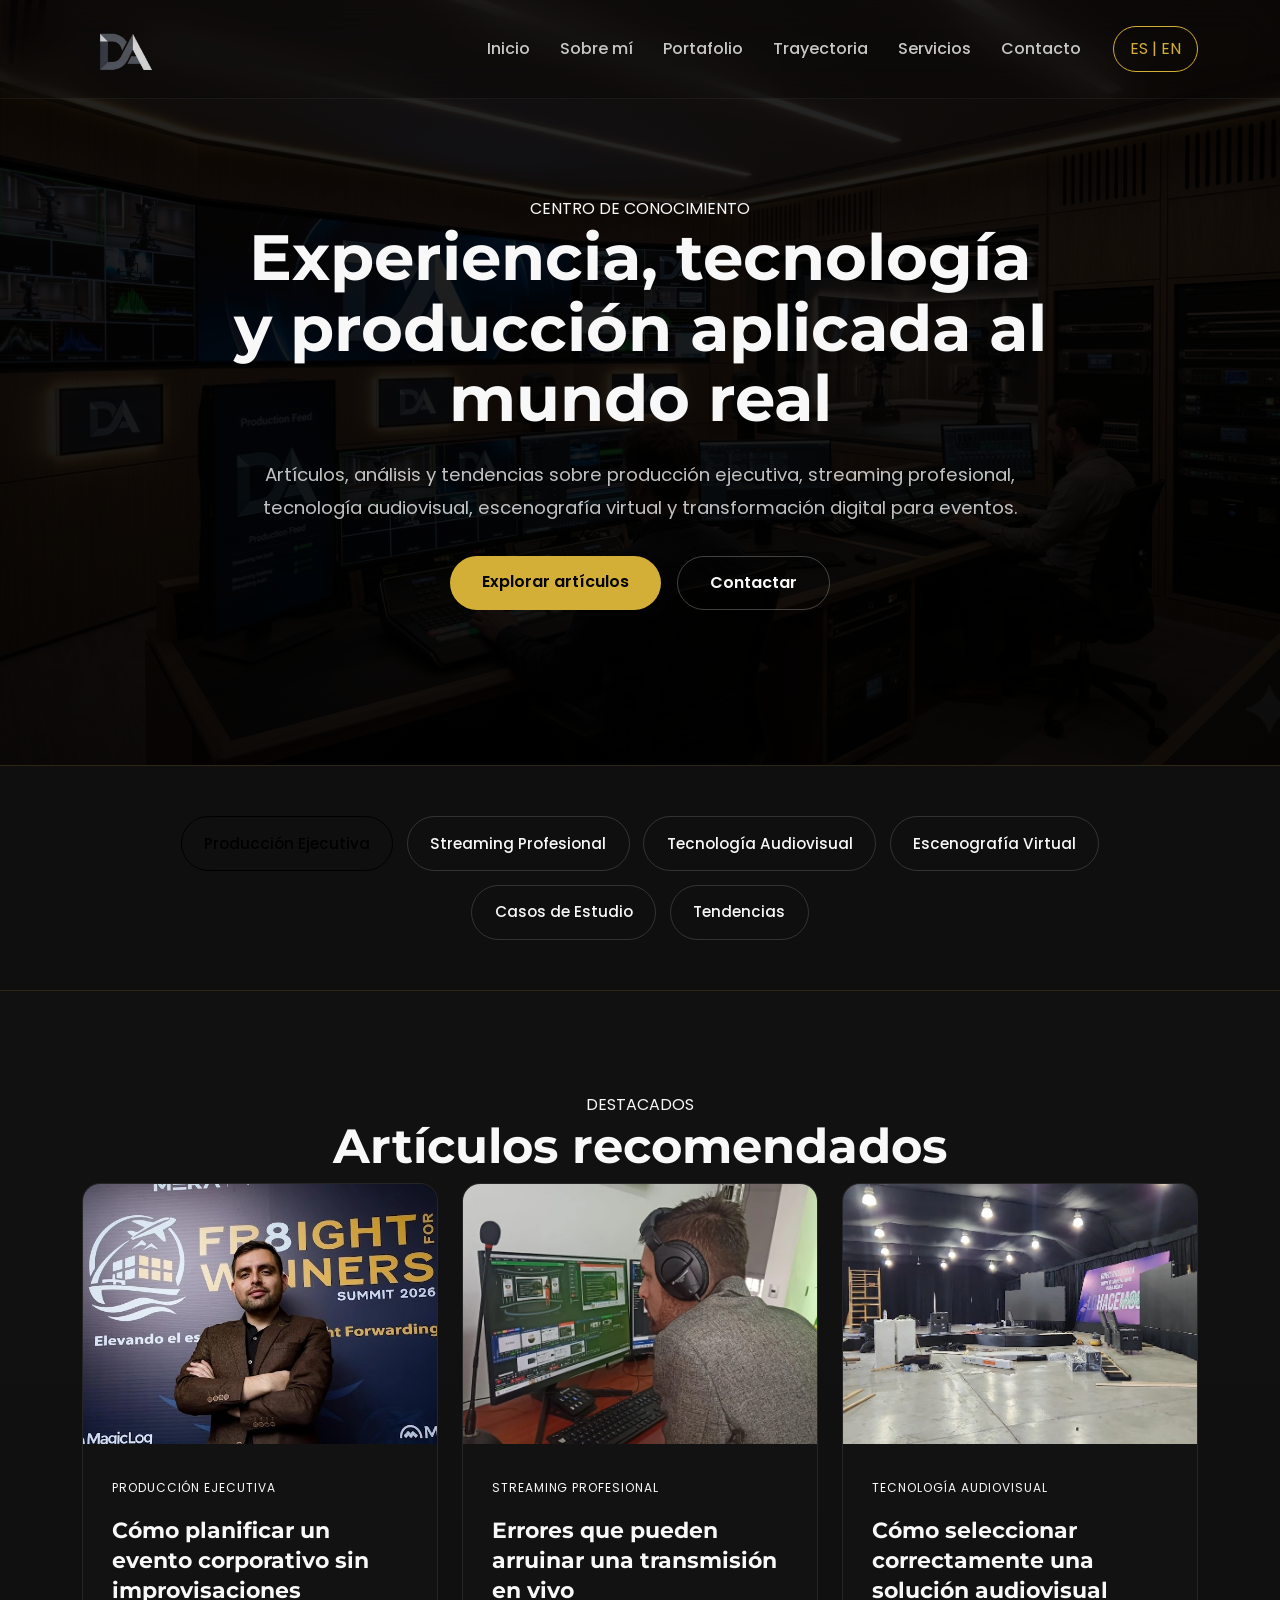
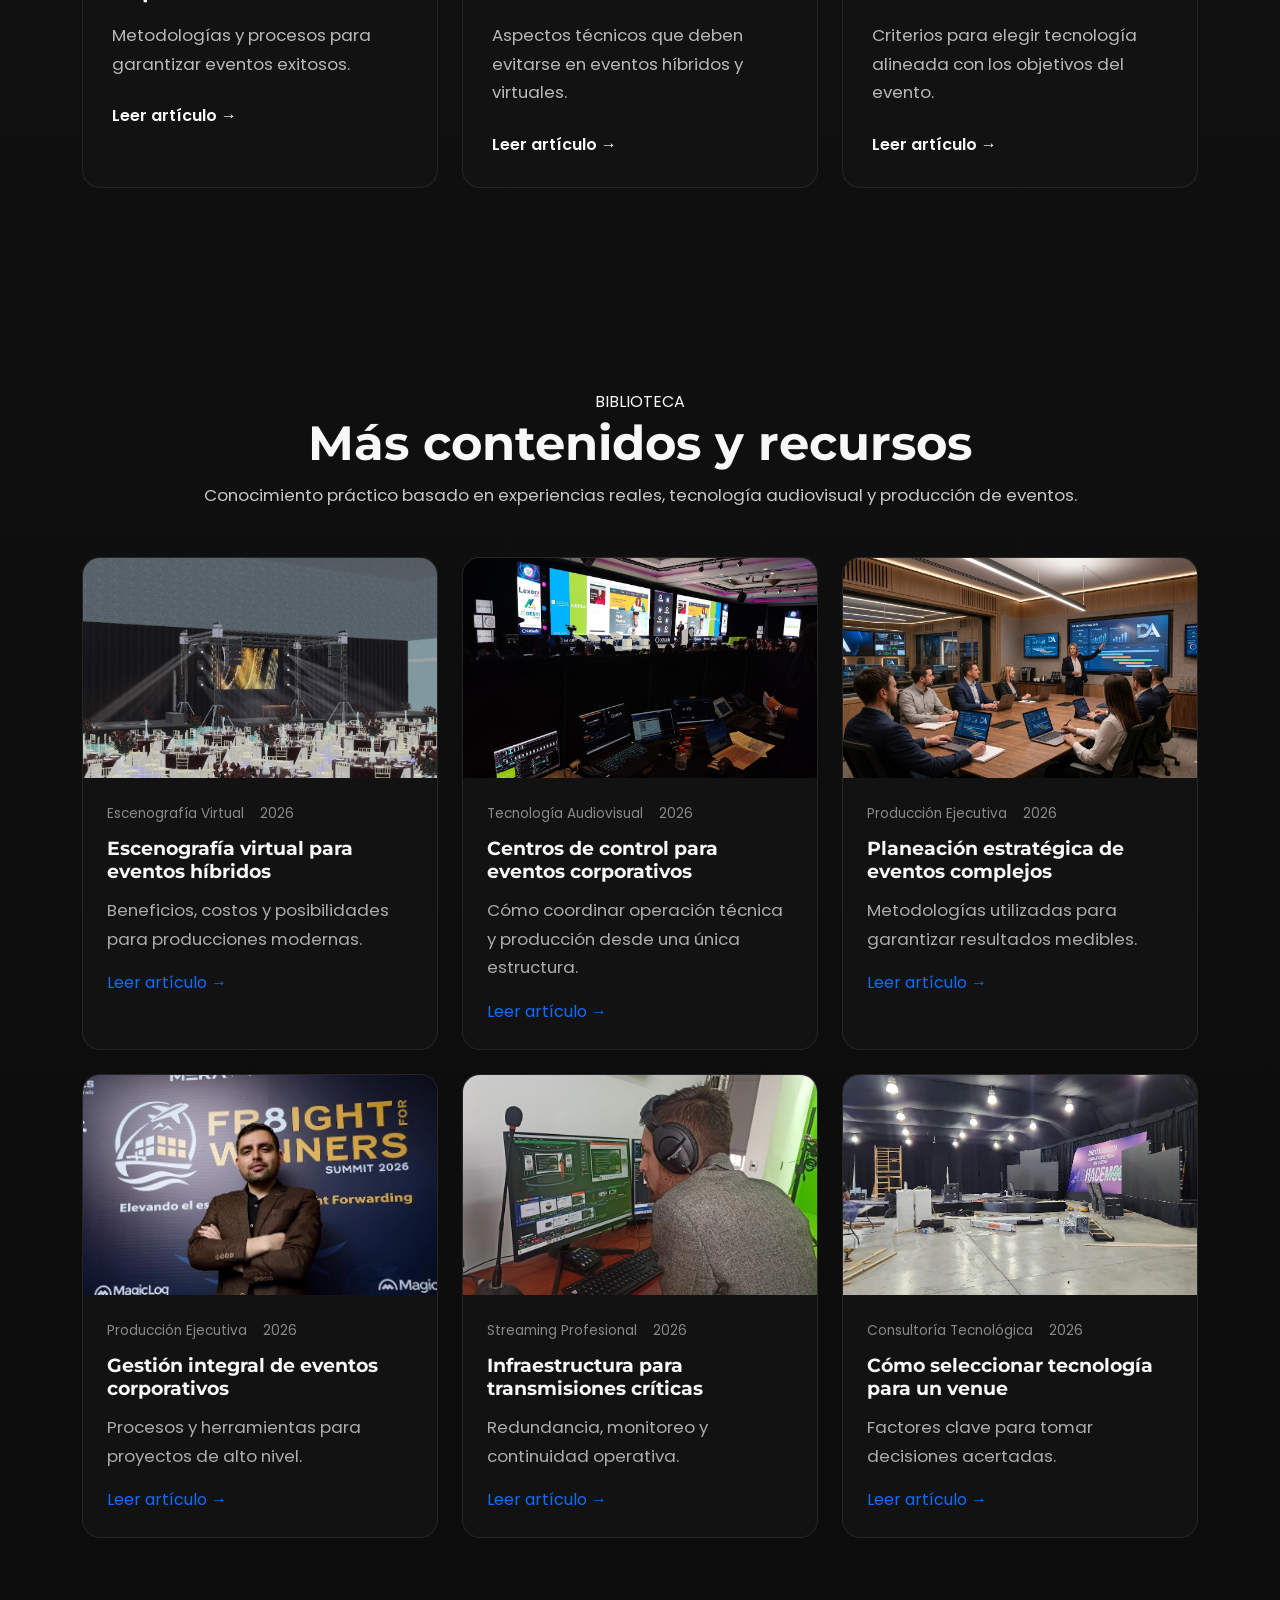
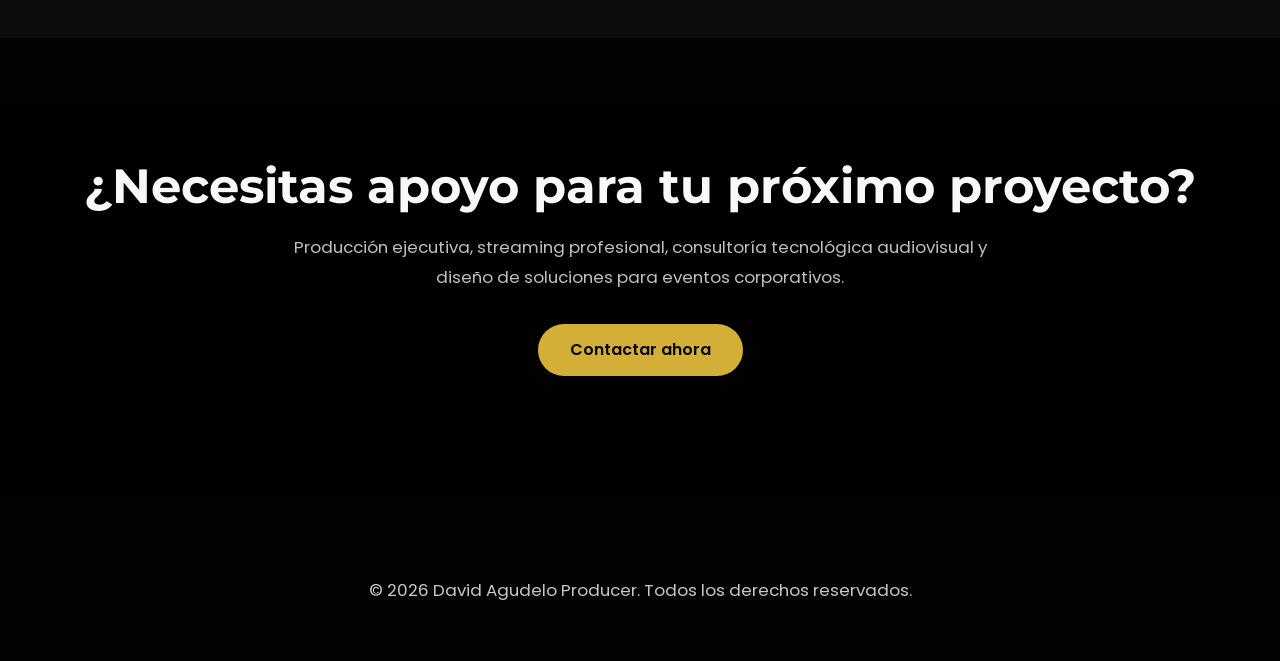
<file: pages/blog.html>
<!DOCTYPE html>
<html lang="es">

<head>

    <meta charset="UTF-8">
    <meta name="viewport" content="width=device-width, initial-scale=1.0">

    <title>Blog | David Agudelo Producer</title>

    <meta name="description"
        content="Artículos, experiencias y tendencias sobre producción ejecutiva, tecnología audiovisual, streaming profesional, escenografía virtual y broadcast.">

    <meta name="keywords"
        content="Producción Ejecutiva, Streaming Profesional, Tecnología Audiovisual, Broadcast, Escenografía Virtual, Eventos Corporativos">

    <meta name="author"
        content="David Agudelo Producer">

        <link rel="icon"
        href="../assets/logo/favicon-32.png">

    <!-- Bootstrap -->
    <link href="https://cdn.jsdelivr.net/npm/bootstrap@5.3.3/dist/css/bootstrap.min.css" rel="stylesheet">

    <!-- Bootstrap Icons -->
    <link href="https://cdn.jsdelivr.net/npm/bootstrap-icons@1.11.3/font/bootstrap-icons.css" rel="stylesheet">

    <!-- AOS -->
    <link href="https://unpkg.com/aos@2.3.4/dist/aos.css" rel="stylesheet">

    <!-- Main CSS -->
    <link rel="stylesheet" href="../css/style.css">

    <!-- OPEN GRAPH -->

<meta property="og:type"
      content="website">

<meta property="og:site_name"
      content="David Agudelo Producer">

<meta property="og:title"
      content="David Agudelo Producer">

<meta property="og:description"
      content="Productor Ejecutivo, Consultor Tecnológico Audiovisual, Especialista en Streaming Profesional y Producción Audiovisual.">

<meta property="og:image"
      content="https://davidagudeloproducer.com/assets/images/og-cover.webp">

<meta property="og:url"
      content="https://davidagudeloproducer.com">

<!-- TWITTER/X -->

<meta name="twitter:card"
      content="summary_large_image">

<meta name="twitter:title"
      content="David Agudelo Producer">

<meta name="twitter:description"
      content="Producción Ejecutiva, Streaming Profesional y Consultoría Tecnológica Audiovisual.">

<meta name="twitter:image"
      content="https://davidagudeloproducer.com/assets/images/og-cover.webp">

      <link rel="canonical"
      href="https://davidagudeloproducer.com/pages/blog.html">

</head>

<body>

<!-- NAVBAR -->

<nav class="navbar navbar-expand-lg navbar-dark fixed-top custom-navbar">

    <div class="container">

        <a class="navbar-brand"
           href="../index.html">

            <img src="../assets/logos/logo.png"
                 alt="David Agudelo Producer">

        </a>

        <button class="navbar-toggler"
                type="button"
                data-bs-toggle="collapse"
                data-bs-target="#navbarContent">

            <span class="navbar-toggler-icon"></span>

        </button>

        <div class="collapse navbar-collapse justify-content-end"
             id="navbarContent">

            <ul class="navbar-nav align-items-lg-center">

                <li class="nav-item">
                    <a class="nav-link"
                       href="../index.html">Inicio</a>
                </li>

                <li class="nav-item">
                    <a class="nav-link"
                       href="about.html">Sobre mí</a>
                </li>

                <li class="nav-item">
                    <a class="nav-link"
                       href="portfolio.html">Portafolio</a>
                </li>

                <li class="nav-item">
                    <a class="nav-link"
                       href="career.html">Trayectoria</a>
                </li>

                <li class="nav-item">
                    <a class="nav-link"
                       href="services.html">Servicios</a>
                </li>

                <li class="nav-item">
                    <a class="nav-link"
                       href="contact.html">Contacto</a>
                </li>

                <li class="nav-item ms-lg-4">

                    <button class="language-btn">
                        ES | EN
                    </button>

                </li>

            </ul>

        </div>

    </div>

</nav>


    <!-- HERO -->

    <section class="blog-hero">

        <div class="container">

            <div class="row justify-content-center">

                <div class="col-lg-9 text-center">

                    <span class="section-tag"
                        data-aos="fade-up">

                        CENTRO DE CONOCIMIENTO

                    </span>

                    <h1 data-aos="fade-up"
                        data-aos-delay="100">

                        Experiencia, tecnología y producción aplicada al mundo real

                    </h1>

                    <p data-aos="fade-up"
                        data-aos-delay="200">

                        Artículos, análisis y tendencias sobre producción ejecutiva,
                        streaming profesional, tecnología audiovisual,
                        escenografía virtual y transformación digital para eventos.

                    </p>

                    <div class="hero-buttons"
                        data-aos="fade-up"
                        data-aos-delay="300">

                        <a href="#featured-posts"
                            class="btn btn-gold">

                            Explorar artículos

                        </a>

                        <a href="contact.html"
                            class="btn btn-outline-light">

                            Contactar

                        </a>

                    </div>

                </div>

            </div>

        </div>

    </section>

    <!-- CATEGORÍAS -->

    <section class="blog-categories">

        <div class="container">

            <div class="category-wrapper">

                <button class="blog-category active">
                    Producción Ejecutiva
                </button>

                <button class="blog-category">
                    Streaming Profesional
                </button>

                <button class="blog-category">
                    Tecnología Audiovisual
                </button>

                <button class="blog-category">
                    Escenografía Virtual
                </button>

                <button class="blog-category">
                    Casos de Estudio
                </button>

                <button class="blog-category">
                    Tendencias
                </button>

            </div>

        </div>

    </section>

    <!-- DESTACADOS -->

    <section id="featured-posts"
        class="featured-posts">

        <div class="container">

            <div class="section-header text-center">

                <span class="section-tag">
                    DESTACADOS
                </span>

                <h2>
                    Artículos recomendados
                </h2>

            </div>

            <div class="row g-4">

                <div class="col-lg-4">

                    <article class="blog-card"
                        data-aos="fade-up">

                        <img src="../assets/images/blog/post01.webp"
                            alt="Producción Ejecutiva">

                        <div class="blog-card-content">

                            <span class="blog-category-tag">
                                Producción Ejecutiva
                            </span>

                            <h3>
                                Cómo planificar un evento corporativo sin improvisaciones
                            </h3>

                            <p>
                                Metodologías y procesos para garantizar
                                eventos exitosos.
                            </p>

                            <a href="posts/articulo-01.html">
                                Leer artículo →
                            </a>

                        </div>

                    </article>

                </div>

                <div class="col-lg-4">

                    <article class="blog-card"
                        data-aos="fade-up"
                        data-aos-delay="100">

                        <img src="../assets/images/blog/post02.webp"
                            alt="Streaming Profesional">

                        <div class="blog-card-content">

                            <span class="blog-category-tag">
                                Streaming Profesional
                            </span>

                            <h3>
                                Errores que pueden arruinar una transmisión en vivo
                            </h3>

                            <p>
                                Aspectos técnicos que deben evitarse
                                en eventos híbridos y virtuales.
                            </p>

                            <a href="posts/articulo-02.html">
                                Leer artículo →
                            </a>

                        </div>

                    </article>

                </div>

                <div class="col-lg-4">

                    <article class="blog-card"
                        data-aos="fade-up"
                        data-aos-delay="200">

                        <img src="../assets/images/blog/post03.webp"
                            alt="Tecnología Audiovisual">

                        <div class="blog-card-content">

                            <span class="blog-category-tag">
                                Tecnología Audiovisual
                            </span>

                            <h3>
                                Cómo seleccionar correctamente una solución audiovisual
                            </h3>

                            <p>
                                Criterios para elegir tecnología alineada
                                con los objetivos del evento.
                            </p>

                            <a href="posts/articulo-03.html">
                                Leer artículo →
                            </a>

                        </div>

                    </article>

                </div>

            </div>

        </div>

    </section>
    <!-- BIBLIOTECA DE ARTÍCULOS -->

<section class="blog-grid">

    <div class="container">

        <div class="section-header text-center mb-5">

            <span class="section-tag">
                BIBLIOTECA
            </span>

            <h2>
                Más contenidos y recursos
            </h2>

            <p>
                Conocimiento práctico basado en experiencias reales,
                tecnología audiovisual y producción de eventos.
            </p>

        </div>

        <div class="row g-4">

            <!-- ARTÍCULO 04 -->

            <div class="col-lg-4 col-md-6">

                <article class="blog-grid-item">

                    <img src="../assets/images/blog/post04.webp"
                        alt="Escenografía Virtual">

                    <div class="blog-grid-content">

                        <div class="blog-grid-meta">

                            <span>
                                Escenografía Virtual
                            </span>

                            <span>
                                2026
                            </span>

                        </div>

                        <h4>
                            Escenografía virtual para eventos híbridos
                        </h4>

                        <p>
                            Beneficios, costos y posibilidades para
                            producciones modernas.
                        </p>

                        <a href="#">
                            Leer artículo →
                        </a>

                    </div>

                </article>

            </div>

            <!-- ARTÍCULO 05 -->

            <div class="col-lg-4 col-md-6">

                <article class="blog-grid-item">

                    <img src="../assets/images/blog/post05.webp"
                        alt="Control Técnico">

                    <div class="blog-grid-content">

                        <div class="blog-grid-meta">

                            <span>
                                Tecnología Audiovisual
                            </span>

                            <span>
                                2026
                            </span>

                        </div>

                        <h4>
                            Centros de control para eventos corporativos
                        </h4>

                        <p>
                            Cómo coordinar operación técnica y producción
                            desde una única estructura.
                        </p>

                        <a href="#">
                            Leer artículo →
                        </a>

                    </div>

                </article>

            </div>

            <!-- ARTÍCULO 06 -->

            <div class="col-lg-4 col-md-6">

                <article class="blog-grid-item">

                    <img src="../assets/images/blog/post06.webp"
                        alt="Planeación Ejecutiva">

                    <div class="blog-grid-content">

                        <div class="blog-grid-meta">

                            <span>
                                Producción Ejecutiva
                            </span>

                            <span>
                                2026
                            </span>

                        </div>

                        <h4>
                            Planeación estratégica de eventos complejos
                        </h4>

                        <p>
                            Metodologías utilizadas para garantizar
                            resultados medibles.
                        </p>

                        <a href="#">
                            Leer artículo →
                        </a>

                    </div>

                </article>

            </div>

            <!-- ARTÍCULO 07 -->

            <div class="col-lg-4 col-md-6">

                <article class="blog-grid-item">

                    <img src="../assets/images/blog/post01.webp"
                        alt="Producción Ejecutiva">

                    <div class="blog-grid-content">

                        <div class="blog-grid-meta">

                            <span>
                                Producción Ejecutiva
                            </span>

                            <span>
                                2026
                            </span>

                        </div>

                        <h4>
                            Gestión integral de eventos corporativos
                        </h4>

                        <p>
                            Procesos y herramientas para proyectos de alto nivel.
                        </p>

                        <a href="#">
                            Leer artículo →
                        </a>

                    </div>

                </article>

            </div>

            <!-- ARTÍCULO 08 -->

            <div class="col-lg-4 col-md-6">

                <article class="blog-grid-item">

                    <img src="../assets/images/blog/post02.webp"
                        alt="Streaming">

                    <div class="blog-grid-content">

                        <div class="blog-grid-meta">

                            <span>
                                Streaming Profesional
                            </span>

                            <span>
                                2026
                            </span>

                        </div>

                        <h4>
                            Infraestructura para transmisiones críticas
                        </h4>

                        <p>
                            Redundancia, monitoreo y continuidad operativa.
                        </p>

                        <a href="#">
                            Leer artículo →
                        </a>

                    </div>

                </article>

            </div>

            <!-- ARTÍCULO 09 -->

            <div class="col-lg-4 col-md-6">

                <article class="blog-grid-item">

                    <img src="../assets/images/blog/post03.webp"
                        alt="Consultoría">

                    <div class="blog-grid-content">

                        <div class="blog-grid-meta">

                            <span>
                                Consultoría Tecnológica
                            </span>

                            <span>
                                2026
                            </span>

                        </div>

                        <h4>
                            Cómo seleccionar tecnología para un venue
                        </h4>

                        <p>
                            Factores clave para tomar decisiones acertadas.
                        </p>

                        <a href="#">
                            Leer artículo →
                        </a>

                    </div>

                </article>

            </div>

        </div>

    </div>

</section>

    <!-- CTA -->

    <section class="blog-cta">

        <div class="container text-center">

            <h2>
                ¿Necesitas apoyo para tu próximo proyecto?
            </h2>

            <p>
                Producción ejecutiva, streaming profesional,
                consultoría tecnológica audiovisual y diseño
                de soluciones para eventos corporativos.
            </p>

            <a href="contact.html"
                class="btn btn-gold">

                Contactar ahora

            </a>

        </div>

    </section>

    <!-- FOOTER -->

    <footer class="footer">

        <div class="container">

            <div class="row">

                <div class="col-lg-12 text-center">

                    <p>

                        © 2026 David Agudelo Producer.
                        Todos los derechos reservados.

                    </p>

                </div>

            </div>

        </div>

    </footer>

    <!-- Bootstrap -->

    <script src="https://cdn.jsdelivr.net/npm/bootstrap@5.3.3/dist/js/bootstrap.bundle.min.js"></script>

    <!-- AOS -->

    <script src="https://unpkg.com/aos@2.3.4/dist/aos.js"></script>

    <script>
        AOS.init({
            once: true,
            duration: 800
        });
    </script>

    <!-- JS -->

    <script src="../js/main.js"></script>
    <script src="../js/blog.js"></script>

</body>

</html>
</file>
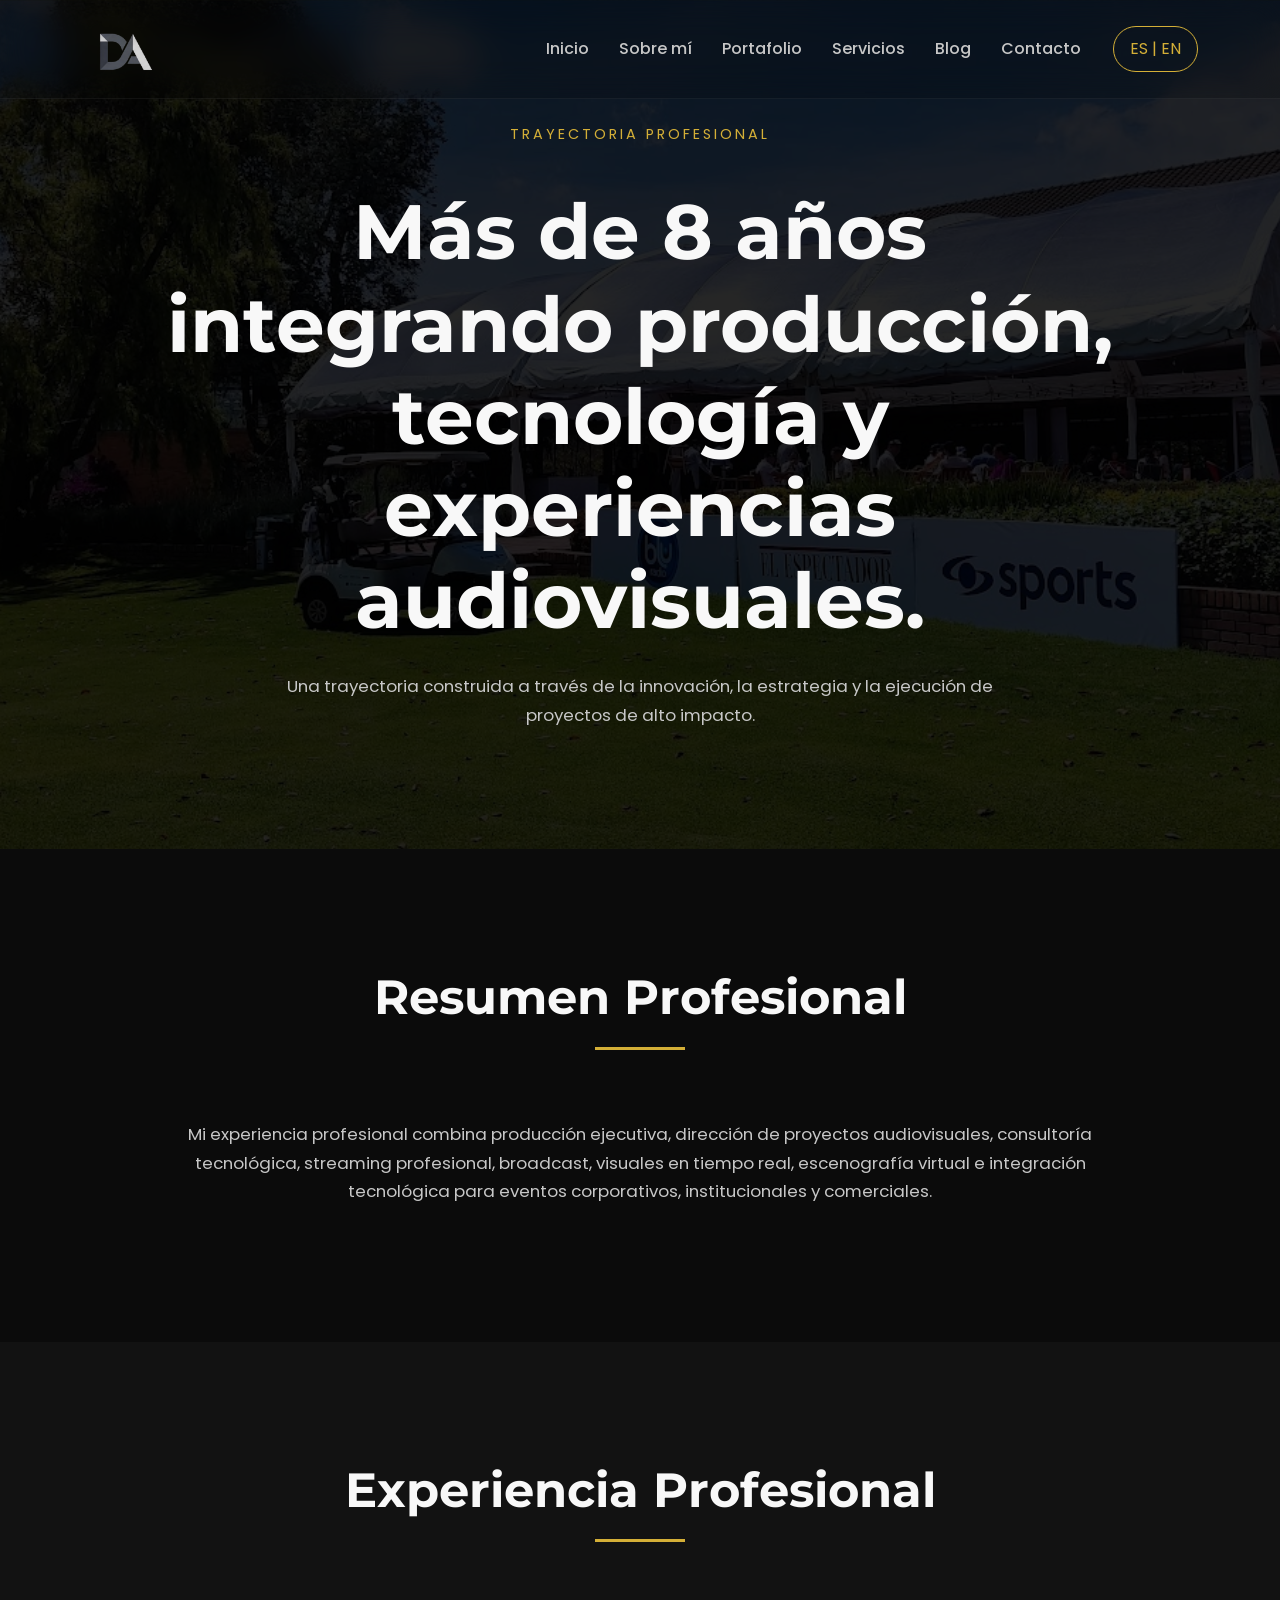
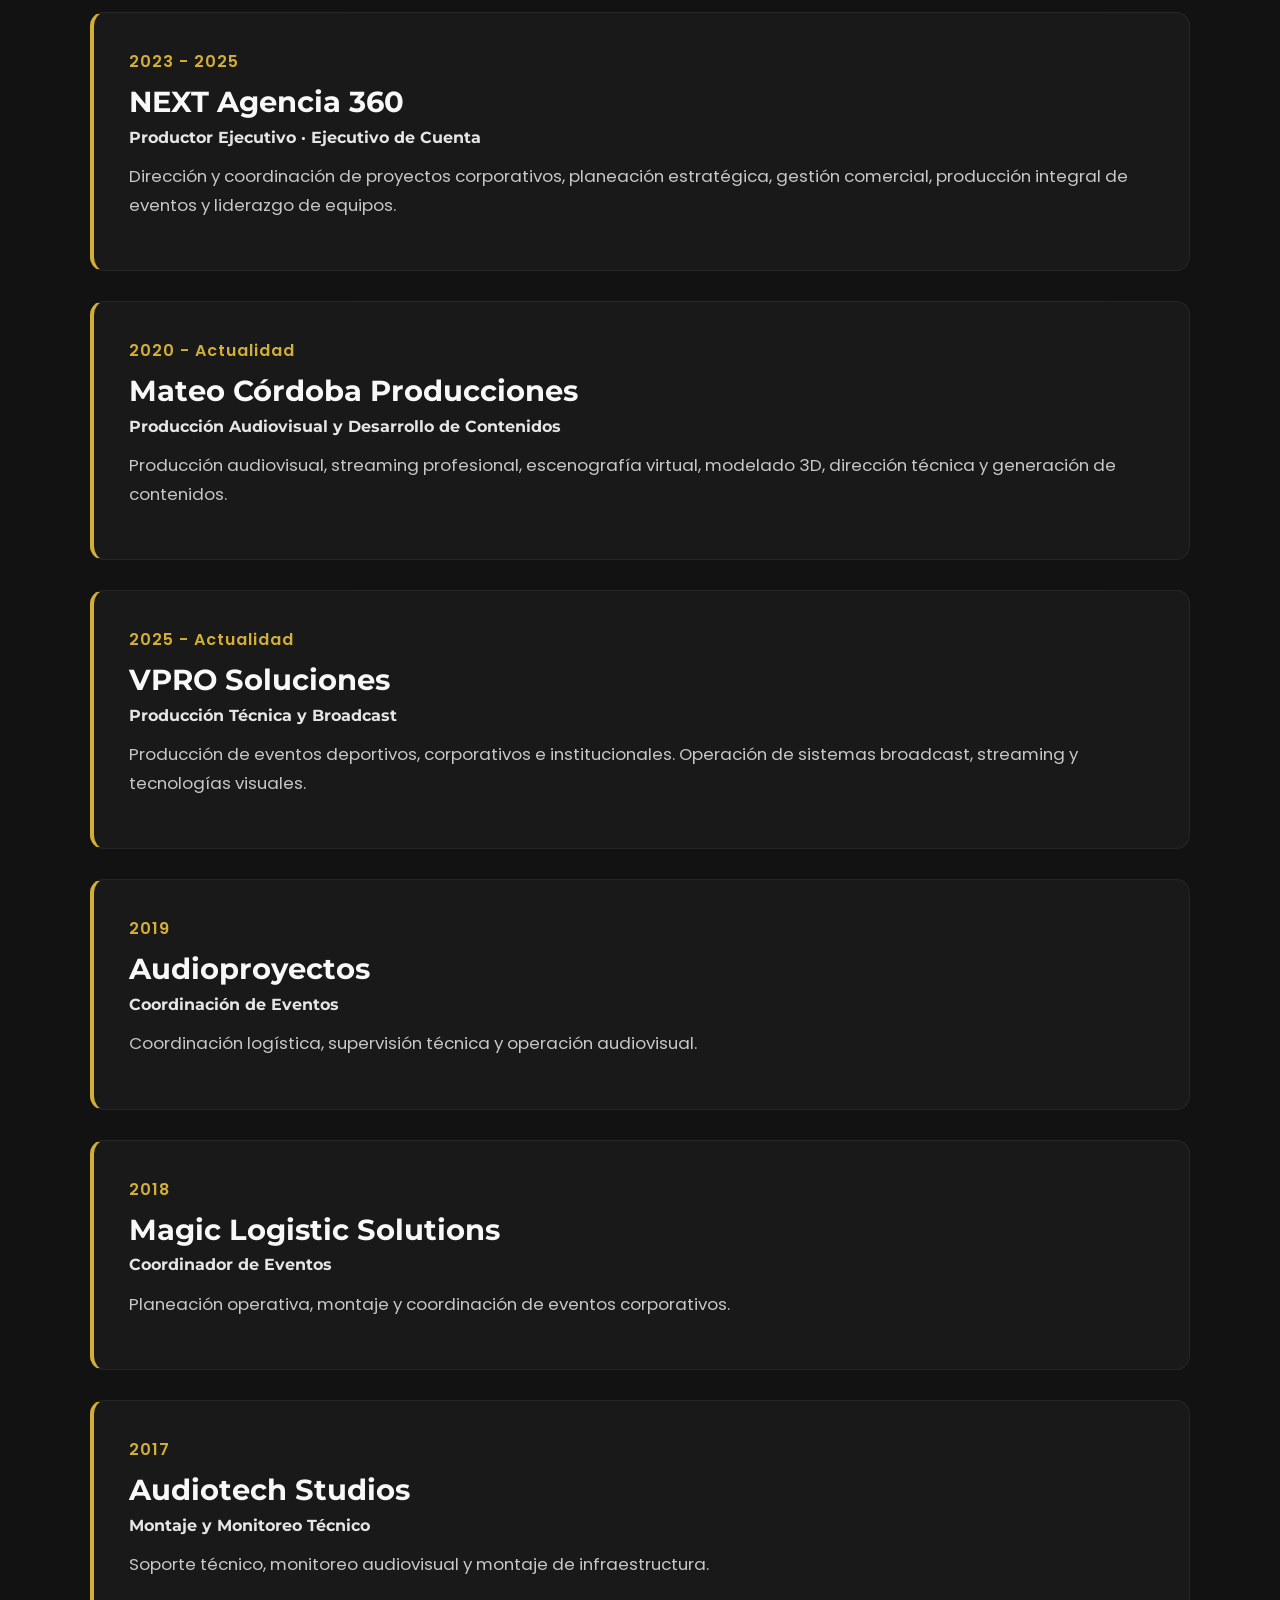
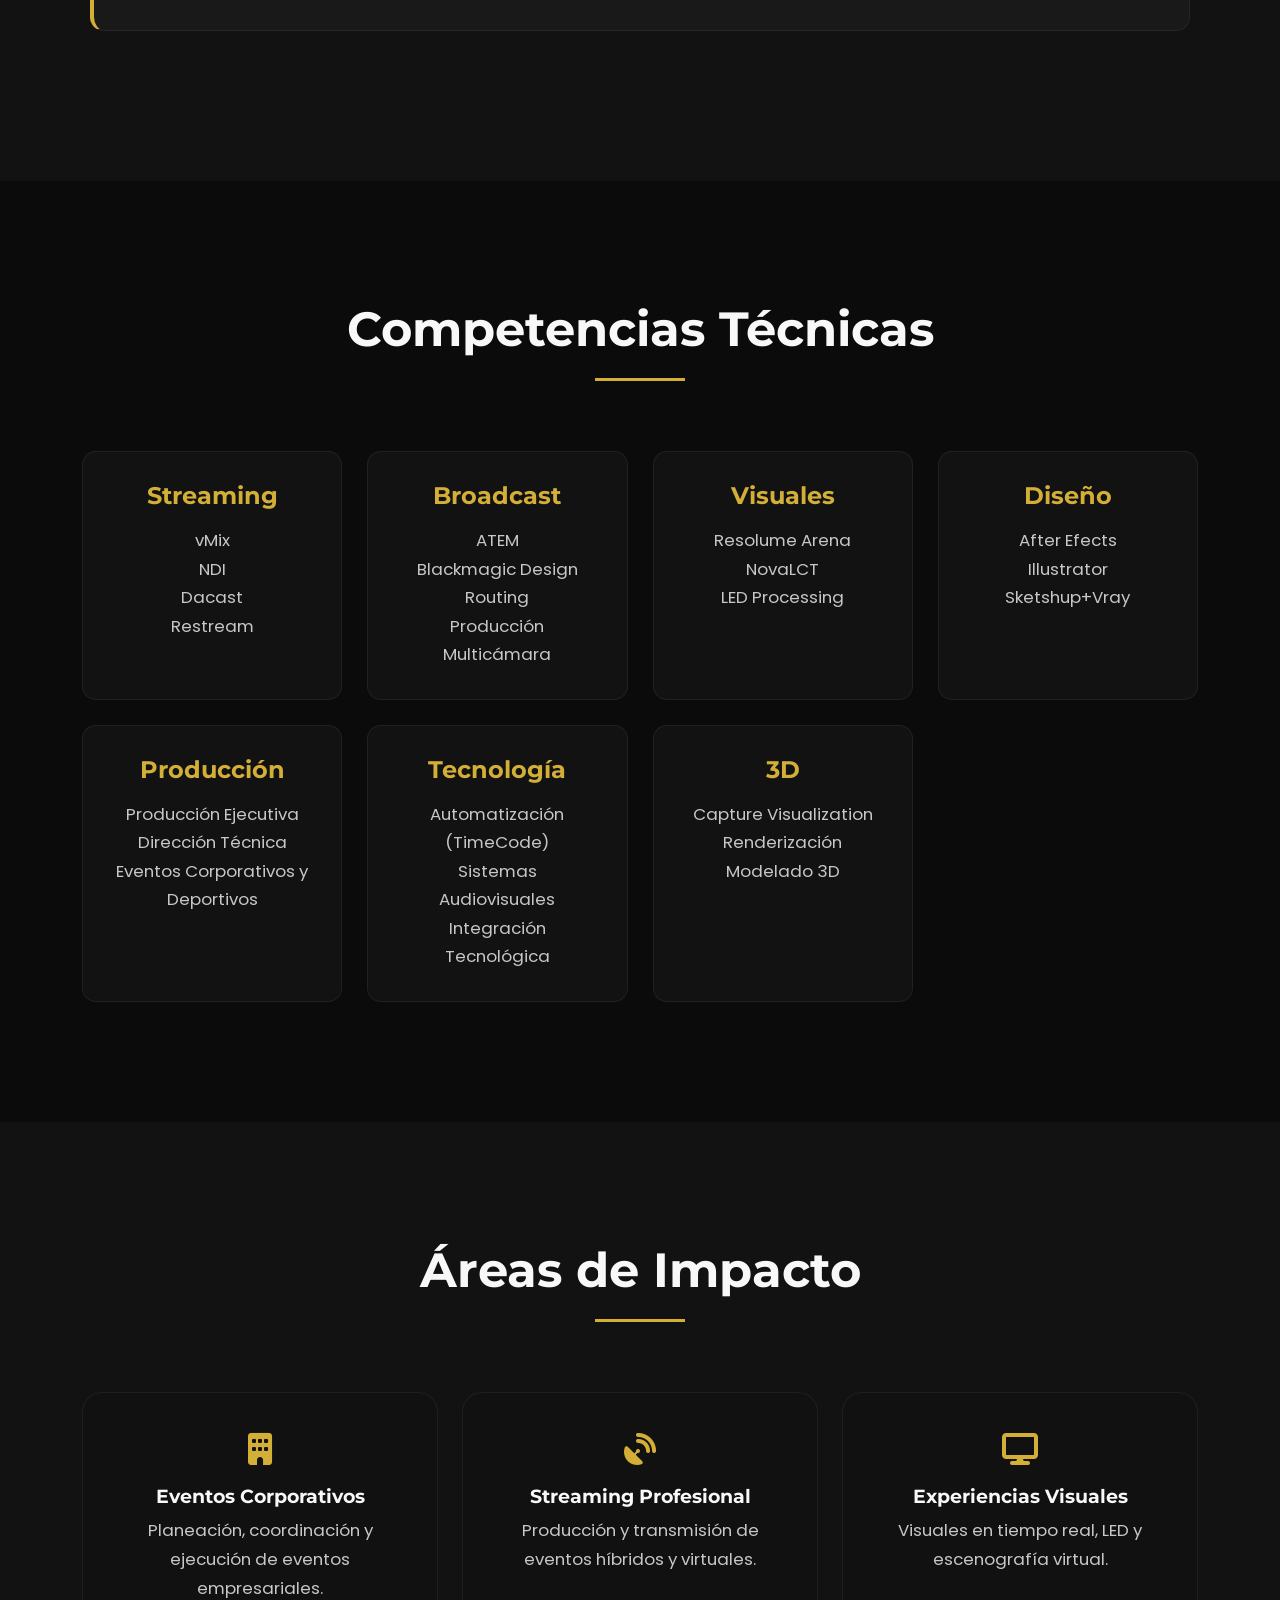
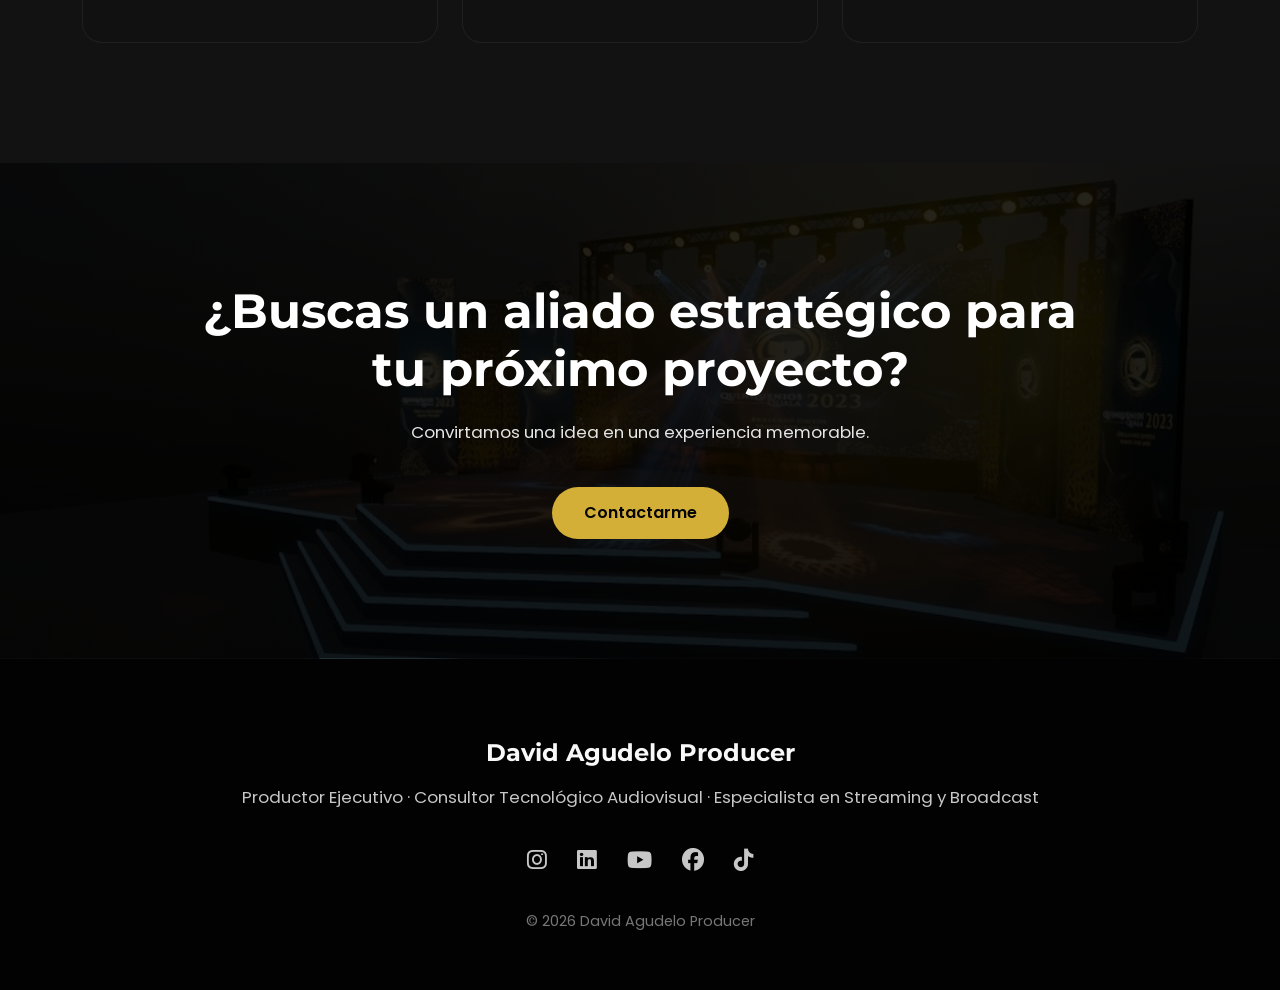
<file: pages/career.html>
<!DOCTYPE html>
<html lang="es">

<head>

    <meta charset="UTF-8">

    <meta name="viewport"
          content="width=device-width, initial-scale=1.0">

    <title>Trayectoria Profesional | David Agudelo Producer</title>

    <meta name="description"
          content="Trayectoria profesional de David Agudelo Producer. Productor Ejecutivo, Consultor Tecnológico Audiovisual y Especialista en Streaming y Broadcast.">

    <meta name="keywords"
          content="David Agudelo Producer, Productor Ejecutivo, Streaming Profesional, Broadcast, Producción Audiovisual, Consultoría Tecnológica">

    <meta name="author"
          content="David Agudelo Producer">

        <link rel="icon"
        href="../assets/logo/favicon-32.png">

        <link href="https://cdn.jsdelivr.net/npm/bootstrap-icons@1.11.3/font/bootstrap-icons.css" rel="stylesheet">

    <link href="https://cdn.jsdelivr.net/npm/bootstrap@5.3.3/dist/css/bootstrap.min.css"
          rel="stylesheet">

    <link href="https://cdnjs.cloudflare.com/ajax/libs/font-awesome/6.5.2/css/all.min.css"
          rel="stylesheet">

    <link href="https://unpkg.com/aos@2.3.4/dist/aos.css"
          rel="stylesheet">

    <link rel="stylesheet"
          href="../css/style.css">

          <!-- OPEN GRAPH -->

<meta property="og:type"
      content="website">

<meta property="og:site_name"
      content="David Agudelo Producer">

<meta property="og:title"
      content="David Agudelo Producer">

<meta property="og:description"
      content="Productor Ejecutivo, Consultor Tecnológico Audiovisual, Especialista en Streaming Profesional y Producción Audiovisual.">

<meta property="og:image"
      content="https://davidagudeloproducer.com/assets/images/og-cover.webp">

<meta property="og:url"
      content="https://davidagudeloproducer.com">

<!-- TWITTER/X -->

<meta name="twitter:card"
      content="summary_large_image">

<meta name="twitter:title"
      content="David Agudelo Producer">

<meta name="twitter:description"
      content="Producción Ejecutiva, Streaming Profesional y Consultoría Tecnológica Audiovisual.">

<meta name="twitter:image"
      content="https://davidagudeloproducer.com/assets/images/og-cover.webp">

</head>

<body>

<!-- NAVBAR -->

<nav class="navbar navbar-expand-lg navbar-dark fixed-top custom-navbar">

    <div class="container">

        <a class="navbar-brand"
           href="../index.html">

            <img src="../assets/logos/logo.png"
                 alt="David Agudelo Producer">

        </a>

        <button class="navbar-toggler"
                type="button"
                data-bs-toggle="collapse"
                data-bs-target="#navbarContent">

            <span class="navbar-toggler-icon"></span>

        </button>

        <div class="collapse navbar-collapse justify-content-end"
             id="navbarContent">

            <ul class="navbar-nav align-items-lg-center">

                <li class="nav-item">
                    <a class="nav-link"
                       href="../index.html">Inicio</a>
                </li>

                <li class="nav-item">
                    <a class="nav-link"
                       href="about.html">Sobre mí</a>
                </li>

                <li class="nav-item">
                    <a class="nav-link"
                       href="portfolio.html">Portafolio</a>
                </li>

                <li class="nav-item">
                    <a class="nav-link"
                       href="services.html">Servicios</a>
                </li>

                <li class="nav-item">
                    <a class="nav-link"
                       href="blog.html">Blog</a>
                </li>

                <li class="nav-item">
                    <a class="nav-link"
                       href="contact.html">Contacto</a>
                </li>

                <li class="nav-item ms-lg-4">

                    <button class="language-btn">
                        ES | EN
                    </button>

                </li>

            </ul>

        </div>

    </div>

</nav>

<!-- HERO -->

<section class="page-hero">

    <div class="container">

        <span class="hero-tag">

            TRAYECTORIA PROFESIONAL

        </span>

        <h1 data-aos="fade-up">

            Más de 8 años integrando producción,
            tecnología y experiencias audiovisuales.

        </h1>

        <p data-aos="fade-up"
           data-aos-delay="200">

            Una trayectoria construida a través de la innovación,
            la estrategia y la ejecución de proyectos de alto impacto.

        </p>

    </div>

</section>

<!-- RESUMEN -->

<section class="section-light">

    <div class="container">

        <div class="section-title text-center"
             data-aos="fade-up">

            <h2>Resumen Profesional</h2>

        </div>

        <div class="row justify-content-center">

            <div class="col-lg-10 text-center">

                <p>

                    Mi experiencia profesional combina producción ejecutiva,
                    dirección de proyectos audiovisuales, consultoría tecnológica,
                    streaming profesional, broadcast, visuales en tiempo real,
                    escenografía virtual e integración tecnológica para eventos
                    corporativos, institucionales y comerciales.

                </p>

            </div>

        </div>

    </div>

</section>

<!-- EXPERIENCIA -->

<section class="section-dark">

    <div class="container">

        <div class="section-title text-center">

            <h2>Experiencia Profesional</h2>

        </div>

        <div class="career-timeline">

            <div class="career-item" data-aos="fade-up">

                <span>2023 - 2025</span>

                <h3>NEXT Agencia 360</h3>

                <h4>Productor Ejecutivo · Ejecutivo de Cuenta</h4>

                <p>

                    Dirección y coordinación de proyectos corporativos,
                    planeación estratégica, gestión comercial,
                    producción integral de eventos y liderazgo de equipos.

                </p>

            </div>

            <div class="career-item" data-aos="fade-up">

                <span>2020 - Actualidad</span>

                <h3>Mateo Córdoba Producciones</h3>

                <h4>Producción Audiovisual y Desarrollo de Contenidos</h4>

                <p>

                    Producción audiovisual, streaming profesional,
                    escenografía virtual, modelado 3D,
                    dirección técnica y generación de contenidos.

                </p>

            </div>

            <div class="career-item" data-aos="fade-up">

                <span>2025 - Actualidad</span>

                <h3>VPRO Soluciones</h3>

                <h4>Producción Técnica y Broadcast</h4>

                <p>

                    Producción de eventos deportivos,
                    corporativos e institucionales.
                    Operación de sistemas broadcast,
                    streaming y tecnologías visuales.

                </p>

            </div>

            <div class="career-item" data-aos="fade-up">

                <span>2019</span>

                <h3>Audioproyectos</h3>

                <h4>Coordinación de Eventos</h4>

                <p>

                    Coordinación logística,
                    supervisión técnica y operación audiovisual.

                </p>

            </div>

            <div class="career-item" data-aos="fade-up">

                <span>2018</span>

                <h3>Magic Logistic Solutions</h3>

                <h4>Coordinador de Eventos</h4>

                <p>

                    Planeación operativa,
                    montaje y coordinación de eventos corporativos.

                </p>

            </div>

            <div class="career-item" data-aos="fade-up">

                <span>2017</span>

                <h3>Audiotech Studios</h3>

                <h4>Montaje y Monitoreo Técnico</h4>

                <p>

                    Soporte técnico,
                    monitoreo audiovisual y montaje de infraestructura.

                </p>

            </div>

        </div>

    </div>

</section>

<!-- COMPETENCIAS -->

<section class="section-light">

    <div class="container">

        <div class="section-title text-center">

            <h2>Competencias Técnicas</h2>

        </div>

        <div class="skills-grid">

            <div class="skill-card" data-aos="zoom-in">

                <h4>Streaming</h4>

                <p>

                    vMix<br>
                    NDI<br>
                    Dacast<br>
                    Restream

                </p>

            </div>

            <div class="skill-card" data-aos="zoom-in">

                <h4>Broadcast</h4>

                <p>

                    ATEM<br>
                    Blackmagic Design<br>
                    Routing<br>
                    Producción Multicámara

                </p>

            </div>

            <div class="skill-card" data-aos="zoom-in">

                <h4>Visuales</h4>

                <p>

                    Resolume Arena<br>
                    NovaLCT<br>
                    LED Processing

                </p>

            </div>

            <div class="skill-card" data-aos="zoom-in">

                <h4>Diseño</h4>

                <p>

                    After Efects<br>
                    Illustrator<br>
                    Sketshup+Vray

                </p>

            </div>

            <div class="skill-card" data-aos="zoom-in">

                <h4>Producción</h4>

                <p>

                    Producción Ejecutiva<br>
                    Dirección Técnica<br>
                    Eventos Corporativos y Deportivos

                </p>

            </div>

            <div class="skill-card" data-aos="zoom-in">

                <h4>Tecnología</h4>

                <p>

                    Automatización (TimeCode)<br>
                    Sistemas Audiovisuales<br>
                    Integración Tecnológica

                </p>

            </div>

            <div class="skill-card" data-aos="zoom-in">

                <h4>3D</h4>

                <p>

                    Capture Visualization<br>
                    Renderización<br>
                    Modelado 3D

                </p>

            </div>

        </div>

    </div>

</section>

<!-- LOGROS -->

<section class="section-dark">

    <div class="container">

        <div class="section-title text-center">

            <h2>Áreas de Impacto</h2>

        </div>

        <div class="row g-4">

            <div class="col-md-4">

                <div class="service-card">

                    <i class="fa-solid fa-building"></i>

                    <h4>Eventos Corporativos</h4>

                    <p>

                        Planeación, coordinación y ejecución
                        de eventos empresariales.

                    </p>

                </div>

            </div>

            <div class="col-md-4">

                <div class="service-card">

                    <i class="fa-solid fa-satellite-dish"></i>

                    <h4>Streaming Profesional</h4>

                    <p>

                        Producción y transmisión
                        de eventos híbridos y virtuales.

                    </p>

                </div>

            </div>

            <div class="col-md-4">

                <div class="service-card">

                    <i class="fa-solid fa-display"></i>

                    <h4>Experiencias Visuales</h4>

                    <p>

                        Visuales en tiempo real,
                        LED y escenografía virtual.

                    </p>

                </div>

            </div>

        </div>

    </div>

</section>

<!-- CTA -->

<section class="cta-section"
         data-aos="zoom-in">

    <div class="container text-center">

        <h2>

            ¿Buscas un aliado estratégico
            para tu próximo proyecto?

        </h2>

        <p>

            Convirtamos una idea en una experiencia memorable.

        </p>

        <a href="https://api.whatsapp.com/send?phone=573044277722&text=Hola%2C+%C2%A1Quiero+que+me+contactes%21"
           target="_blank"
           class="btn btn-gold">

            Contactarme

        </a>

    </div>

</section>

<!-- FOOTER -->

<footer>

    <div class="container text-center">

        <h4>David Agudelo Producer</h4>

        <p>

            Productor Ejecutivo ·
            Consultor Tecnológico Audiovisual ·
            Especialista en Streaming y Broadcast

        </p>

        <div class="social-icons">

            <a href="https://www.instagram.com/jdagudelo_producer/" target="_blank">
                <i class="fab fa-instagram"></i>
            </a>

            <a href="https://www.linkedin.com/in/david-agudelo-b6a9703b2/" target="_blank">
                <i class="fab fa-linkedin"></i>
            </a>

            <a href="https://www.youtube.com/@jUaNDaVIdaGUDeLOdavid97" target="_blank">
                <i class="fab fa-youtube"></i>
            </a>

            <a href="https://www.facebook.com/share/1BVFYpHr1o/" target="_blank">
                <i class="fab fa-facebook"></i>
            </a>

            <a href="https://www.tiktok.com/@user0858854939484" target="_blank">
                <i class="fab fa-tiktok"></i>
            </a>

        </div>

        <p class="copyright">
            © 2026 David Agudelo Producer
        </p>

    </div>

</footer>

<script src="https://cdn.jsdelivr.net/npm/bootstrap@5.3.3/dist/js/bootstrap.bundle.min.js"></script>

<script src="https://unpkg.com/aos@2.3.4/dist/aos.js"></script>

<script src="../js/main.js"></script>

</body>
</html>
</file>
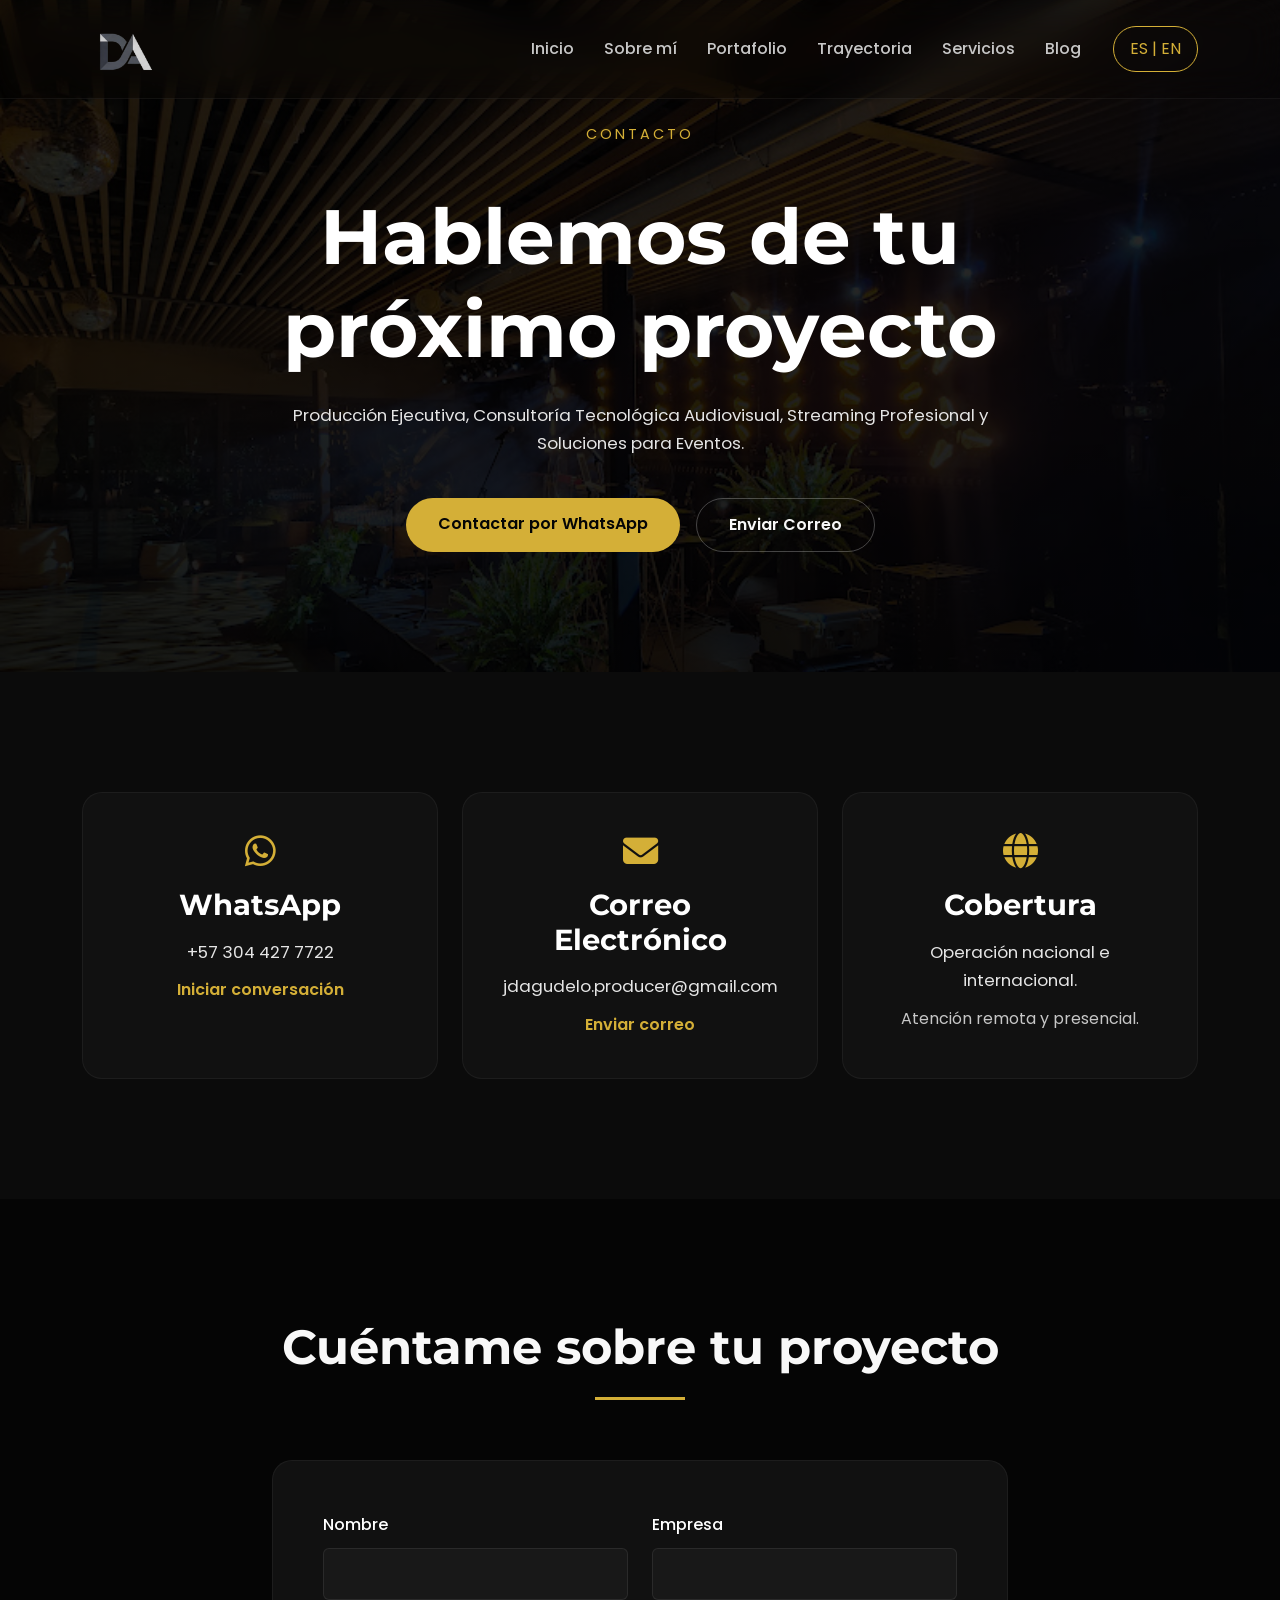
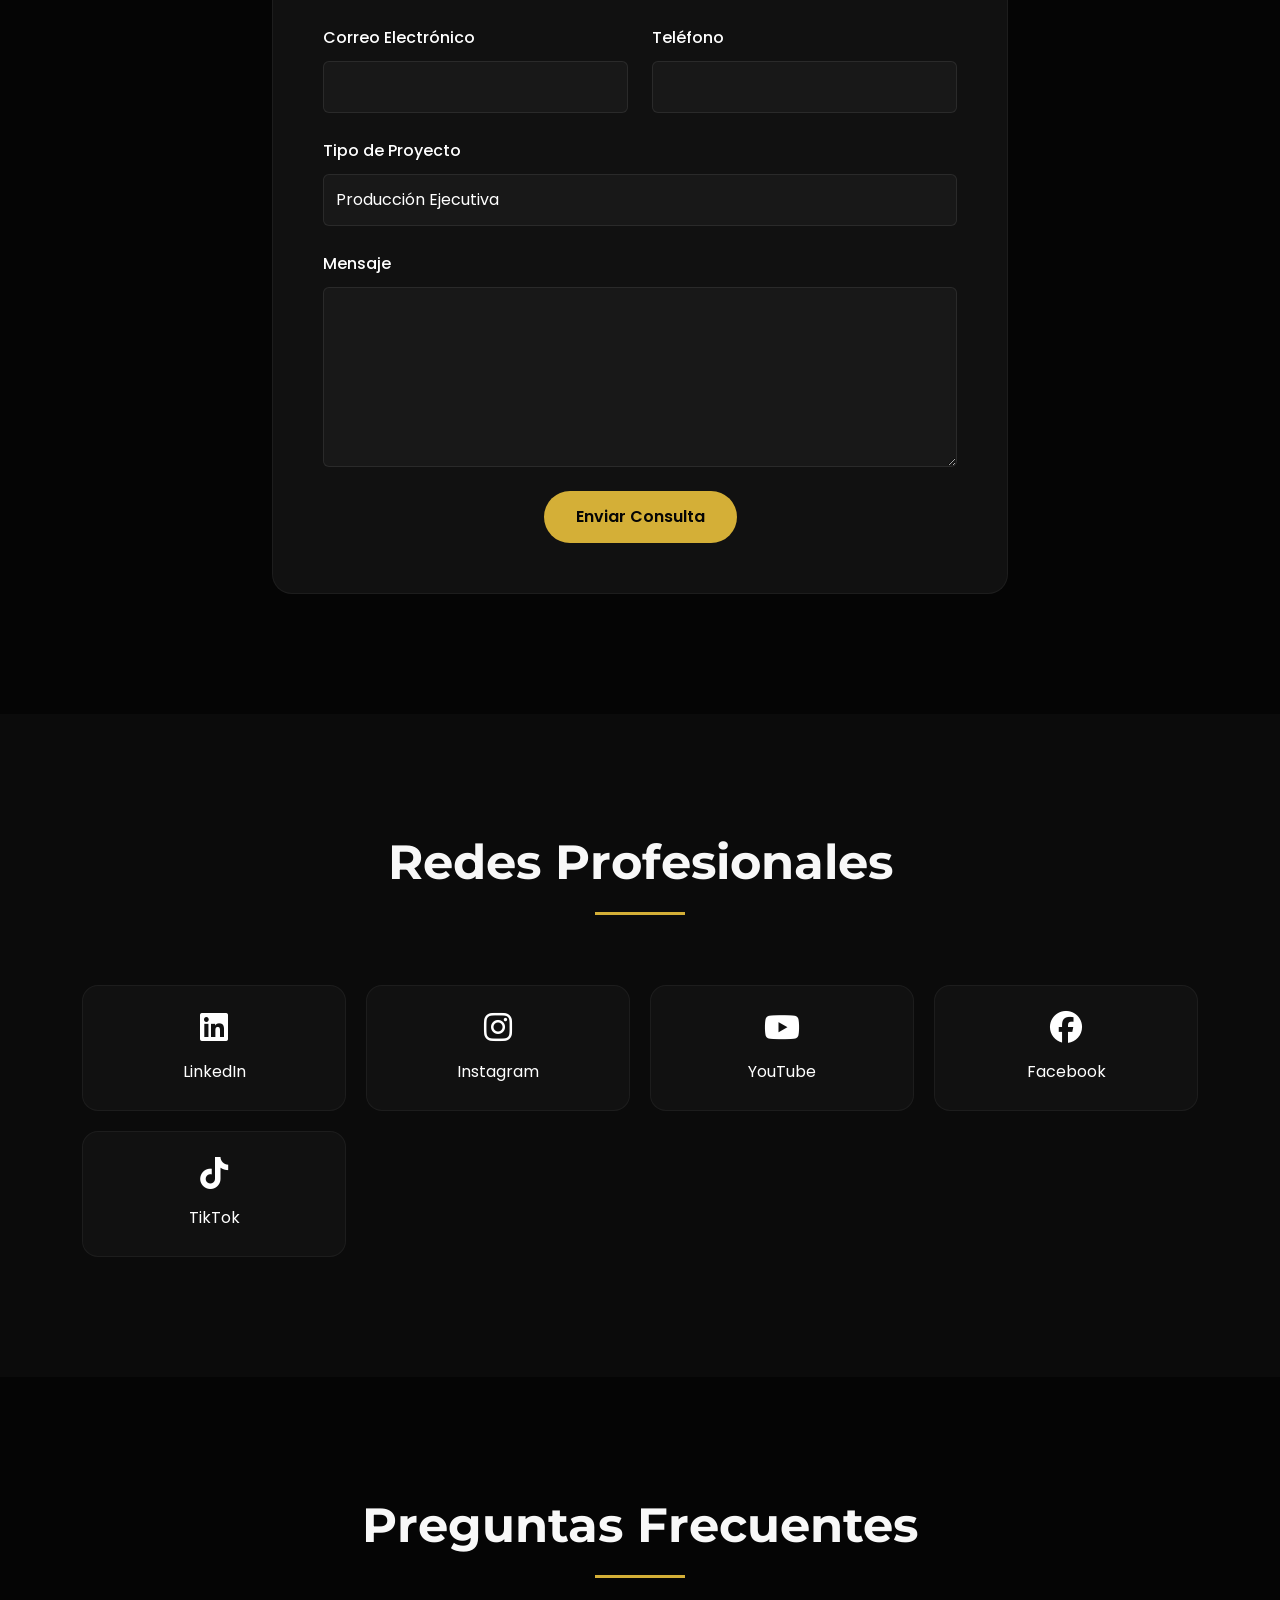
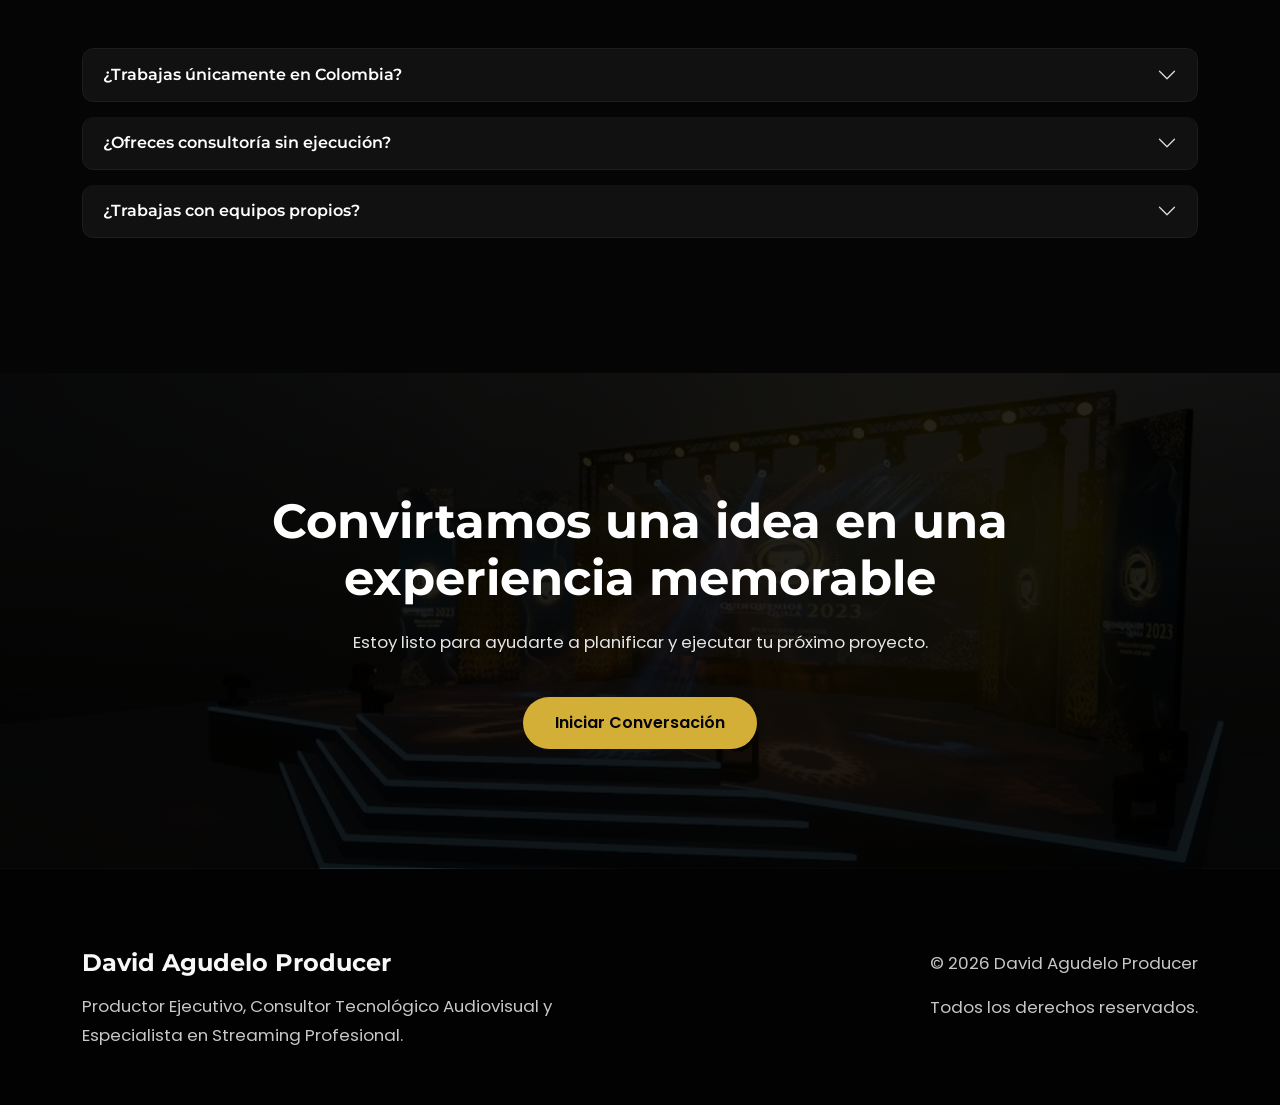
<file: pages/contact.html>
<!DOCTYPE html>
<html lang="es">

<head>

    <meta charset="UTF-8">

    <meta name="viewport"
          content="width=device-width, initial-scale=1.0">

    <title>
        Contacto | David Agudelo Producer
    </title>

    <meta name="description"
          content="Contacta a David Agudelo Producer para Producción Ejecutiva, Consultoría Tecnológica Audiovisual, Streaming Profesional y Escenografía Virtual.">

    <meta name="keywords"
          content="Contacto, Productor Ejecutivo, Streaming Profesional, Consultor Tecnológico Audiovisual">

    <meta name="author"
          content="David Agudelo Producer">

    <meta property="og:title"
          content="Contacto | David Agudelo Producer">

    <meta property="og:description"
          content="Hablemos de tu próximo proyecto audiovisual o tecnológico.">

    <meta property="og:type"
          content="website">


        <link rel="icon"
        href="../assets/logo/favicon-32.png">

        <link href="https://cdn.jsdelivr.net/npm/bootstrap-icons@1.11.3/font/bootstrap-icons.css" rel="stylesheet">

    <link href="https://cdn.jsdelivr.net/npm/bootstrap@5.3.3/dist/css/bootstrap.min.css"
          rel="stylesheet">

    <link href="https://cdnjs.cloudflare.com/ajax/libs/font-awesome/6.5.2/css/all.min.css"
          rel="stylesheet">

    <link href="https://unpkg.com/aos@2.3.4/dist/aos.css"
          rel="stylesheet">

    <link rel="stylesheet"
          href="../css/style.css">

          <!-- OPEN GRAPH -->

<meta property="og:type"
      content="website">

<meta property="og:site_name"
      content="David Agudelo Producer">

<meta property="og:title"
      content="David Agudelo Producer">

<meta property="og:description"
      content="Productor Ejecutivo, Consultor Tecnológico Audiovisual, Especialista en Streaming Profesional y Producción Audiovisual.">

<meta property="og:image"
      content="https://davidagudeloproducer.com/assets/images/og-cover.webp">

<meta property="og:url"
      content="https://davidagudeloproducer.com">

<!-- TWITTER/X -->

<meta name="twitter:card"
      content="summary_large_image">

<meta name="twitter:title"
      content="David Agudelo Producer">

<meta name="twitter:description"
      content="Producción Ejecutiva, Streaming Profesional y Consultoría Tecnológica Audiovisual.">

<meta name="twitter:image"
      content="https://davidagudeloproducer.com/assets/images/og-cover.webp">

      <link rel="canonical"
      href="https://davidagudeloproducer.com/pages/contact.html">

</head>

<body>

<!-- ==========================================
<!-- NAVBAR -->

<nav class="navbar navbar-expand-lg navbar-dark fixed-top custom-navbar">

    <div class="container">

        <a class="navbar-brand"
           href="../index.html">

            <img src="../assets/logos/logo.png"
                 alt="David Agudelo Producer">

        </a>

        <button class="navbar-toggler"
                type="button"
                data-bs-toggle="collapse"
                data-bs-target="#navbarContent">

            <span class="navbar-toggler-icon"></span>

        </button>

        <div class="collapse navbar-collapse justify-content-end"
             id="navbarContent">

            <ul class="navbar-nav align-items-lg-center">

                <li class="nav-item">
                    <a class="nav-link"
                       href="../index.html">Inicio</a>
                </li>

                <li class="nav-item">
                    <a class="nav-link"
                       href="about.html">Sobre mí</a>
                </li>

                <li class="nav-item">
                    <a class="nav-link"
                       href="portfolio.html">Portafolio</a>
                </li>

                <li class="nav-item">
                    <a class="nav-link"
                       href="career.html">Trayectoria</a>
                </li>

                <li class="nav-item">
                    <a class="nav-link"
                       href="services.html">Servicios</a>
                </li>

                <li class="nav-item">
                    <a class="nav-link"
                       href="blog.html">Blog</a>
                </li>

                <li class="nav-item ms-lg-4">

                    <button class="language-btn">
                        ES | EN
                    </button>

                </li>

            </ul>

        </div>

    </div>

</nav>
<!-- ==========================================
     HERO
========================================== -->

<section class="contact-hero">

    <div class="container text-center">

        <span class="hero-tag">

            CONTACTO

        </span>

        <h1 data-aos="fade-up">

            Hablemos de tu próximo proyecto

        </h1>

        <p data-aos="fade-up"
           data-aos-delay="200">

            Producción Ejecutiva,
            Consultoría Tecnológica Audiovisual,
            Streaming Profesional
            y Soluciones para Eventos.

        </p>

        <div class="hero-buttons">

            <a href="https://api.whatsapp.com/send?phone=573044277722"
               target="_blank"
               class="btn btn-gold">

                Contactar por WhatsApp

            </a>

            <a href="mailto:jdagudelo.producer@gmail.com"
               class="btn btn-outline-light">

                Enviar Correo

            </a>

        </div>

    </div>

</section>

<!-- ==========================================
     INFORMACION DE CONTACTO
========================================== -->

<section class="contact-info-section">

    <div class="container">

        <div class="row g-4">

            <!-- WHATSAPP -->

            <div class="col-lg-4">

                <div class="contact-card">

                    <i class="fab fa-whatsapp"></i>

                    <h3>

                        WhatsApp

                    </h3>

                    <p>

                        +57 304 427 7722

                    </p>

                    <a href="https://api.whatsapp.com/send?phone=573044277722"
                       target="_blank">

                        Iniciar conversación

                    </a>

                </div>

            </div>

            <!-- EMAIL -->

            <div class="col-lg-4">

                <div class="contact-card">

                    <i class="fas fa-envelope"></i>

                    <h3>

                        Correo Electrónico

                    </h3>

                    <p>

                        jdagudelo.producer@gmail.com

                    </p>

                    <a href="mailto:jdagudelo.producer@gmail.com">

                        Enviar correo

                    </a>

                </div>

            </div>

            <!-- COBERTURA -->

            <div class="col-lg-4">

                <div class="contact-card">

                    <i class="fas fa-globe"></i>

                    <h3>

                        Cobertura

                    </h3>

                    <p>

                        Operación nacional e internacional.

                    </p>

                    <span>

                        Atención remota y presencial.

                    </span>

                </div>

            </div>

        </div>

    </div>

</section>

<!-- ==========================================
     FORMULARIO WHATSAPP
========================================== -->

<section class="contact-form-section">

    <div class="container">

        <div class="section-title text-center">

            <h2>

                Cuéntame sobre tu proyecto

            </h2>

        </div>

        <div class="row justify-content-center">

            <div class="col-lg-8">

                <form id="whatsappForm">
                                        <div class="row g-4">

                        <div class="col-md-6">

                            <label class="form-label">

                                Nombre

                            </label>

                            <input type="text"
                                   id="nombre"
                                   class="form-control"
                                   required>

                        </div>

                        <div class="col-md-6">

                            <label class="form-label">

                                Empresa

                            </label>

                            <input type="text"
                                   id="empresa"
                                   class="form-control">

                        </div>

                        <div class="col-md-6">

                            <label class="form-label">

                                Correo Electrónico

                            </label>

                            <input type="email"
                                   id="correo"
                                   class="form-control"
                                   required>

                        </div>

                        <div class="col-md-6">

                            <label class="form-label">

                                Teléfono

                            </label>

                            <input type="text"
                                   id="telefono"
                                   class="form-control">

                        </div>

                        <div class="col-12">

                            <label class="form-label">

                                Tipo de Proyecto

                            </label>

                            <select id="tipoProyecto"
                                    class="form-select">

                                <option value="Producción Ejecutiva">
                                    Producción Ejecutiva
                                </option>

                                <option value="Consultoría Tecnológica Audiovisual">
                                    Consultoría Tecnológica Audiovisual
                                </option>

                                <option value="Streaming Profesional">
                                    Streaming Profesional
                                </option>

                                <option value="Escenografía Virtual">
                                    Escenografía Virtual
                                </option>

                                <option value="Otro">
                                    Otro
                                </option>

                            </select>

                        </div>

                        <div class="col-12">

                            <label class="form-label">

                                Mensaje

                            </label>

                            <textarea id="mensaje"
                                      rows="6"
                                      class="form-control"
                                      required></textarea>

                        </div>

                        <div class="col-12 text-center">

                            <button type="submit"
                                    class="btn btn-gold">

                                Enviar Consulta

                            </button>

                        </div>

                    </div>

                </form>

            </div>

        </div>

    </div>

</section>

<!-- ==========================================
     REDES SOCIALES
========================================== -->

<section class="social-section">

    <div class="container">

        <div class="section-title text-center">

            <h2>

                Redes Profesionales

            </h2>

        </div>

        <div class="social-grid">

            <a href="https://www.linkedin.com/in/david-agudelo-b6a9703b2/"
               target="_blank">

                <i class="fab fa-linkedin"></i>

                LinkedIn

            </a>

            <a href="https://www.instagram.com/jdagudelo_producer/"
               target="_blank">

                <i class="fab fa-instagram"></i>

                Instagram

            </a>

            <a href="https://www.youtube.com/@jUaNDaVIdaGUDeLOdavid97"
               target="_blank">

                <i class="fab fa-youtube"></i>

                YouTube

            </a>

            <a href="https://www.facebook.com/share/1BVFYpHr1o/"
               target="_blank">

                <i class="fab fa-facebook"></i>

                Facebook

            </a>

            <a href="https://www.tiktok.com/@user0858854939484"
               target="_blank">

                <i class="fab fa-tiktok"></i>

                TikTok

            </a>

        </div>

    </div>

</section>

<!-- ==========================================
     FAQ
========================================== -->

<section class="faq-section">

    <div class="container">

        <div class="section-title text-center">

            <h2>

                Preguntas Frecuentes

            </h2>

        </div>

        <div class="accordion"
             id="faqAccordion">

            <div class="accordion-item">

                <h2 class="accordion-header">

                    <button class="accordion-button collapsed"
                            type="button"
                            data-bs-toggle="collapse"
                            data-bs-target="#faq1">

                        ¿Trabajas únicamente en Colombia?

                    </button>

                </h2>

                <div id="faq1"
                     class="accordion-collapse collapse"
                     data-bs-parent="#faqAccordion">

                    <div class="accordion-body">

                        No. Los proyectos pueden desarrollarse
                        de forma remota o presencial
                        en cualquier ubicación.

                    </div>

                </div>

            </div>

            <div class="accordion-item">

                <h2 class="accordion-header">

                    <button class="accordion-button collapsed"
                            type="button"
                            data-bs-toggle="collapse"
                            data-bs-target="#faq2">

                        ¿Ofreces consultoría sin ejecución?

                    </button>

                </h2>

                <div id="faq2"
                     class="accordion-collapse collapse"
                     data-bs-parent="#faqAccordion">

                    <div class="accordion-body">

                        Sí. Es posible contratar únicamente
                        la fase de consultoría
                        y diseño estratégico.

                    </div>

                </div>

            </div>

            <div class="accordion-item">

                <h2 class="accordion-header">

                    <button class="accordion-button collapsed"
                            type="button"
                            data-bs-toggle="collapse"
                            data-bs-target="#faq3">

                        ¿Trabajas con equipos propios?

                    </button>

                </h2>

                <div id="faq3"
                     class="accordion-collapse collapse"
                     data-bs-parent="#faqAccordion">

                    <div class="accordion-body">

                        Cada proyecto se estructura
                        de acuerdo con sus necesidades
                        técnicas y operativas.

                    </div>

                </div>

            </div>

        </div>

    </div>

</section>

<!-- ==========================================
     CTA FINAL
========================================== -->

<section class="cta-section">

    <div class="container text-center">

        <h2>

            Convirtamos una idea
            en una experiencia memorable

        </h2>

        <p>

            Estoy listo para ayudarte
            a planificar y ejecutar
            tu próximo proyecto.

        </p>

        <a href="https://api.whatsapp.com/send?phone=573044277722"
           target="_blank"
           class="btn btn-gold">

            Iniciar Conversación

        </a>

    </div>

</section>

<!-- ==========================================
     FOOTER
========================================== -->

<footer class="footer">

    <div class="container">

        <div class="row">

            <div class="col-lg-6">

                <h4>

                    David Agudelo Producer

                </h4>

                <p>

                    Productor Ejecutivo,
                    Consultor Tecnológico Audiovisual
                    y Especialista en Streaming Profesional.

                </p>

            </div>

            <div class="col-lg-6 text-lg-end">

                <p>

                    © 2026 David Agudelo Producer

                </p>

                <p>

                    Todos los derechos reservados.

                </p>

            </div>

        </div>

    </div>

</footer>

<!-- ==========================================
     SCRIPTS
========================================== -->

<script src="https://cdn.jsdelivr.net/npm/bootstrap@5.3.3/dist/js/bootstrap.bundle.min.js"></script>

<script src="https://unpkg.com/aos@2.3.4/dist/aos.js"></script>

<script src="../js/main.js"></script>
<script src="../js/contact.js"></script>

<script>

AOS.init({
    duration: 800,
    once: true
});

</script>

</body>
</html>
</file>
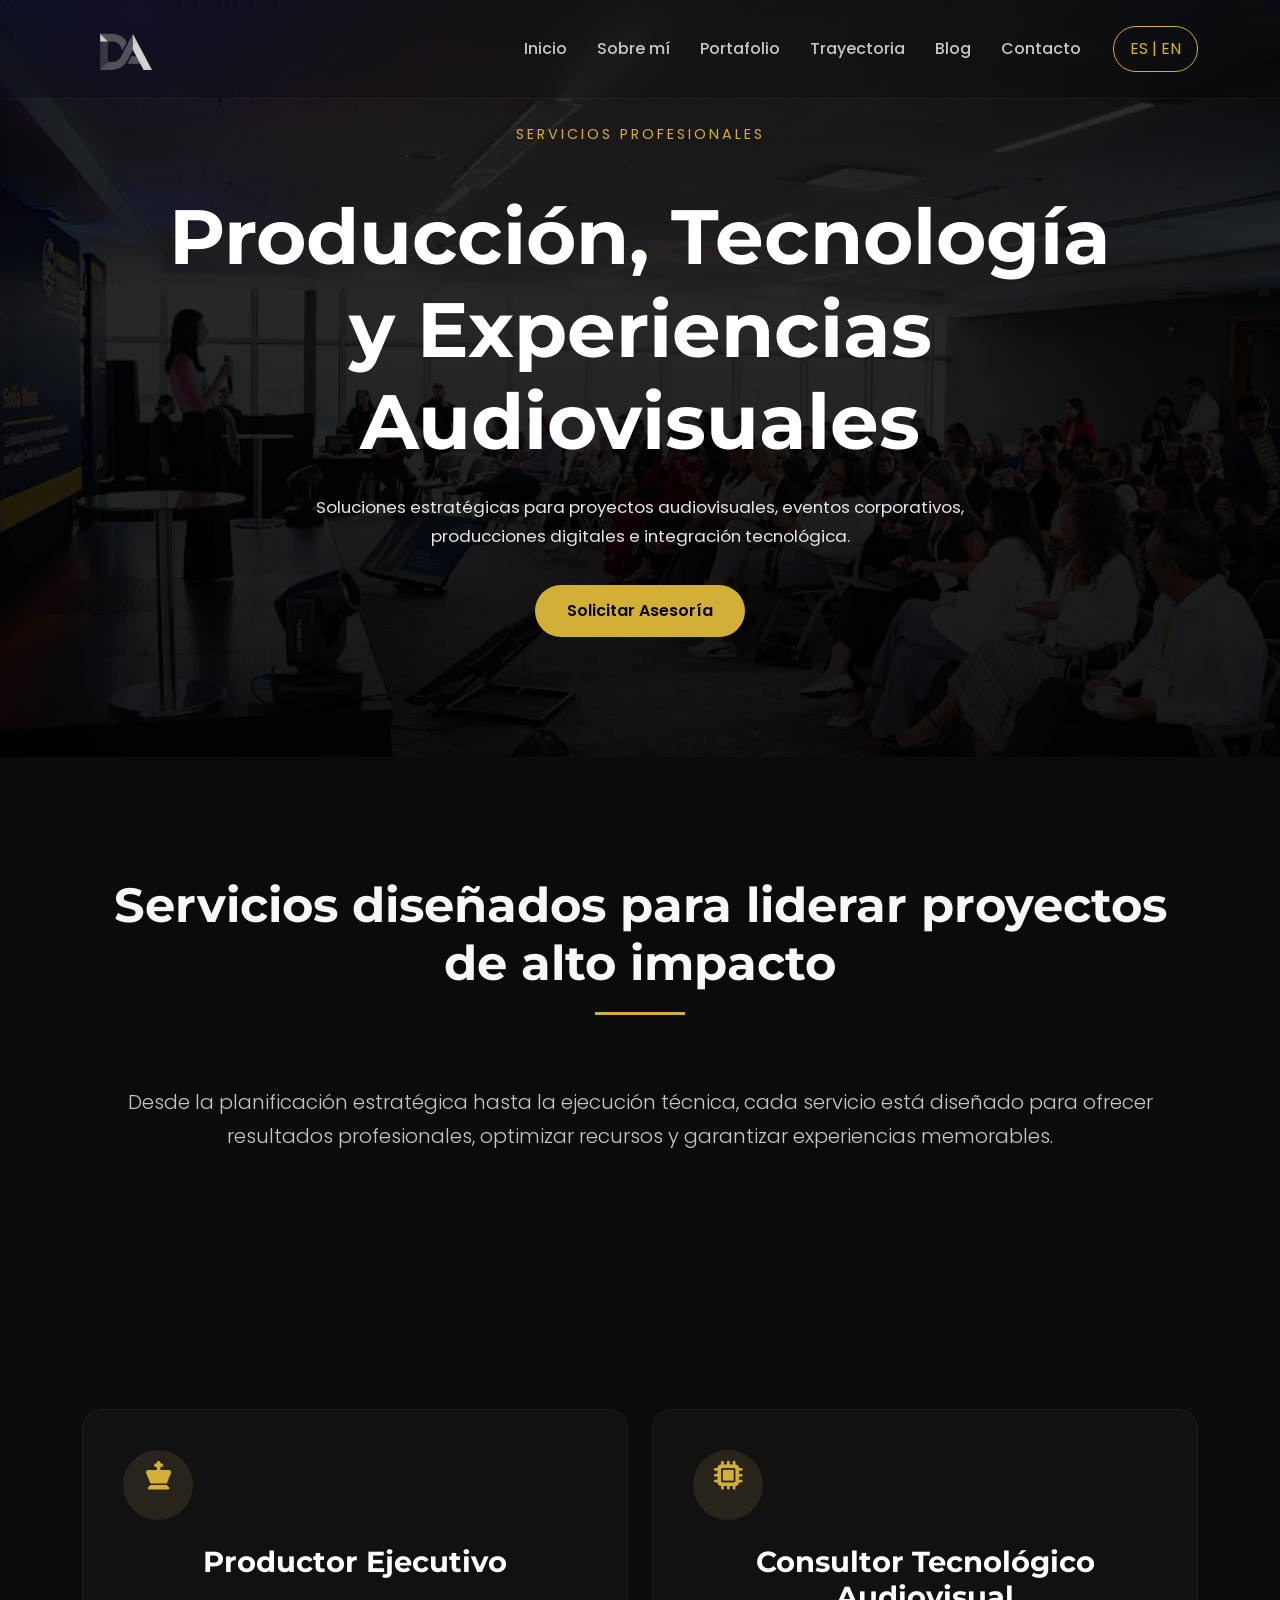
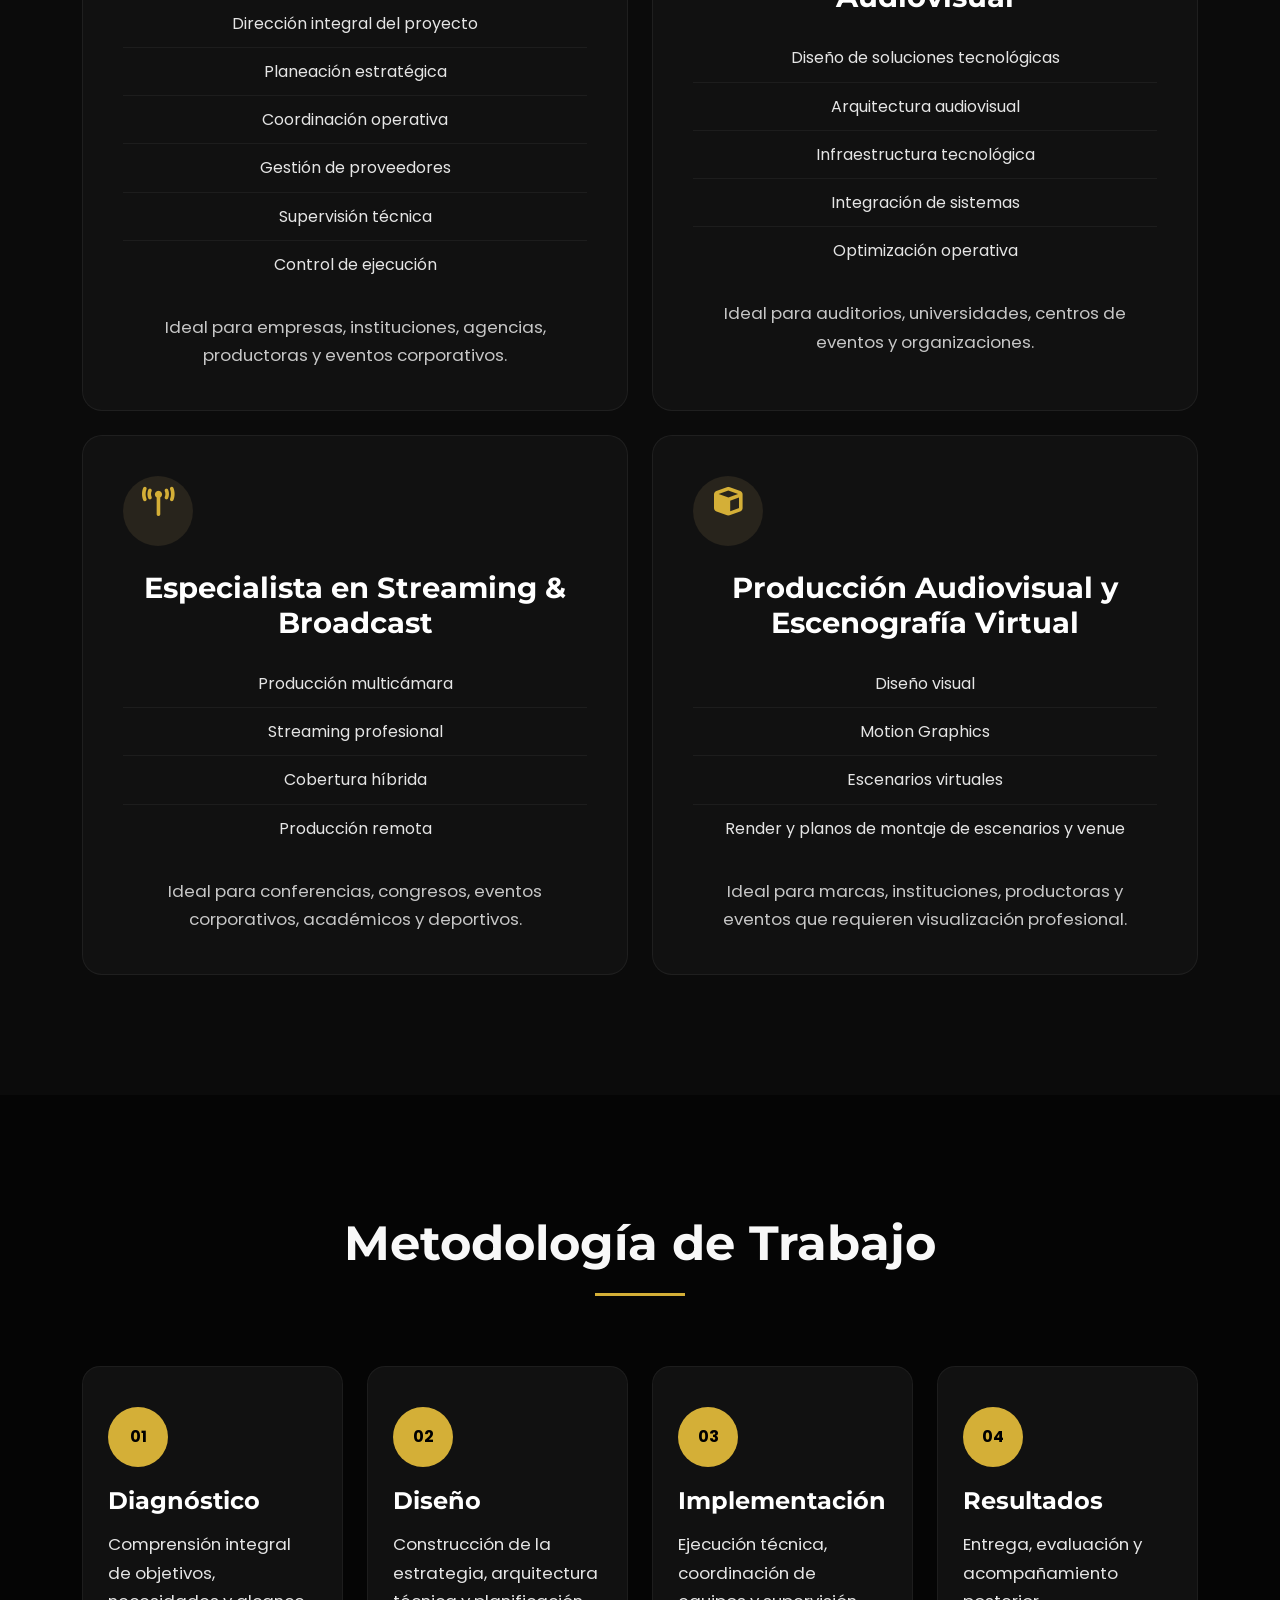
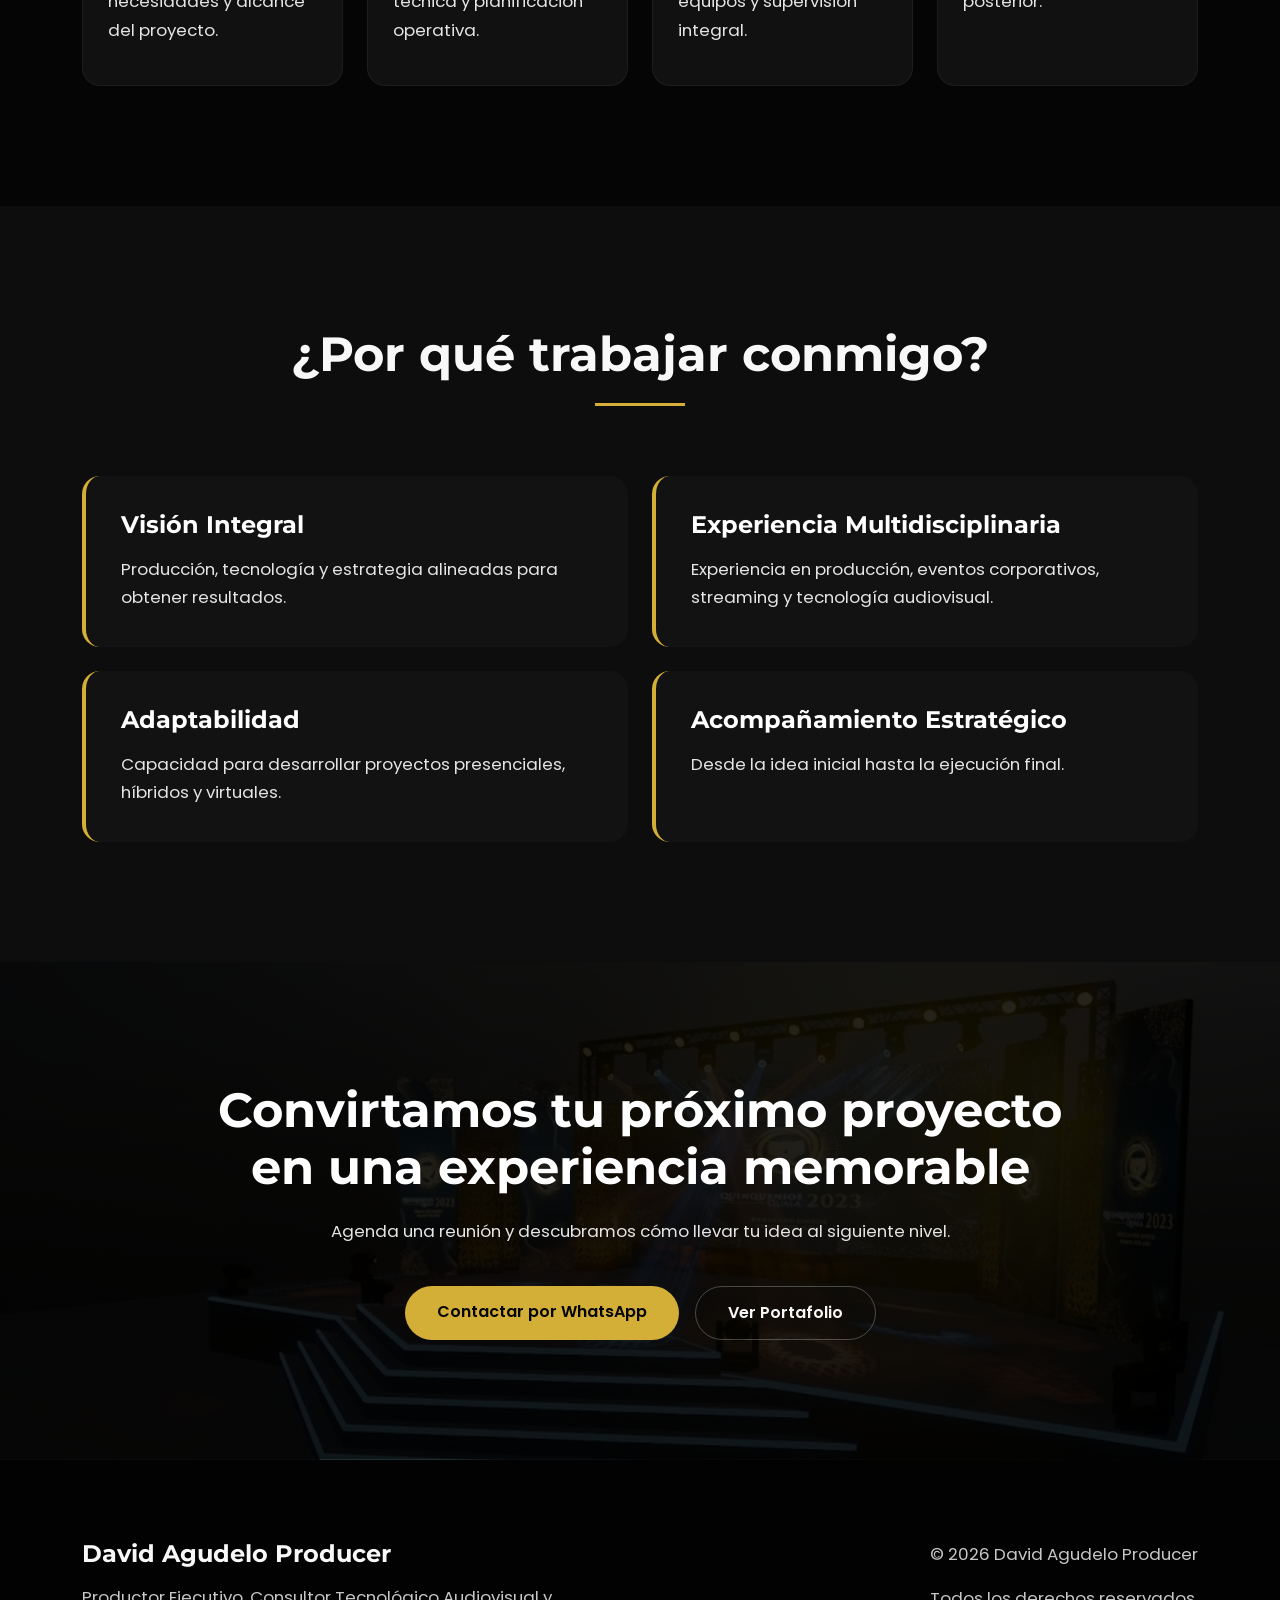
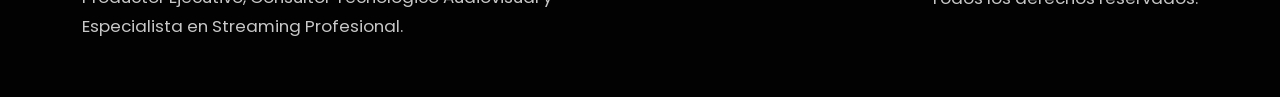
<file: pages/services.html>
<!DOCTYPE html>
<html lang="es">

<head>

    <meta charset="UTF-8">

    <meta name="viewport"
          content="width=device-width, initial-scale=1.0">

    <title>
        Servicios Profesionales | David Agudelo Producer
    </title>

    <meta name="description"
          content="Servicios profesionales de Producción Ejecutiva, Consultoría Tecnológica Audiovisual, Streaming Profesional y Escenografía Virtual.">

    <meta name="keywords"
          content="Productor Ejecutivo, Consultor Tecnológico Audiovisual, Streaming Profesional, Broadcast, Escenografía Virtual">

    <meta name="author"
          content="David Agudelo Producer">

    <!-- Open Graph -->

    <meta property="og:title"
          content="Servicios | David Agudelo Producer">

    <meta property="og:description"
          content="Producción Ejecutiva, Consultoría Tecnológica Audiovisual, Streaming Profesional y Escenografía Virtual.">

    <meta property="og:type"
          content="website">

    <meta property="og:url"
          content="https://davidagudeloproducer.com">


        <link rel="icon"
        href="../assets/logo/favicon-32.png">

        <link href="https://cdn.jsdelivr.net/npm/bootstrap-icons@1.11.3/font/bootstrap-icons.css" rel="stylesheet">

    <!-- Bootstrap -->

    <link href="https://cdn.jsdelivr.net/npm/bootstrap@5.3.3/dist/css/bootstrap.min.css"
          rel="stylesheet">

    <!-- Font Awesome -->

    <link href="https://cdnjs.cloudflare.com/ajax/libs/font-awesome/6.5.2/css/all.min.css"
          rel="stylesheet">

    <!-- AOS -->

    <link href="https://unpkg.com/aos@2.3.4/dist/aos.css"
          rel="stylesheet">

    <!-- CSS Principal -->

    <link rel="stylesheet"
          href="../css/style.css">

          <!-- OPEN GRAPH -->

<meta property="og:type"
      content="website">

<meta property="og:site_name"
      content="David Agudelo Producer">

<meta property="og:title"
      content="David Agudelo Producer">

<meta property="og:description"
      content="Productor Ejecutivo, Consultor Tecnológico Audiovisual, Especialista en Streaming Profesional y Producción Audiovisual.">

<meta property="og:image"
      content="https://davidagudeloproducer.com/assets/images/og-cover.webp">

<meta property="og:url"
      content="https://davidagudeloproducer.com">

<!-- TWITTER/X -->

<meta name="twitter:card"
      content="summary_large_image">

<meta name="twitter:title"
      content="David Agudelo Producer">

<meta name="twitter:description"
      content="Producción Ejecutiva, Streaming Profesional y Consultoría Tecnológica Audiovisual.">

<meta name="twitter:image"
      content="https://davidagudeloproducer.com/assets/images/og-cover.webp">

      <link rel="canonical"
      href="https://davidagudeloproducer.com/pages/services.html">

</head>

<body>

<!-- NAVBAR -->

<nav class="navbar navbar-expand-lg navbar-dark fixed-top custom-navbar">

    <div class="container">

        <a class="navbar-brand"
           href="../index.html">

            <img src="../assets/logos/logo.png"
                 alt="David Agudelo Producer">

        </a>

        <button class="navbar-toggler"
                type="button"
                data-bs-toggle="collapse"
                data-bs-target="#navbarContent">

            <span class="navbar-toggler-icon"></span>

        </button>

        <div class="collapse navbar-collapse justify-content-end"
             id="navbarContent">

            <ul class="navbar-nav align-items-lg-center">

                <li class="nav-item">
                    <a class="nav-link"
                       href="../index.html">Inicio</a>
                </li>

                <li class="nav-item">
                    <a class="nav-link"
                       href="about.html">Sobre mí</a>
                </li>

                <li class="nav-item">
                    <a class="nav-link"
                       href="portfolio.html">Portafolio</a>
                </li>

                <li class="nav-item">
                    <a class="nav-link"
                       href="career.html">Trayectoria</a>
                </li>

                <li class="nav-item">
                    <a class="nav-link"
                       href="blog.html">Blog</a>
                </li>

                <li class="nav-item">
                    <a class="nav-link"
                       href="contact.html">Contacto</a>
                </li>

                <li class="nav-item ms-lg-4">

                    <button class="language-btn">
                        ES | EN
                    </button>

                </li>

            </ul>

        </div>

    </div>

</nav>


<!-- ==========================================
     HERO
========================================== -->

<section class="services-hero">

    <div class="container text-center">

        <span class="hero-tag">

            SERVICIOS PROFESIONALES

        </span>

        <h1 data-aos="fade-up">

            Producción,
            Tecnología
            y Experiencias Audiovisuales

        </h1>

        <p data-aos="fade-up"
           data-aos-delay="200">

            Soluciones estratégicas para proyectos audiovisuales,
            eventos corporativos,
            producciones digitales
            e integración tecnológica.

        </p>

        <a href="contact.html"
           class="btn btn-gold">

            Solicitar Asesoría

        </a>

    </div>

</section>

<!-- ==========================================
     INTRODUCCION
========================================== -->

<section class="section-light">

    <div class="container">

        <div class="section-title text-center">

            <h2>

                Servicios diseñados
                para liderar proyectos de alto impacto

            </h2>

        </div>

        <p class="lead text-center">

            Desde la planificación estratégica
            hasta la ejecución técnica,
            cada servicio está diseñado para
            ofrecer resultados profesionales,
            optimizar recursos y garantizar
            experiencias memorables.

        </p>

    </div>

</section>

<!-- ==========================================
     SERVICIOS
========================================== -->

<section class="services-section">

    <div class="container">

        <div class="row g-4">

            <!-- SERVICIO 1 -->

            <div class="col-lg-6"
                 data-aos="fade-up">

                <div class="service-card">

                    <div class="service-icon">

                        <i class="fas fa-chess-king"></i>

                    </div>

                    <h3>

                        Productor Ejecutivo

                    </h3>

                    <ul>

                        <li>Dirección integral del proyecto</li>

                        <li>Planeación estratégica</li>

                        <li>Coordinación operativa</li>

                        <li>Gestión de proveedores</li>

                        <li>Supervisión técnica</li>

                        <li>Control de ejecución</li>

                    </ul>

                    <p>

                        Ideal para empresas,
                        instituciones,
                        agencias,
                        productoras
                        y eventos corporativos.

                    </p>

                </div>

            </div>

            <!-- SERVICIO 2 -->

            <div class="col-lg-6"
                 data-aos="fade-up"
                 data-aos-delay="100">

                <div class="service-card">

                    <div class="service-icon">

                        <i class="fas fa-microchip"></i>

                    </div>

                    <h3>

                        Consultor Tecnológico Audiovisual

                    </h3>

                    <ul>

                        <li>Diseño de soluciones tecnológicas</li>

                        <li>Arquitectura audiovisual</li>

                        <li>Infraestructura tecnológica</li>

                        <li>Integración de sistemas</li>

                        <li>Optimización operativa</li>

                    </ul>

                    <p>

                        Ideal para auditorios,
                        universidades,
                        centros de eventos
                        y organizaciones.

                    </p>

                </div>

            </div>

            <!-- SERVICIO 3 -->

            <div class="col-lg-6"
                 data-aos="fade-up">

                <div class="service-card">

                    <div class="service-icon">

                        <i class="fas fa-tower-broadcast"></i>

                    </div>

                    <h3>

                        Especialista en Streaming & Broadcast

                    </h3>

                    <ul>

                        <li>Producción multicámara</li>

                        <li>Streaming profesional</li>

                        <li>Cobertura híbrida</li>

                        <li>Producción remota</li>

                    </ul>

                    <p>

                        Ideal para conferencias,
                        congresos,
                        eventos corporativos,
                        académicos y deportivos.

                    </p>

                </div>

            </div>

            <!-- SERVICIO 4 -->

            <div class="col-lg-6"
                 data-aos="fade-up"
                 data-aos-delay="100">

                <div class="service-card">

                    <div class="service-icon">

                        <i class="fas fa-cube"></i>

                    </div>

                    <h3>

                        Producción Audiovisual y Escenografía Virtual

                    </h3>

                    <ul>

                        <li>Diseño visual</li>

                        <li>Motion Graphics</li>

                        <li>Escenarios virtuales</li>

                        <li>Render y planos de montaje de escenarios y venue</li>

                    </ul>

                    <p>

                        Ideal para marcas,
                        instituciones,
                        productoras
                        y eventos que requieren visualización profesional.

                    </p>

                </div>

            </div>

        </div>

    </div>

</section>

<!-- ==========================================
     METODOLOGÍA
========================================== -->

<section class="methodology-section">

    <div class="container">

        <div class="section-title text-center">

            <h2>

                Metodología de Trabajo

            </h2>

        </div>

        <div class="row g-4">

            <div class="col-lg-3 col-md-6">

                <div class="method-card">

                    <span>01</span>

                    <h4>

                        Diagnóstico

                    </h4>

                    <p>

                        Comprensión integral
                        de objetivos,
                        necesidades
                        y alcance del proyecto.

                    </p>

                </div>

            </div>

            <div class="col-lg-3 col-md-6">

                <div class="method-card">

                    <span>02</span>

                    <h4>

                        Diseño

                    </h4>

                    <p>

                        Construcción de la estrategia,
                        arquitectura técnica
                        y planificación operativa.

                    </p>

                </div>

            </div>

            <div class="col-lg-3 col-md-6">

                <div class="method-card">

                    <span>03</span>

                    <h4>

                        Implementación

                    </h4>

                    <p>

                        Ejecución técnica,
                        coordinación de equipos
                        y supervisión integral.

                    </p>

                </div>

            </div>

            <div class="col-lg-3 col-md-6">

                <div class="method-card">

                    <span>04</span>

                    <h4>

                        Resultados

                    </h4>

                    <p>

                        Entrega,
                        evaluación
                        y acompañamiento posterior.

                    </p>

                </div>

            </div>

        </div>

    </div>

</section>

<!-- ==========================================
     DIFERENCIADORES
========================================== -->

<section class="advantages-section">

    <div class="container">

        <div class="section-title text-center">

            <h2>

                ¿Por qué trabajar conmigo?

            </h2>

        </div>

        <div class="row g-4">

            <div class="col-lg-6">

                <div class="advantage-card">

                    <h4>

                        Visión Integral

                    </h4>

                    <p>

                        Producción,
                        tecnología
                        y estrategia
                        alineadas para obtener resultados.

                    </p>

                </div>

            </div>

            <div class="col-lg-6">

                <div class="advantage-card">

                    <h4>

                        Experiencia Multidisciplinaria

                    </h4>

                    <p>

                        Experiencia en producción,
                        eventos corporativos,
                        streaming
                        y tecnología audiovisual.

                    </p>

                </div>

            </div>

            <div class="col-lg-6">

                <div class="advantage-card">

                    <h4>

                        Adaptabilidad

                    </h4>

                    <p>

                        Capacidad para desarrollar
                        proyectos presenciales,
                        híbridos
                        y virtuales.

                    </p>

                </div>

            </div>

            <div class="col-lg-6">

                <div class="advantage-card">

                    <h4>

                        Acompañamiento Estratégico

                    </h4>

                    <p>

                        Desde la idea inicial
                        hasta la ejecución final.

                    </p>

                </div>

            </div>

        </div>

    </div>

</section>

<!-- ==========================================
     CTA FINAL
========================================== -->

<section class="cta-section">

    <div class="container text-center">

        <h2>

            Convirtamos tu próximo proyecto
            en una experiencia memorable

        </h2>

        <p>

            Agenda una reunión
            y descubramos cómo llevar
            tu idea al siguiente nivel.

        </p>

        <div class="d-flex justify-content-center flex-wrap gap-3">

            <a href="https://api.whatsapp.com/send?phone=573044277722&text=Hola%2C+Quiero+informaci%C3%B3n+sobre+tus+servicios"
               target="_blank"
               class="btn btn-gold">

                Contactar por WhatsApp

            </a>

            <a href="portfolio.html"
               class="btn btn-outline-light">

                Ver Portafolio

            </a>

        </div>

    </div>

</section>

<!-- ==========================================
     FOOTER
========================================== -->

<footer class="footer">

    <div class="container">

        <div class="row">

            <div class="col-lg-6">

                <h4>

                    David Agudelo Producer

                </h4>

                <p>

                    Productor Ejecutivo,
                    Consultor Tecnológico Audiovisual
                    y Especialista en Streaming Profesional.

                </p>

            </div>

            <div class="col-lg-6 text-lg-end">

                <p>

                    © 2026 David Agudelo Producer

                </p>

                <p>

                    Todos los derechos reservados.

                </p>

            </div>

        </div>

    </div>

</footer>

<!-- ==========================================
     SCRIPTS
========================================== -->

<script src="https://cdn.jsdelivr.net/npm/bootstrap@5.3.3/dist/js/bootstrap.bundle.min.js"></script>

<script src="https://unpkg.com/aos@2.3.4/dist/aos.js"></script>

<script src="../js/main.js"></script>

<script src="../js/services.js"></script>

<script>

AOS.init({
    duration: 800,
    once: true
});

</script>

</body>
</html>
</file>
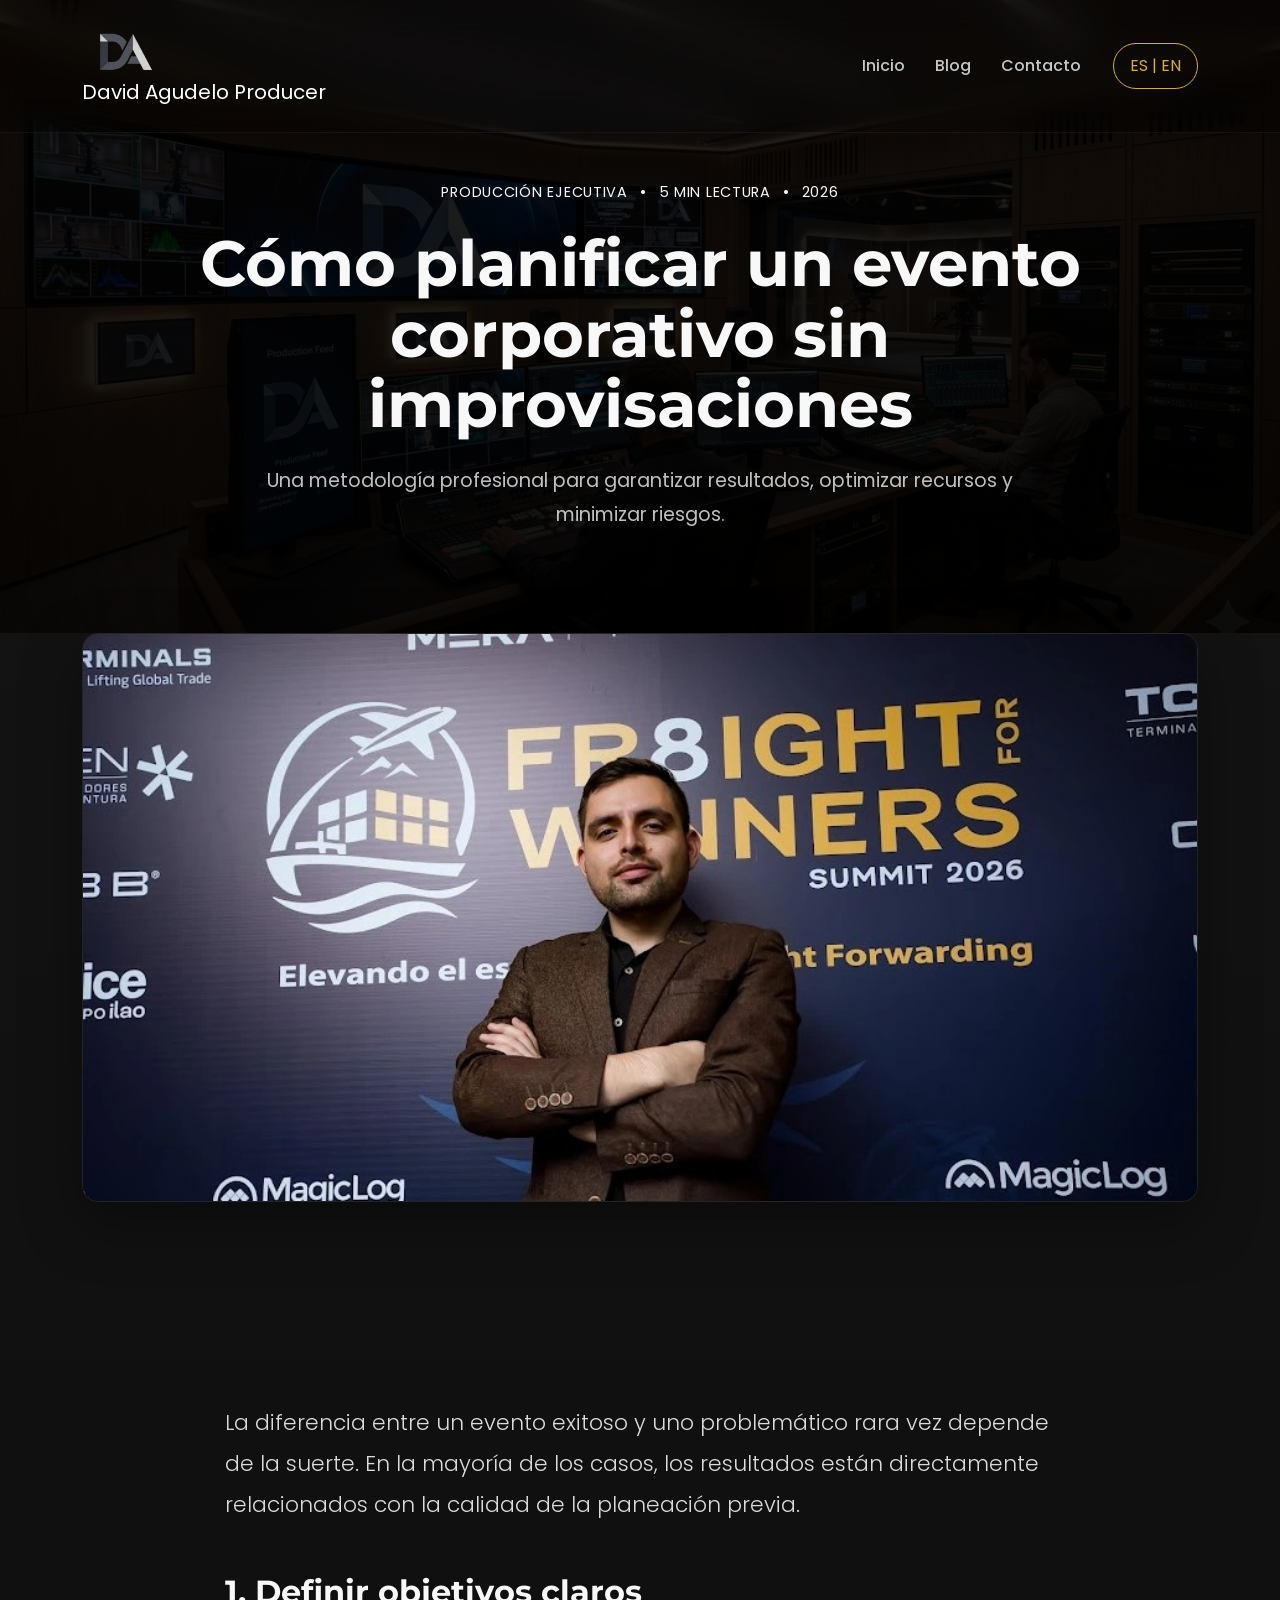
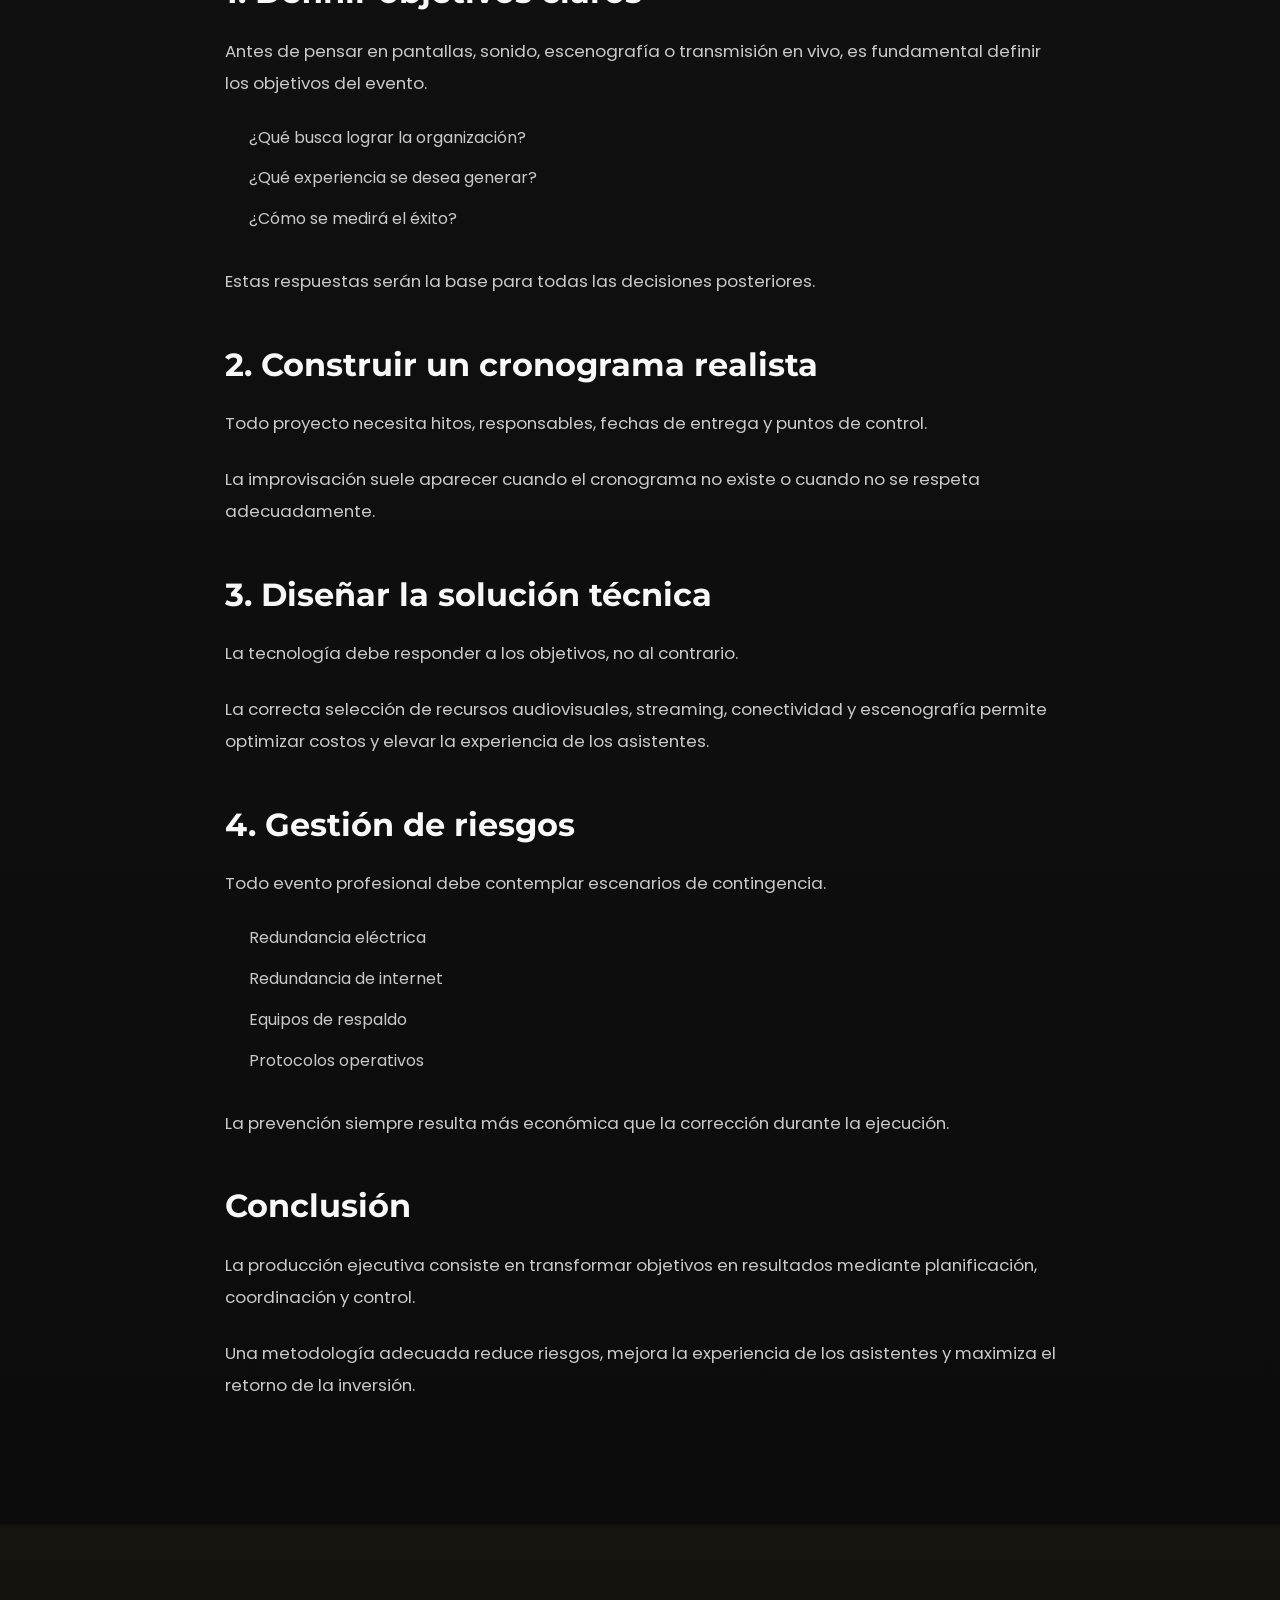
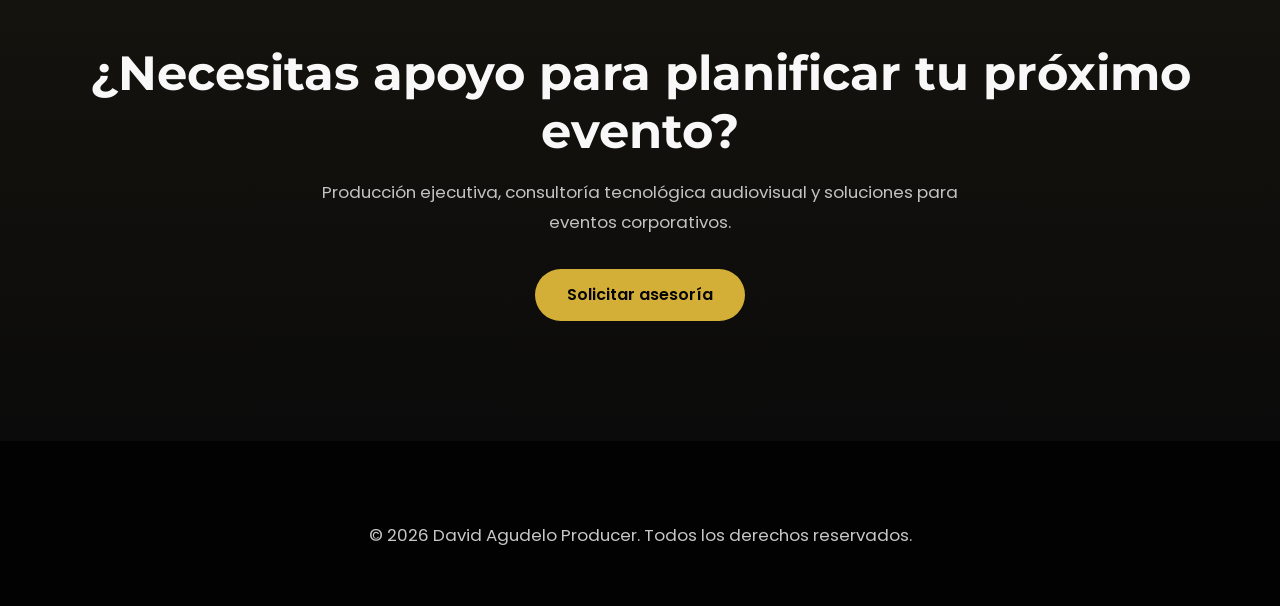
<file: pages/posts/articulo-01.html>
<!DOCTYPE html>
<html lang="es">

<head>

    <meta charset="UTF-8">
    <meta name="viewport" content="width=device-width, initial-scale=1.0">

    <title>Cómo planificar un evento corporativo sin improvisaciones | David Agudelo Producer</title>

    <meta name="description"
        content="Metodología profesional para planificar eventos corporativos exitosos mediante producción ejecutiva, gestión de riesgos y tecnología audiovisual.">

    <meta name="keywords"
        content="Producción Ejecutiva, Eventos Corporativos, Planeación de Eventos, Consultoría Audiovisual, Streaming Profesional">

    <meta name="author"
        content="David Agudelo Producer">

    <link rel="icon"
        href="../../assets/logo/favicon-32.png">

    <!-- Bootstrap -->

    <link href="https://cdn.jsdelivr.net/npm/bootstrap@5.3.3/dist/css/bootstrap.min.css"
        rel="stylesheet">

    <!-- Bootstrap Icons -->

    <link href="https://cdn.jsdelivr.net/npm/bootstrap-icons@1.11.3/font/bootstrap-icons.css"
        rel="stylesheet">

    <!-- AOS -->

    <link href="https://unpkg.com/aos@2.3.4/dist/aos.css"
        rel="stylesheet">

    <!-- Main CSS -->

    <link rel="stylesheet"
        href="../../css/style.css">

        <!-- OPEN GRAPH -->

<meta property="og:type"
      content="website">

<meta property="og:site_name"
      content="David Agudelo Producer">

<meta property="og:title"
      content="David Agudelo Producer">

<meta property="og:description"
      content="Productor Ejecutivo, Consultor Tecnológico Audiovisual, Especialista en Streaming Profesional y Producción Audiovisual.">

<meta property="og:image"
      content="https://davidagudeloproducer.com/assets/images/og-cover.webp">

<meta property="og:url"
      content="https://davidagudeloproducer.com">

<!-- TWITTER/X -->

<meta name="twitter:card"
      content="summary_large_image">

<meta name="twitter:title"
      content="David Agudelo Producer">

<meta name="twitter:description"
      content="Producción Ejecutiva, Streaming Profesional y Consultoría Tecnológica Audiovisual.">

<meta name="twitter:image"
      content="https://davidagudeloproducer.com/assets/images/og-cover.webp">

      <link rel="canonical"
      href="https://davidagudeloproducer.com/pages/posts/articulo-01.html">

</head>

<body>

<!-- NAVBAR -->

<nav class="navbar navbar-expand-lg navbar-dark fixed-top custom-navbar">

    <div class="container">

        <a class="navbar-brand"
           href="../index.html">

            <img src="../../assets/logo/logo.png"
                 alt="David Agudelo Producer">
                 David Agudelo Producer

        </a>

        <button class="navbar-toggler"
                type="button"
                data-bs-toggle="collapse"
                data-bs-target="#navbarContent">

            <span class="navbar-toggler-icon"></span>

        </button>

        <div class="collapse navbar-collapse justify-content-end"
             id="navbarContent">

            <ul class="navbar-nav align-items-lg-center">

                <li class="nav-item">
                    <a class="nav-link"
                       href="../../index.html">Inicio</a>
                </li>

                <li class="nav-item">
                    <a class="nav-link"
                       href="../blog.html">Blog</a>
                </li>

                <li class="nav-item">
                    <a class="nav-link"
                       href="../contact.html">Contacto</a>
                </li>

                <li class="nav-item ms-lg-4">

                    <button class="language-btn">
                        ES | EN
                    </button>

                </li>

            </ul>

        </div>

    </div>

</nav>


    <!-- HERO -->

    <section class="article-hero">

        <div class="container">

            <div class="row justify-content-center">

                <div class="col-lg-10 text-center">

                    <div class="article-meta">

                        <span>Producción Ejecutiva</span>

                        <span>•</span>

                        <span>5 min lectura</span>

                        <span>•</span>

                        <span>2026</span>

                    </div>

                    <h1>
                        Cómo planificar un evento corporativo sin improvisaciones
                    </h1>

                    <p>
                        Una metodología profesional para garantizar resultados,
                        optimizar recursos y minimizar riesgos.
                    </p>

                </div>

            </div>

        </div>

    </section>

    <!-- IMAGEN DESTACADA -->

    <section class="article-cover">

        <div class="container">

            <img src="../../assets/images/blog/post01.webp"
                alt="Producción Ejecutiva"
                class="img-fluid rounded-4">

        </div>

    </section>

    <!-- CONTENIDO -->

    <section class="article-content">

        <div class="container">

            <div class="row justify-content-center">

                <div class="col-lg-9">

                    <p class="lead">

                        La diferencia entre un evento exitoso y uno problemático
                        rara vez depende de la suerte.

                        En la mayoría de los casos, los resultados están
                        directamente relacionados con la calidad de la
                        planeación previa.

                    </p>

                    <h2>1. Definir objetivos claros</h2>

                    <p>

                        Antes de pensar en pantallas, sonido,
                        escenografía o transmisión en vivo,
                        es fundamental definir los objetivos
                        del evento.

                    </p>

                    <ul>

                        <li>¿Qué busca lograr la organización?</li>

                        <li>¿Qué experiencia se desea generar?</li>

                        <li>¿Cómo se medirá el éxito?</li>

                    </ul>

                    <p>

                        Estas respuestas serán la base para todas las
                        decisiones posteriores.

                    </p>

                    <h2>2. Construir un cronograma realista</h2>

                    <p>

                        Todo proyecto necesita hitos, responsables,
                        fechas de entrega y puntos de control.

                    </p>

                    <p>

                        La improvisación suele aparecer cuando
                        el cronograma no existe o cuando no se
                        respeta adecuadamente.

                    </p>

                    <h2>3. Diseñar la solución técnica</h2>

                    <p>

                        La tecnología debe responder a los objetivos,
                        no al contrario.

                    </p>

                    <p>

                        La correcta selección de recursos audiovisuales,
                        streaming, conectividad y escenografía permite
                        optimizar costos y elevar la experiencia
                        de los asistentes.

                    </p>

                    <h2>4. Gestión de riesgos</h2>

                    <p>

                        Todo evento profesional debe contemplar
                        escenarios de contingencia.

                    </p>

                    <ul>

                        <li>Redundancia eléctrica</li>

                        <li>Redundancia de internet</li>

                        <li>Equipos de respaldo</li>

                        <li>Protocolos operativos</li>

                    </ul>

                    <p>

                        La prevención siempre resulta más económica
                        que la corrección durante la ejecución.

                    </p>

                    <h2>Conclusión</h2>

                    <p>

                        La producción ejecutiva consiste en transformar
                        objetivos en resultados mediante planificación,
                        coordinación y control.

                    </p>

                    <p>

                        Una metodología adecuada reduce riesgos,
                        mejora la experiencia de los asistentes
                        y maximiza el retorno de la inversión.

                    </p>

                </div>

            </div>

        </div>

    </section>

    <!-- CTA -->

    <section class="article-cta">

        <div class="container text-center">

            <h2>

                ¿Necesitas apoyo para planificar tu próximo evento?

            </h2>

            <p>

                Producción ejecutiva, consultoría tecnológica
                audiovisual y soluciones para eventos corporativos.

            </p>

            <a href="../contact.html"
                class="btn btn-gold">

                Solicitar asesoría

            </a>

        </div>

    </section>

    <!-- FOOTER -->

    <footer class="footer">

        <div class="container text-center">

            <p>

                © 2026 David Agudelo Producer.
                Todos los derechos reservados.

            </p>

        </div>

    </footer>

    <!-- Scripts -->

    <script src="https://cdn.jsdelivr.net/npm/bootstrap@5.3.3/dist/js/bootstrap.bundle.min.js"></script>

    <script src="https://unpkg.com/aos@2.3.4/dist/aos.js"></script>

    <script>
        AOS.init({
            once: true,
            duration: 800
        });
    </script>

    <script src="../../js/main.js"></script>

</body>

</html>
</file>
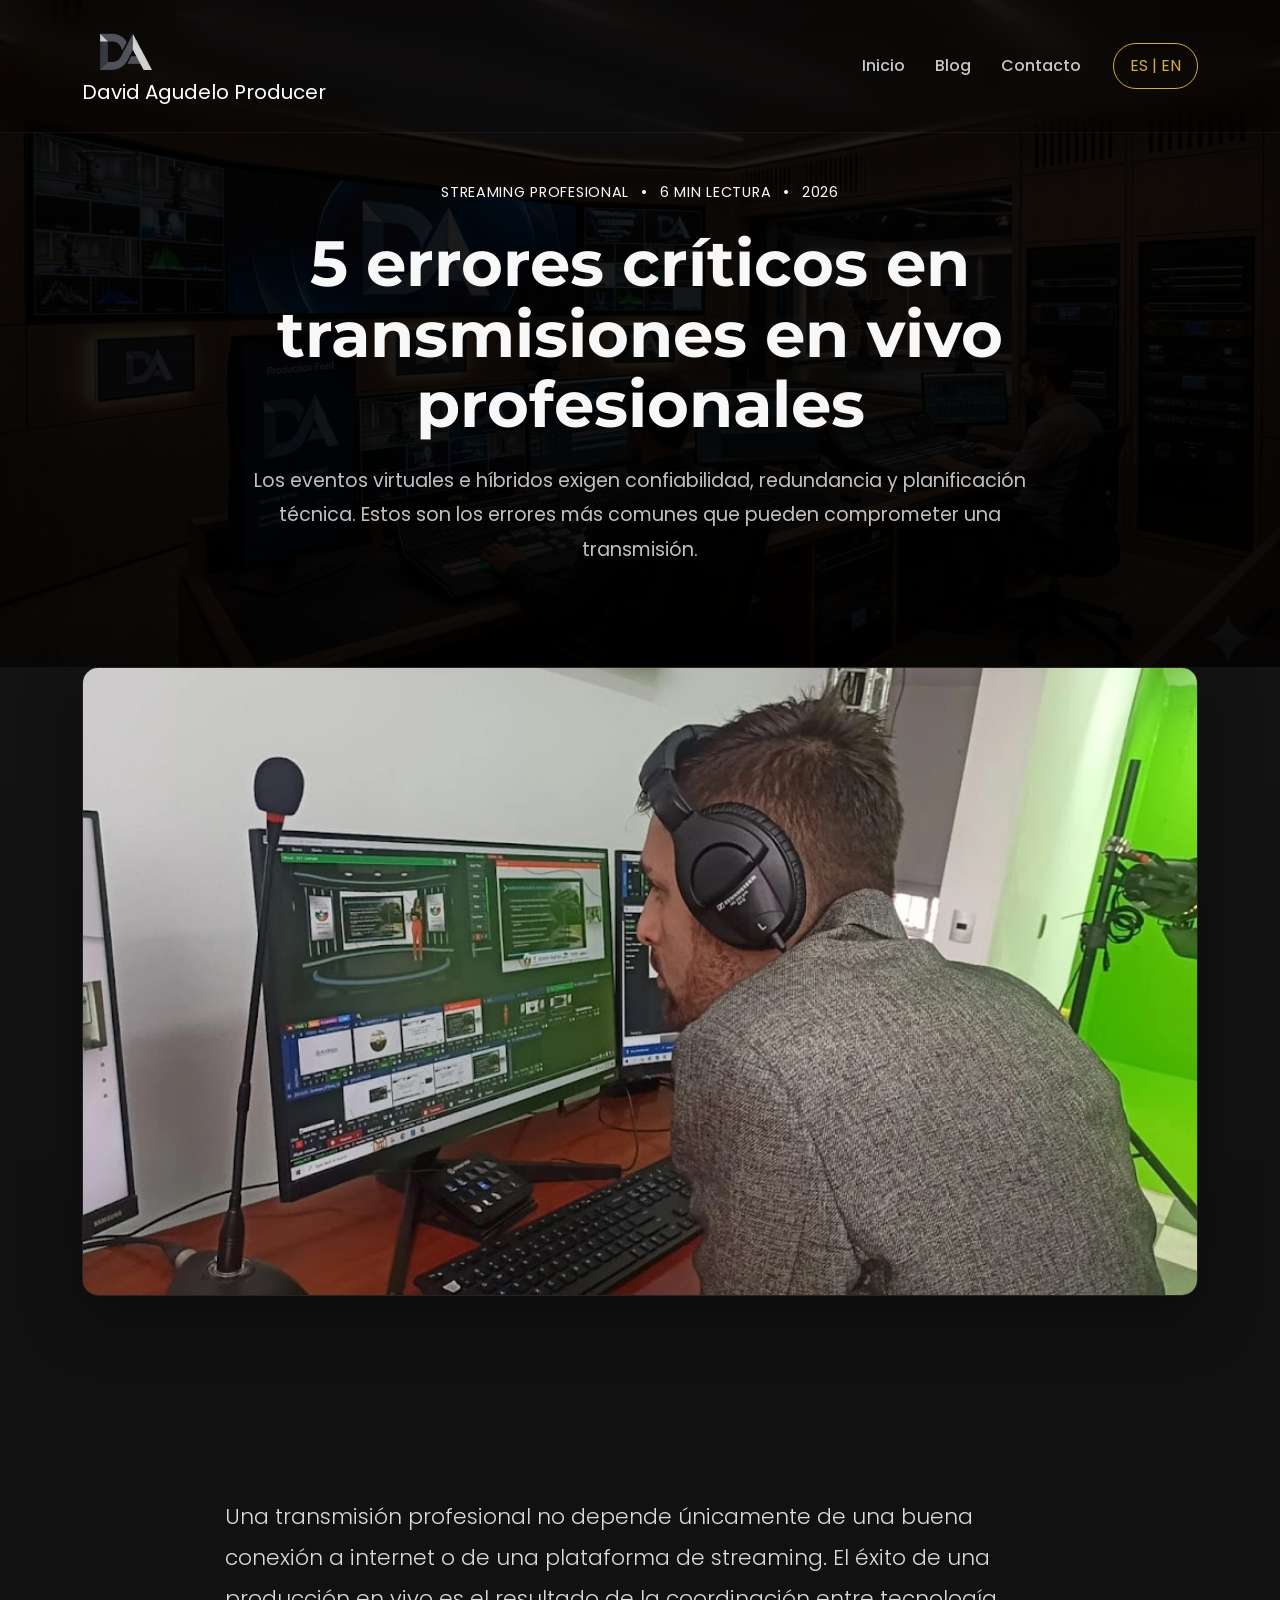
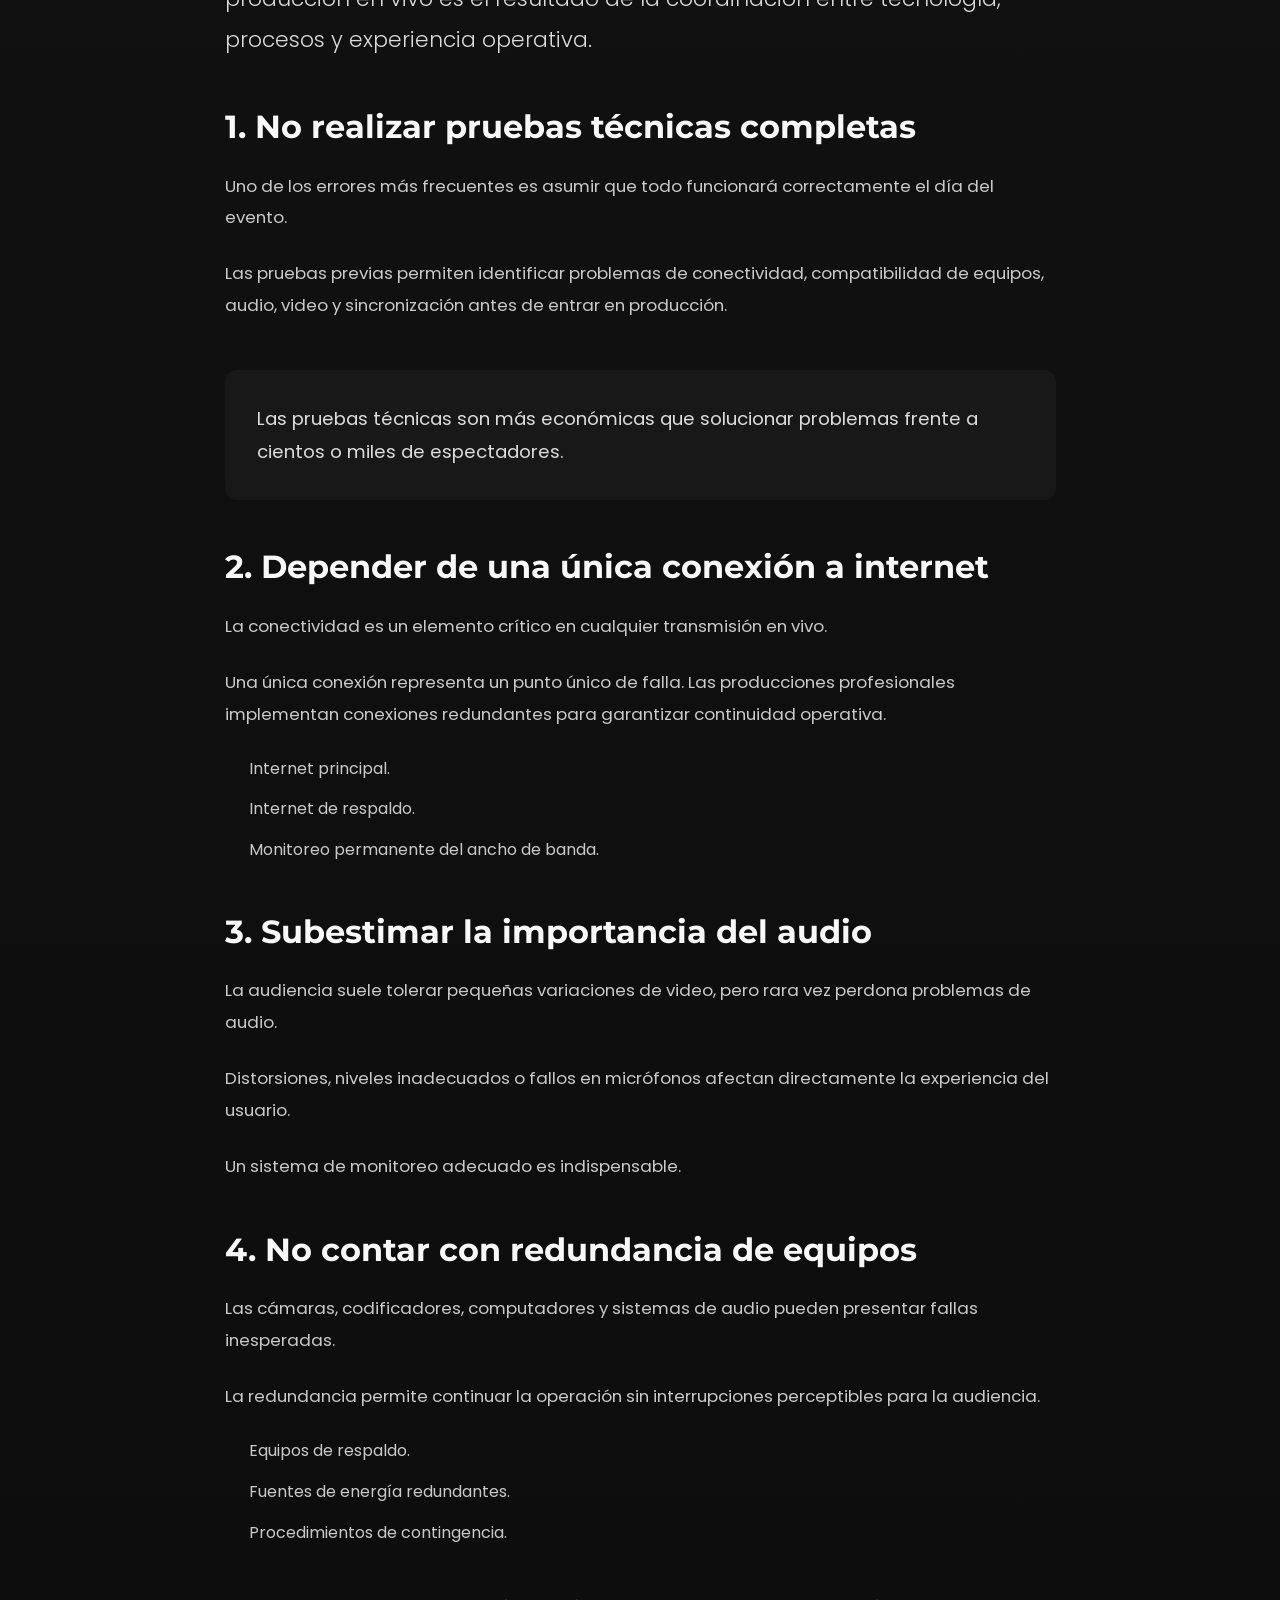
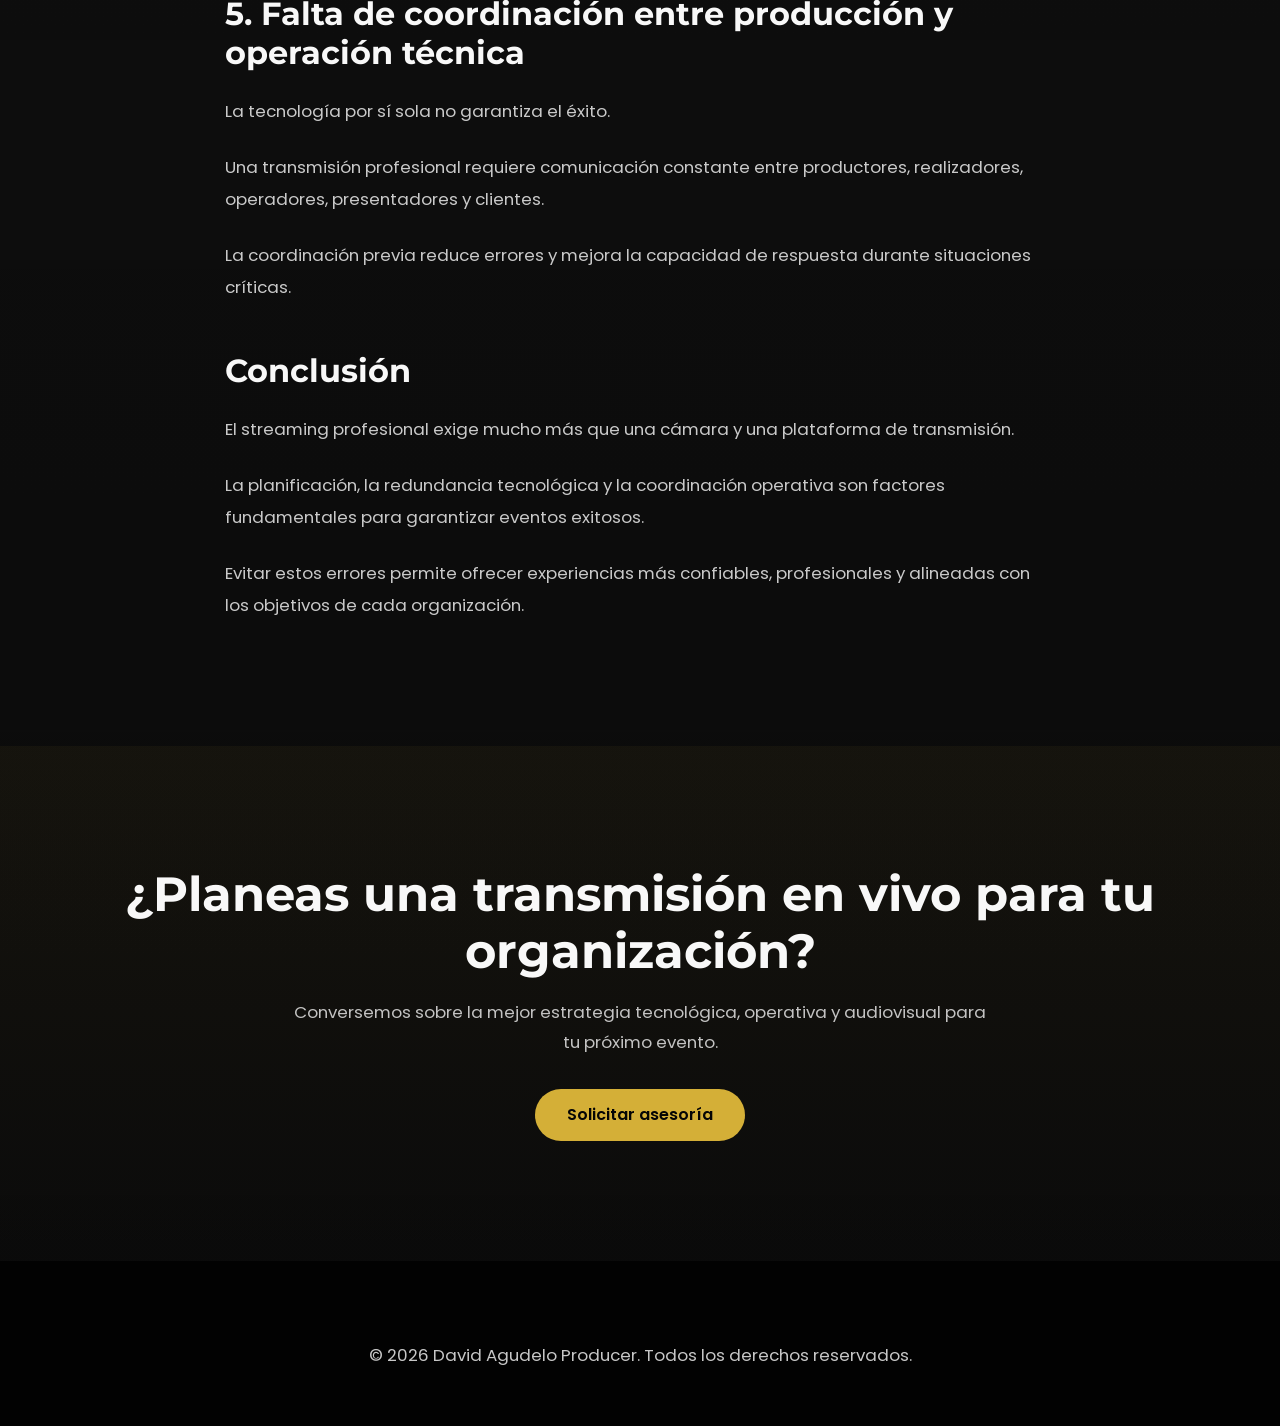
<file: pages/posts/articulo-02.html>
<!DOCTYPE html>
<html lang="es">

<head>

    <meta charset="UTF-8">
    <meta name="viewport" content="width=device-width, initial-scale=1.0">

    <title>5 errores críticos en transmisiones en vivo profesionales | David Agudelo Producer</title>

    <meta name="description"
        content="Conoce los errores más comunes que pueden comprometer una transmisión en vivo profesional y cómo prevenirlos mediante una correcta planificación técnica.">

    <meta name="keywords"
        content="Streaming Profesional, Transmisión en Vivo, Producción Audiovisual, Eventos Híbridos, Consultoría Tecnológica Audiovisual">

    <meta name="author"
        content="David Agudelo Producer">

    <link rel="icon"
        href="../../assets/logo/favicon-32.png">

    <!-- Bootstrap -->

    <link href="https://cdn.jsdelivr.net/npm/bootstrap@5.3.3/dist/css/bootstrap.min.css"
        rel="stylesheet">

    <!-- Bootstrap Icons -->

    <link href="https://cdn.jsdelivr.net/npm/bootstrap-icons@1.11.3/font/bootstrap-icons.css"
        rel="stylesheet">

    <!-- AOS -->

    <link href="https://unpkg.com/aos@2.3.4/dist/aos.css"
        rel="stylesheet">

    <!-- Main CSS -->

    <link rel="stylesheet"
        href="../../css/style.css">

        <!-- OPEN GRAPH -->

<meta property="og:type"
      content="website">

<meta property="og:site_name"
      content="David Agudelo Producer">

<meta property="og:title"
      content="David Agudelo Producer">

<meta property="og:description"
      content="Productor Ejecutivo, Consultor Tecnológico Audiovisual, Especialista en Streaming Profesional y Producción Audiovisual.">

<meta property="og:image"
      content="https://davidagudeloproducer.com/assets/images/og-cover.webp">

<meta property="og:url"
      content="https://davidagudeloproducer.com">

<!-- TWITTER/X -->

<meta name="twitter:card"
      content="summary_large_image">

<meta name="twitter:title"
      content="David Agudelo Producer">

<meta name="twitter:description"
      content="Producción Ejecutiva, Streaming Profesional y Consultoría Tecnológica Audiovisual.">

<meta name="twitter:image"
      content="https://davidagudeloproducer.com/assets/images/og-cover.webp">

            <link rel="canonical"
      href="https://davidagudeloproducer.com/pages/posts/articulo-02.html">

</head>

<body>

<!-- NAVBAR -->

<nav class="navbar navbar-expand-lg navbar-dark fixed-top custom-navbar">

    <div class="container">

        <a class="navbar-brand"
           href="../index.html">

            <img src="../../assets/logo/logo.png"
                 alt="David Agudelo Producer">
                 David Agudelo Producer

        </a>

        <button class="navbar-toggler"
                type="button"
                data-bs-toggle="collapse"
                data-bs-target="#navbarContent">

            <span class="navbar-toggler-icon"></span>

        </button>

        <div class="collapse navbar-collapse justify-content-end"
             id="navbarContent">

            <ul class="navbar-nav align-items-lg-center">

                <li class="nav-item">
                    <a class="nav-link"
                       href="../../index.html">Inicio</a>
                </li>

                <li class="nav-item">
                    <a class="nav-link"
                       href="../blog.html">Blog</a>
                </li>

                <li class="nav-item">
                    <a class="nav-link"
                       href="../contact.html">Contacto</a>
                </li>

                <li class="nav-item ms-lg-4">

                    <button class="language-btn">
                        ES | EN
                    </button>

                </li>

            </ul>

        </div>

    </div>

</nav>
    <!-- HERO -->

    <section class="article-hero">

        <div class="container">

            <div class="row justify-content-center">

                <div class="col-lg-10 text-center">

                    <div class="article-meta">

                        <span>Streaming Profesional</span>

                        <span>•</span>

                        <span>6 min lectura</span>

                        <span>•</span>

                        <span>2026</span>

                    </div>

                    <h1>

                        5 errores críticos en transmisiones en vivo profesionales

                    </h1>

                    <p>

                        Los eventos virtuales e híbridos exigen confiabilidad,
                        redundancia y planificación técnica. Estos son los
                        errores más comunes que pueden comprometer una transmisión.

                    </p>

                </div>

            </div>

        </div>

    </section>

    <!-- IMAGEN DESTACADA -->

    <section class="article-cover">

        <div class="container">

            <img src="../../assets/images/blog/post02.webp"
                alt="Streaming Profesional"
                class="img-fluid rounded-4">

        </div>

    </section>

    <!-- CONTENIDO -->

    <section class="article-content">

        <div class="container">

            <div class="row justify-content-center">

                <div class="col-lg-9">

                    <p class="lead">

                        Una transmisión profesional no depende únicamente de una
                        buena conexión a internet o de una plataforma de streaming.

                        El éxito de una producción en vivo es el resultado de la
                        coordinación entre tecnología, procesos y experiencia operativa.

                    </p>

                    <h2>1. No realizar pruebas técnicas completas</h2>

                    <p>

                        Uno de los errores más frecuentes es asumir que todo
                        funcionará correctamente el día del evento.

                    </p>

                    <p>

                        Las pruebas previas permiten identificar problemas de
                        conectividad, compatibilidad de equipos, audio, video
                        y sincronización antes de entrar en producción.

                    </p>

                    <blockquote>

                        Las pruebas técnicas son más económicas que solucionar
                        problemas frente a cientos o miles de espectadores.

                    </blockquote>

                    <h2>2. Depender de una única conexión a internet</h2>

                    <p>

                        La conectividad es un elemento crítico en cualquier
                        transmisión en vivo.

                    </p>

                    <p>

                        Una única conexión representa un punto único de falla.

                        Las producciones profesionales implementan conexiones
                        redundantes para garantizar continuidad operativa.

                    </p>

                    <ul>

                        <li>Internet principal.</li>

                        <li>Internet de respaldo.</li>

                        <li>Monitoreo permanente del ancho de banda.</li>

                    </ul>

                    <h2>3. Subestimar la importancia del audio</h2>

                    <p>

                        La audiencia suele tolerar pequeñas variaciones de video,
                        pero rara vez perdona problemas de audio.

                    </p>

                    <p>

                        Distorsiones, niveles inadecuados o fallos en micrófonos
                        afectan directamente la experiencia del usuario.

                    </p>

                    <p>

                        Un sistema de monitoreo adecuado es indispensable.

                    </p>

                    <h2>4. No contar con redundancia de equipos</h2>

                    <p>

                        Las cámaras, codificadores, computadores y sistemas
                        de audio pueden presentar fallas inesperadas.

                    </p>

                    <p>

                        La redundancia permite continuar la operación sin
                        interrupciones perceptibles para la audiencia.

                    </p>

                    <ul>

                        <li>Equipos de respaldo.</li>

                        <li>Fuentes de energía redundantes.</li>

                        <li>Procedimientos de contingencia.</li>

                    </ul>

                    <h2>5. Falta de coordinación entre producción y operación técnica</h2>

                    <p>

                        La tecnología por sí sola no garantiza el éxito.

                    </p>

                    <p>

                        Una transmisión profesional requiere comunicación
                        constante entre productores, realizadores, operadores,
                        presentadores y clientes.

                    </p>

                    <p>

                        La coordinación previa reduce errores y mejora la
                        capacidad de respuesta durante situaciones críticas.

                    </p>

                    <h2>Conclusión</h2>

                    <p>

                        El streaming profesional exige mucho más que una cámara
                        y una plataforma de transmisión.

                    </p>

                    <p>

                        La planificación, la redundancia tecnológica y la
                        coordinación operativa son factores fundamentales
                        para garantizar eventos exitosos.

                    </p>

                    <p>

                        Evitar estos errores permite ofrecer experiencias
                        más confiables, profesionales y alineadas con los
                        objetivos de cada organización.

                    </p>

                </div>

            </div>

        </div>

    </section>

    <!-- CTA -->

    <section class="article-cta">

        <div class="container text-center">

            <h2>

                ¿Planeas una transmisión en vivo para tu organización?

            </h2>

            <p>

                Conversemos sobre la mejor estrategia tecnológica,
                operativa y audiovisual para tu próximo evento.

            </p>

            <a href="../contact.html"
                class="btn btn-gold">

                Solicitar asesoría

            </a>

        </div>

    </section>

    <!-- FOOTER -->

    <footer class="footer">

        <div class="container text-center">

            <p>

                © 2026 David Agudelo Producer.
                Todos los derechos reservados.

            </p>

        </div>

    </footer>

    <!-- Scripts -->

    <script src="https://cdn.jsdelivr.net/npm/bootstrap@5.3.3/dist/js/bootstrap.bundle.min.js"></script>

    <script src="https://unpkg.com/aos@2.3.4/dist/aos.js"></script>

    <script>
        AOS.init({
            once: true,
            duration: 800
        });
    </script>

    <script src="../../js/main.js"></script>

</body>

</html>
</file>
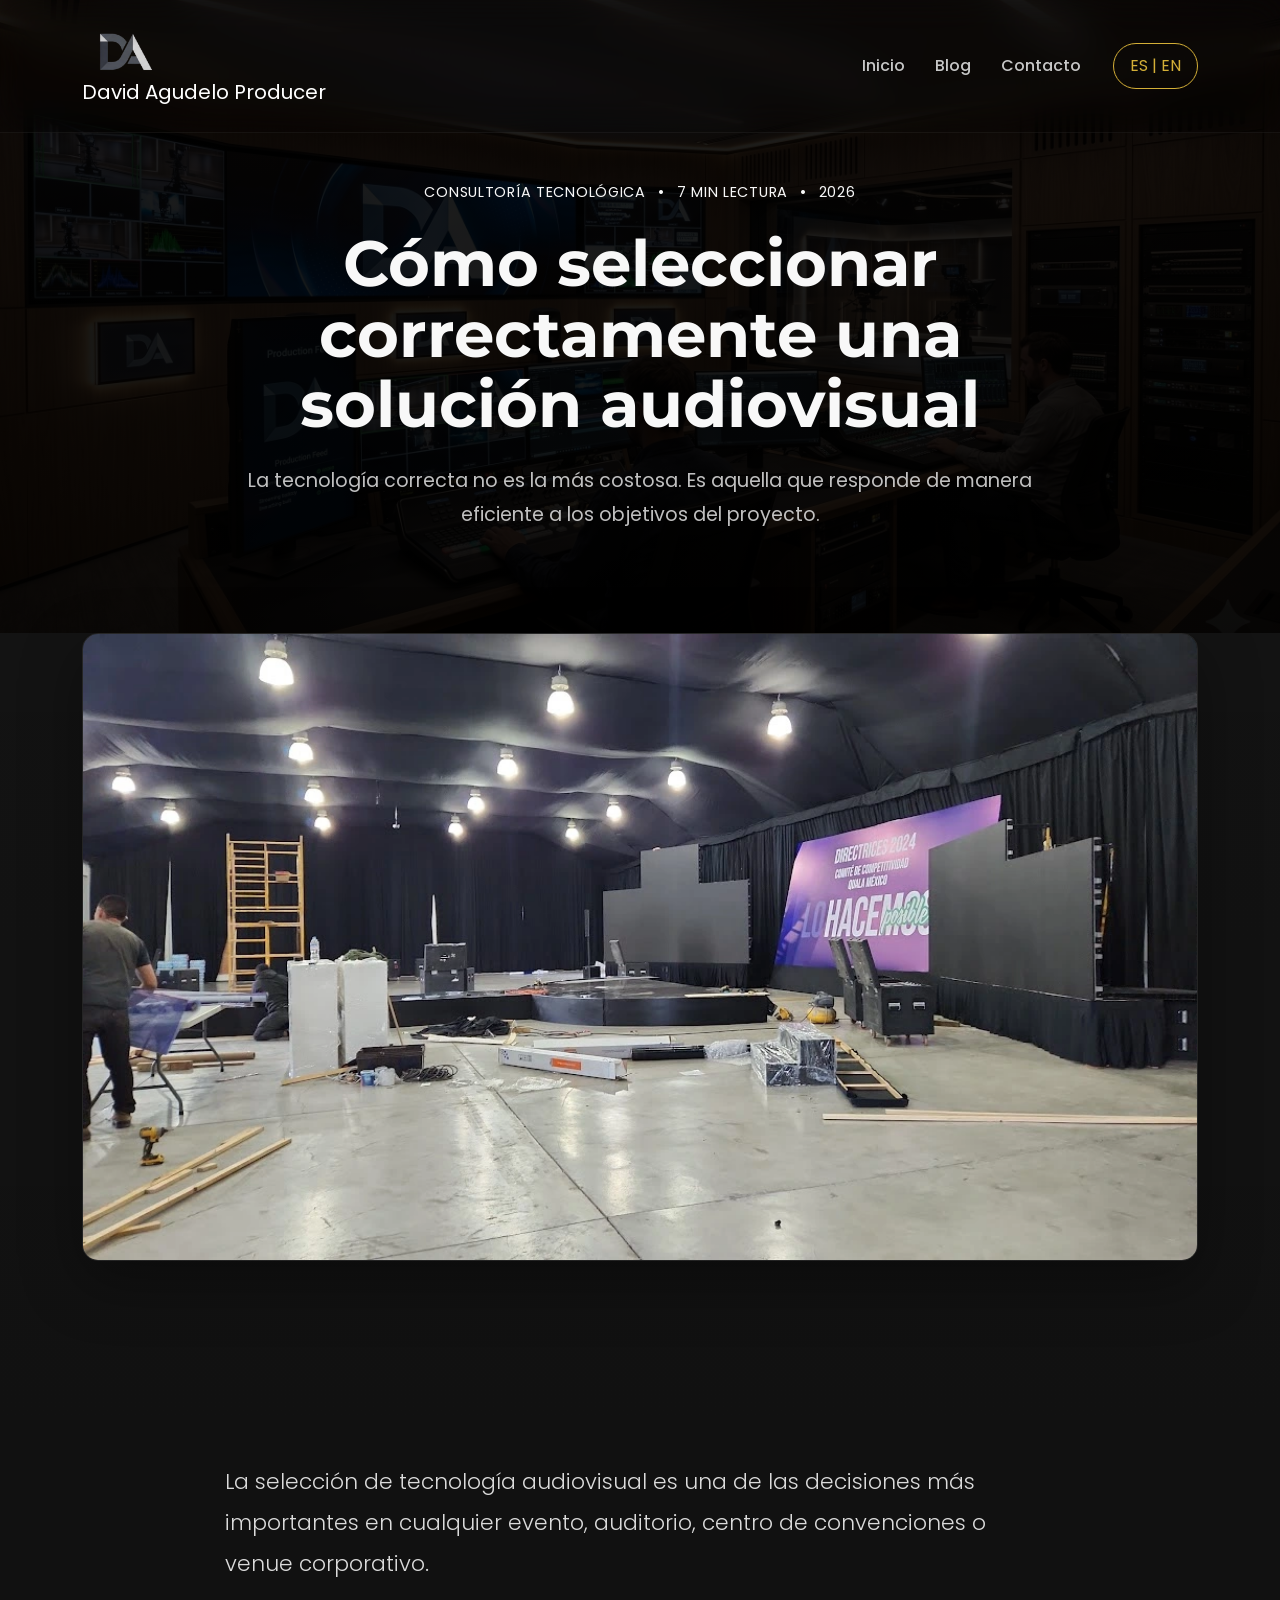
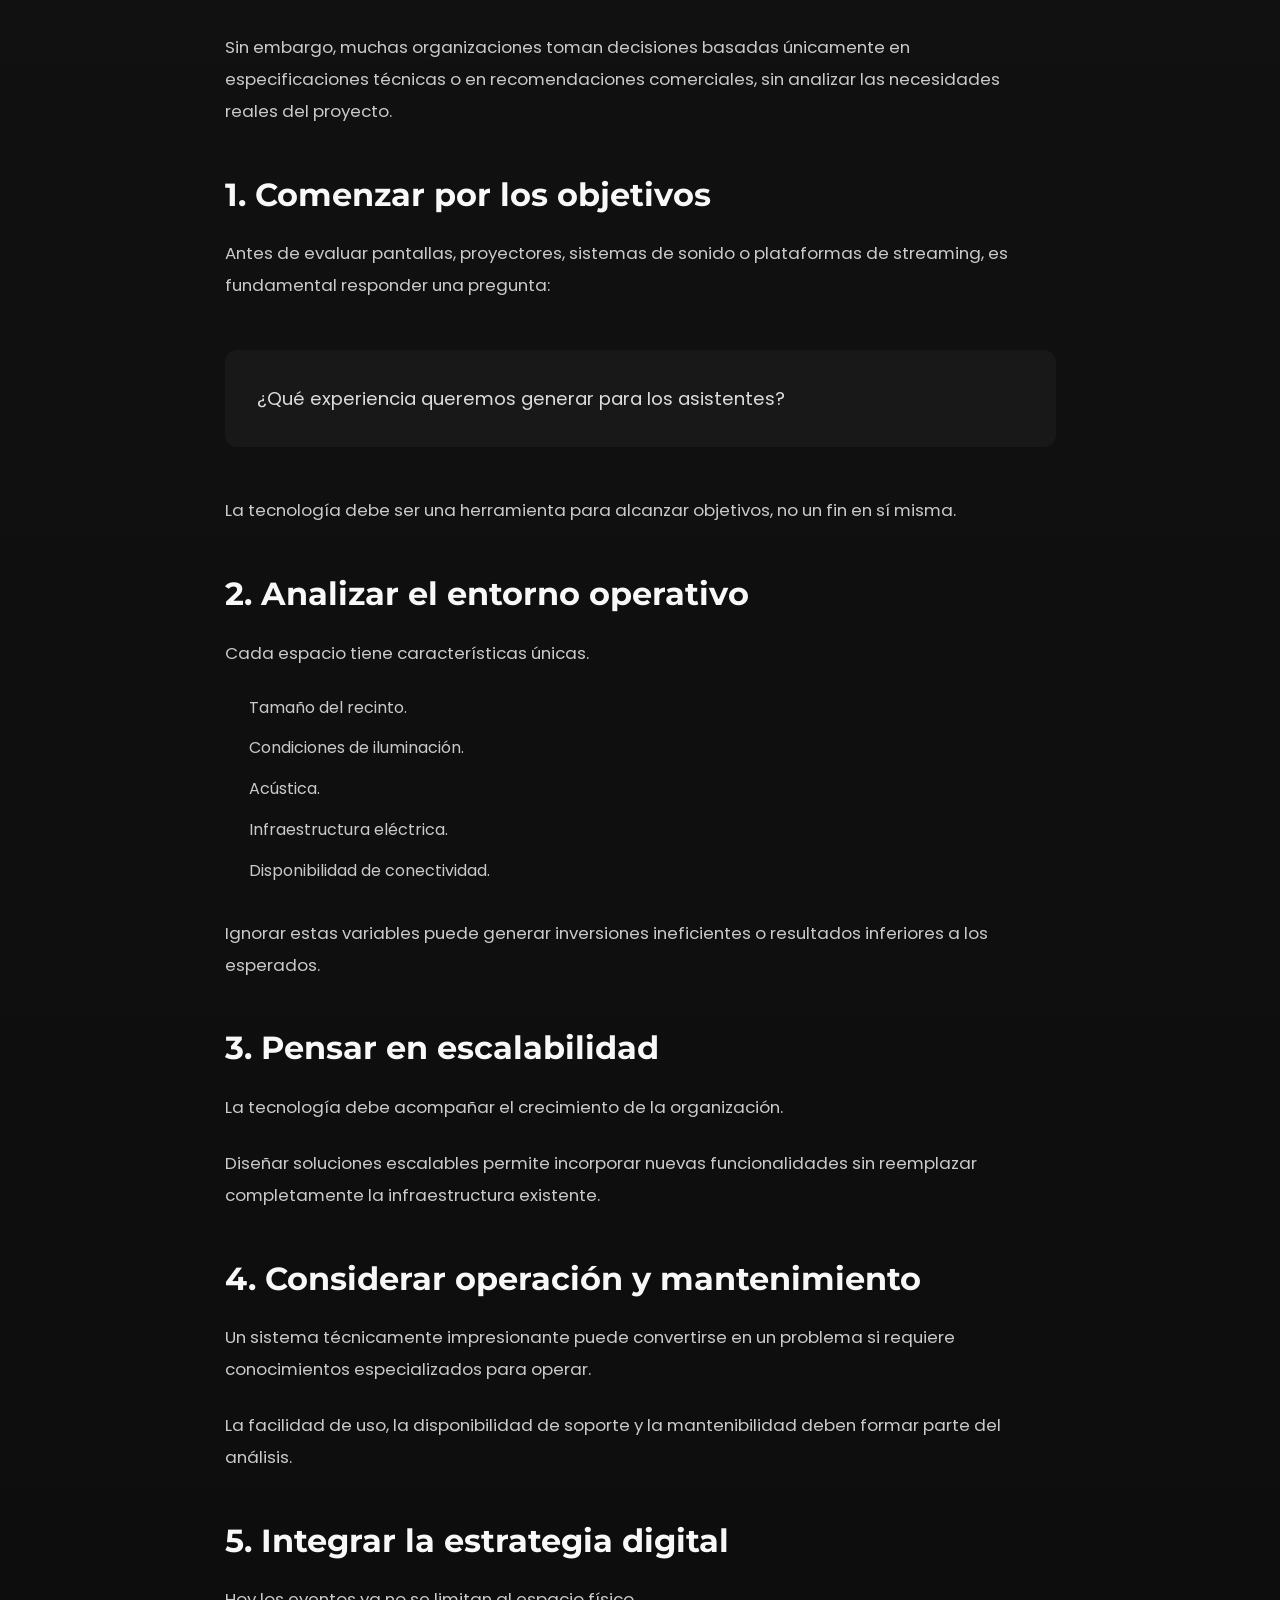
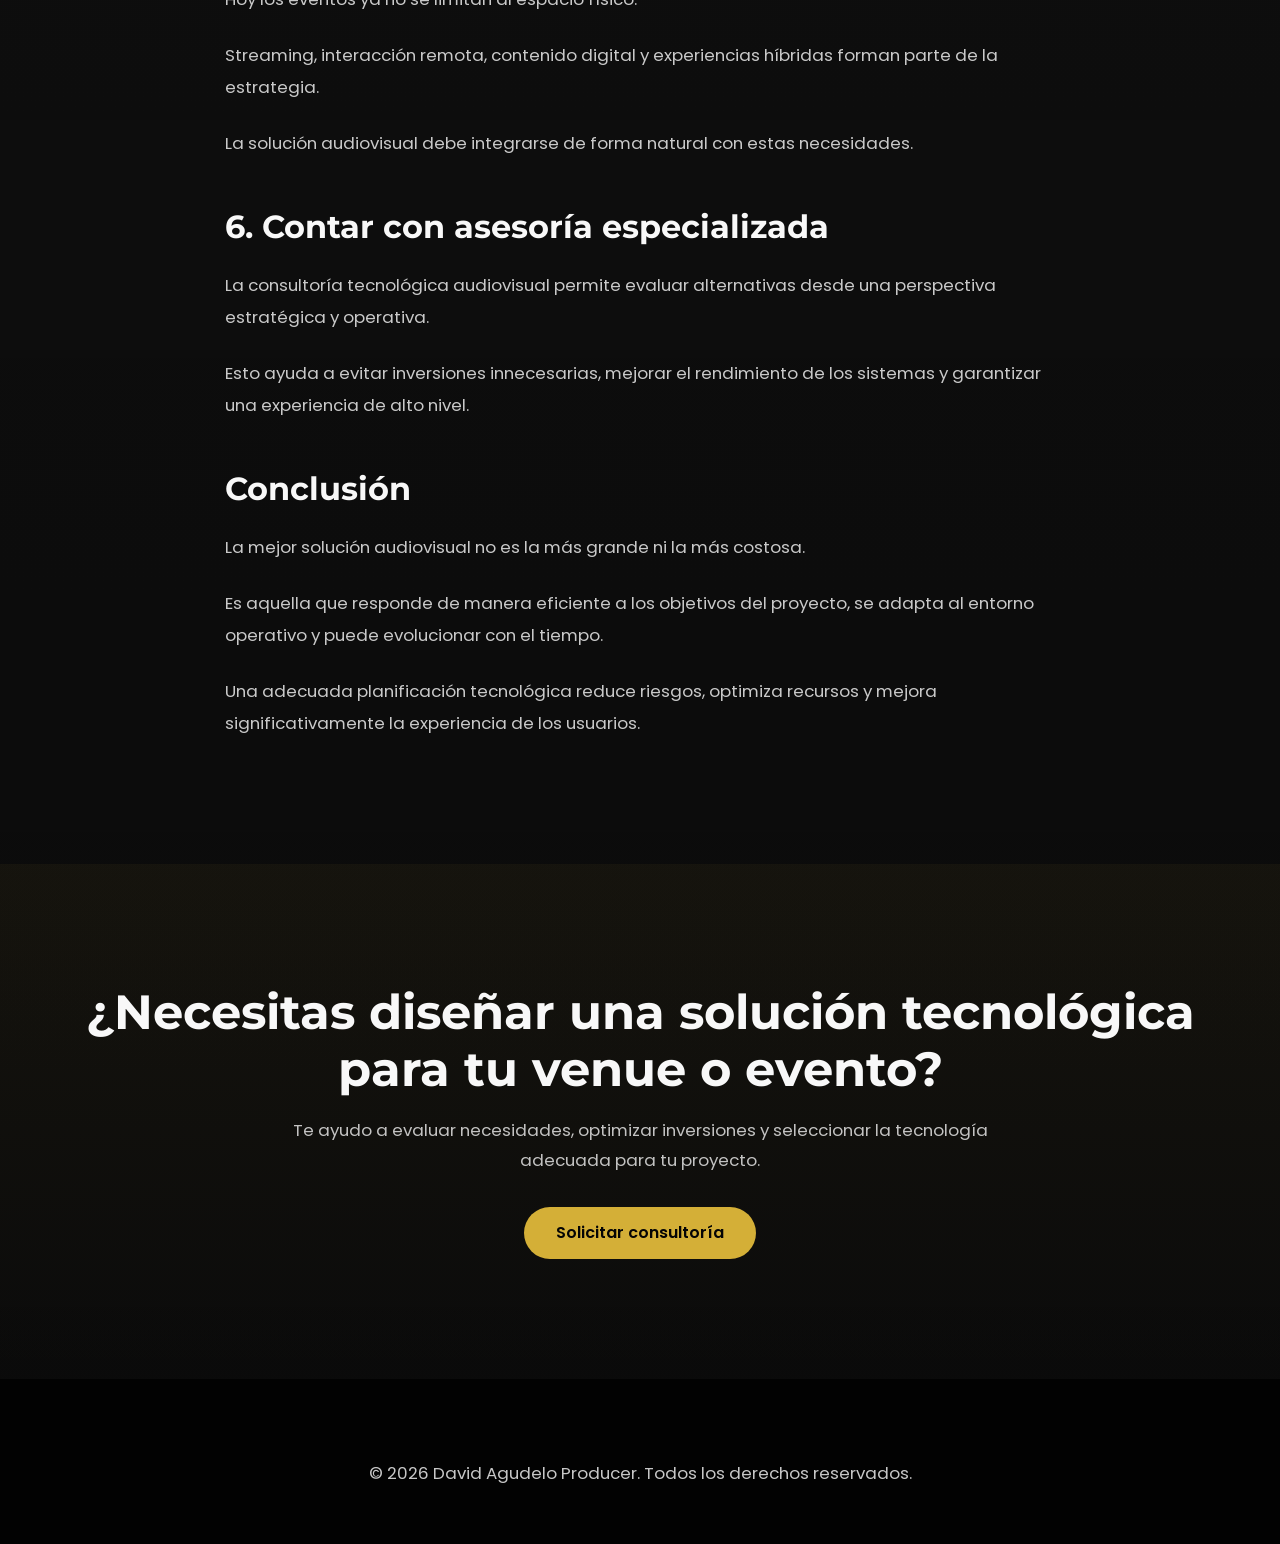
<file: pages/posts/articulo-03.html>
<!DOCTYPE html>
<html lang="es">

<head>

    <meta charset="UTF-8">
    <meta name="viewport" content="width=device-width, initial-scale=1.0">

    <title>Cómo seleccionar correctamente una solución audiovisual | David Agudelo Producer</title>

    <meta name="description"
        content="Guía para seleccionar tecnología audiovisual adecuada para eventos, auditorios, venues corporativos y proyectos de transmisión profesional.">

    <meta name="keywords"
        content="Consultoría Tecnológica Audiovisual, Tecnología para Eventos, Streaming Profesional, Producción Ejecutiva, Venue Technology">

    <meta name="author"
        content="David Agudelo Producer">

    <link rel="icon"
        href="../../assets/logo/favicon-32.png">

    <link href="https://cdn.jsdelivr.net/npm/bootstrap@5.3.3/dist/css/bootstrap.min.css"
        rel="stylesheet">

    <link href="https://cdn.jsdelivr.net/npm/bootstrap-icons@1.11.3/font/bootstrap-icons.css"
        rel="stylesheet">

    <link href="https://unpkg.com/aos@2.3.4/dist/aos.css"
        rel="stylesheet">

    <link rel="stylesheet"
        href="../../css/style.css">

        <!-- OPEN GRAPH -->

<meta property="og:type"
      content="website">

<meta property="og:site_name"
      content="David Agudelo Producer">

<meta property="og:title"
      content="David Agudelo Producer">

<meta property="og:description"
      content="Productor Ejecutivo, Consultor Tecnológico Audiovisual, Especialista en Streaming Profesional y Producción Audiovisual.">

<meta property="og:image"
      content="https://davidagudeloproducer.com/assets/images/og-cover.webp">

<meta property="og:url"
      content="https://davidagudeloproducer.com">

<!-- TWITTER/X -->

<meta name="twitter:card"
      content="summary_large_image">

<meta name="twitter:title"
      content="David Agudelo Producer">

<meta name="twitter:description"
      content="Producción Ejecutiva, Streaming Profesional y Consultoría Tecnológica Audiovisual.">

<meta name="twitter:image"
      content="https://davidagudeloproducer.com/assets/images/og-cover.webp">

            <link rel="canonical"
      href="https://davidagudeloproducer.com/pages/posts/articulo-03.html">

</head>

<body>

<!-- NAVBAR -->

<nav class="navbar navbar-expand-lg navbar-dark fixed-top custom-navbar">

    <div class="container">

        <a class="navbar-brand"
           href="../index.html">

            <img src="../../assets/logo/logo.png"
                 alt="David Agudelo Producer">
                 David Agudelo Producer

        </a>

        <button class="navbar-toggler"
                type="button"
                data-bs-toggle="collapse"
                data-bs-target="#navbarContent">

            <span class="navbar-toggler-icon"></span>

        </button>

        <div class="collapse navbar-collapse justify-content-end"
             id="navbarContent">

            <ul class="navbar-nav align-items-lg-center">

                <li class="nav-item">
                    <a class="nav-link"
                       href="../../index.html">Inicio</a>
                </li>

                <li class="nav-item">
                    <a class="nav-link"
                       href="../blog.html">Blog</a>
                </li>

                <li class="nav-item">
                    <a class="nav-link"
                       href="../contact.html">Contacto</a>
                </li>

                <li class="nav-item ms-lg-4">

                    <button class="language-btn">
                        ES | EN
                    </button>

                </li>

            </ul>

        </div>

    </div>

</nav>
    <!-- HERO -->

    <section class="article-hero">

        <div class="container">

            <div class="row justify-content-center">

                <div class="col-lg-10 text-center">

                    <div class="article-meta">

                        <span>Consultoría Tecnológica</span>
                        <span>•</span>
                        <span>7 min lectura</span>
                        <span>•</span>
                        <span>2026</span>

                    </div>

                    <h1>

                        Cómo seleccionar correctamente una solución audiovisual

                    </h1>

                    <p>

                        La tecnología correcta no es la más costosa.
                        Es aquella que responde de manera eficiente
                        a los objetivos del proyecto.

                    </p>

                </div>

            </div>

        </div>

    </section>

    <!-- IMAGEN -->

    <section class="article-cover">

        <div class="container">

            <img src="../../assets/images/blog/post03.webp"
                alt="Consultoría Tecnológica Audiovisual"
                class="img-fluid rounded-4">

        </div>

    </section>

    <!-- CONTENIDO -->

    <section class="article-content">

        <div class="container">

            <div class="row justify-content-center">

                <div class="col-lg-9">

                    <p class="lead">

                        La selección de tecnología audiovisual es una de las
                        decisiones más importantes en cualquier evento,
                        auditorio, centro de convenciones o venue corporativo.

                    </p>

                    <p>

                        Sin embargo, muchas organizaciones toman decisiones
                        basadas únicamente en especificaciones técnicas
                        o en recomendaciones comerciales, sin analizar
                        las necesidades reales del proyecto.

                    </p>

                    <h2>1. Comenzar por los objetivos</h2>

                    <p>

                        Antes de evaluar pantallas, proyectores,
                        sistemas de sonido o plataformas de streaming,
                        es fundamental responder una pregunta:

                    </p>

                    <blockquote>

                        ¿Qué experiencia queremos generar para los asistentes?

                    </blockquote>

                    <p>

                        La tecnología debe ser una herramienta para alcanzar
                        objetivos, no un fin en sí misma.

                    </p>

                    <h2>2. Analizar el entorno operativo</h2>

                    <p>

                        Cada espacio tiene características únicas.

                    </p>

                    <ul>

                        <li>Tamaño del recinto.</li>
                        <li>Condiciones de iluminación.</li>
                        <li>Acústica.</li>
                        <li>Infraestructura eléctrica.</li>
                        <li>Disponibilidad de conectividad.</li>

                    </ul>

                    <p>

                        Ignorar estas variables puede generar inversiones
                        ineficientes o resultados inferiores a los esperados.

                    </p>

                    <h2>3. Pensar en escalabilidad</h2>

                    <p>

                        La tecnología debe acompañar el crecimiento
                        de la organización.

                    </p>

                    <p>

                        Diseñar soluciones escalables permite incorporar
                        nuevas funcionalidades sin reemplazar
                        completamente la infraestructura existente.

                    </p>

                    <h2>4. Considerar operación y mantenimiento</h2>

                    <p>

                        Un sistema técnicamente impresionante puede
                        convertirse en un problema si requiere
                        conocimientos especializados para operar.

                    </p>

                    <p>

                        La facilidad de uso, la disponibilidad de soporte
                        y la mantenibilidad deben formar parte del análisis.

                    </p>

                    <h2>5. Integrar la estrategia digital</h2>

                    <p>

                        Hoy los eventos ya no se limitan al espacio físico.

                    </p>

                    <p>

                        Streaming, interacción remota, contenido digital
                        y experiencias híbridas forman parte de la estrategia.

                    </p>

                    <p>

                        La solución audiovisual debe integrarse de forma
                        natural con estas necesidades.

                    </p>

                    <h2>6. Contar con asesoría especializada</h2>

                    <p>

                        La consultoría tecnológica audiovisual permite
                        evaluar alternativas desde una perspectiva
                        estratégica y operativa.

                    </p>

                    <p>

                        Esto ayuda a evitar inversiones innecesarias,
                        mejorar el rendimiento de los sistemas
                        y garantizar una experiencia de alto nivel.

                    </p>

                    <h2>Conclusión</h2>

                    <p>

                        La mejor solución audiovisual no es la más grande
                        ni la más costosa.

                    </p>

                    <p>

                        Es aquella que responde de manera eficiente a los
                        objetivos del proyecto, se adapta al entorno
                        operativo y puede evolucionar con el tiempo.

                    </p>

                    <p>

                        Una adecuada planificación tecnológica reduce riesgos,
                        optimiza recursos y mejora significativamente
                        la experiencia de los usuarios.

                    </p>

                </div>

            </div>

        </div>

    </section>

    <!-- CTA -->

    <section class="article-cta">

        <div class="container text-center">

            <h2>

                ¿Necesitas diseñar una solución tecnológica para tu venue o evento?

            </h2>

            <p>

                Te ayudo a evaluar necesidades, optimizar inversiones
                y seleccionar la tecnología adecuada para tu proyecto.

            </p>

            <a href="../contact.html"
                class="btn btn-gold">

                Solicitar consultoría

            </a>

        </div>

    </section>

    <!-- FOOTER -->

    <footer class="footer">

        <div class="container text-center">

            <p>

                © 2026 David Agudelo Producer.
                Todos los derechos reservados.

            </p>

        </div>

    </footer>

    <script src="https://cdn.jsdelivr.net/npm/bootstrap@5.3.3/dist/js/bootstrap.bundle.min.js"></script>

    <script src="https://unpkg.com/aos@2.3.4/dist/aos.js"></script>

    <script>
        AOS.init({
            once: true,
            duration: 800
        });
    </script>

    <script src="../../js/main.js"></script>

</body>

</html>
</file>
<file: css/style.css>
/* =========================================
DAVID AGUDELO PRODUCER
PREMIUM STYLE SHEET
========================================= */

/* GOOGLE FONTS */

@import url('https://fonts.googleapis.com/css2?family=Montserrat:wght@300;400;500;600;700;800&family=Poppins:wght@300;400;500;600;700&display=swap');

/* =========================================
ROOT
========================================= */

:root {

    --black: #050505;
    --graphite: #121212;
    --charcoal: #1c1c1c;

    --silver: #c7c7c7;
    --silver-light: #e5e5e5;

    --gold: #d4af37;
    --gold-hover: #e0c15a;

    --white: #f8f8f8;

    --transition: all .35s ease;
    --radius: 14px;

    --container-width: 1320px;
}

/* =========================================
RESET
========================================= */

* {
    margin: 0;
    padding: 0;
    box-sizing: border-box;
}

html {
    scroll-behavior: smooth;
}

body {

    background: var(--black);

    color: var(--white);

    font-family: 'Poppins', sans-serif;

    overflow-x: hidden;

    line-height: 1.7;
}

img {
    max-width: 100%;
    display: block;
}

a {
    text-decoration: none;
}

ul {
    list-style: none;
}

/* =========================================
TYPOGRAPHY
========================================= */

h1,
h2,
h3,
h4,
h5,
h6 {

    font-family: 'Montserrat', sans-serif;

    font-weight: 700;

    line-height: 1.2;
}

h1 {
    font-size: clamp(2.8rem, 6vw, 5.5rem);
}

h2 {
    font-size: clamp(2rem, 4vw, 3rem);
}

h3 {
    font-size: 1.8rem;
}

p {

    color: var(--silver);

    font-size: 1.05rem;
}

/* =========================================
NAVBAR
========================================= */

.custom-navbar {

    background: rgba(5, 5, 5, 0.15);

    backdrop-filter: blur(18px);

    transition: var(--transition);

    padding: 18px 0;

    border-bottom: 1px solid rgba(255,255,255,0.05);
}

.navbar-brand img {

    height: 52px;

    width: auto;
}

.nav-link {

    color: var(--silver) !important;

    font-weight: 500;

    margin-left: 14px;

    transition: var(--transition);
}

.nav-link:hover {

    color: var(--gold) !important;
}

.language-btn {

    border: 1px solid var(--gold);

    background: transparent;

    color: var(--gold);

    padding: 8px 16px;

    border-radius: 50px;

    transition: var(--transition);
}

.language-btn:hover {

    background: var(--gold);

    color: var(--black);
}

/* =========================================
HERO
========================================= */

.hero {

    min-height: 100vh;

    position: relative;

    display: flex;

    align-items: center;

    background:
        linear-gradient(
            rgba(0,0,0,.75),
            rgba(0,0,0,.85)
        ),
        url("../assets/images/hero.jpg");

    background-size: cover;

    background-position: center;
}

.hero-overlay {

    position: absolute;

    inset: 0;

    background:
        radial-gradient(circle at center,
        rgba(212,175,55,.08),
        transparent 65%);
}

.hero-content {

    position: relative;

    z-index: 2;
}

.hero-tag {

    display: inline-block;

    color: var(--gold);

    letter-spacing: 3px;

    text-transform: uppercase;

    margin-bottom: 20px;

    font-size: .9rem;
}

.hero h1 {

    margin-bottom: 24px;

    max-width: 900px;
}

.hero p {

    max-width: 650px;

    margin-bottom: 35px;

    font-size: 1.15rem;
}

.hero-buttons {

    display: flex;

    gap: 15px;

    flex-wrap: wrap;
}

/* =========================================
BUTTONS
========================================= */

.btn {

    border-radius: 50px;

    padding: 14px 32px;

    font-weight: 600;

    transition: var(--transition);
}

.btn-gold {

    background: var(--gold);

    color: var(--black);

    border: none;
}

.btn-gold:hover {

    background: var(--gold-hover);

    transform: translateY(-3px);

    color: var(--black);
}

.btn-outline-light:hover {

    transform: translateY(-3px);
}

/* =========================================
SECTIONS
========================================= */

section {

    padding: 120px 0;
}

.section-dark {

    background: var(--graphite);
}

.section-light {

    background: #0b0b0b;
}

.section-title {

    margin-bottom: 70px;
}

.section-title h2 {

    color: var(--white);

    position: relative;
}

.section-title h2::after {

    content: "";

    width: 90px;

    height: 3px;

    background: var(--gold);

    display: block;

    margin: 20px auto 0;
}

/* =========================================
SPECIALTIES
========================================= */

.service-card {

    background: rgba(255,255,255,.03);

    border: 1px solid rgba(255,255,255,.06);

    border-radius: var(--radius);

    padding: 40px 30px;

    text-align: center;

    transition: var(--transition);

    height: 100%;
}

.service-card:hover {

    transform: translateY(-8px);

    border-color: rgba(212,175,55,.4);

    box-shadow:
        0 10px 30px rgba(0,0,0,.35);
}

.service-card i {

    font-size: 2rem;

    color: var(--gold);

    margin-bottom: 20px;
}

.service-card h4 {

    color: var(--white);

    font-size: 1.2rem;
}

/* =========================================
ABOUT
========================================= */

.profile-image {

    border-radius: 18px;

    overflow: hidden;

    box-shadow:
        0 15px 40px rgba(0,0,0,.4);
}

.section-light h2 {

    margin-bottom: 25px;
}

/* =========================================
STATS
========================================= */

.stats-section {

    background: var(--black);

    text-align: center;
}

.stats-section h2 {

    color: var(--gold);

    margin-bottom: 10px;

    font-size: 3rem;
}

.stats-section p {

    color: var(--silver-light);
}

/* =========================================
CTA
========================================= */

.cta-section {

    background:
        linear-gradient(
            135deg,
            rgba(212,175,55,.08),
            transparent
        );

    text-align: center;
}

.cta-section h2 {

    margin-bottom: 25px;
}

.cta-section p {

    max-width: 650px;

    margin: auto;

    margin-bottom: 35px;
}

/* =========================================
FOOTER
========================================= */

footer {

    background: #020202;

    padding: 80px 0 40px;
}

footer h4 {

    margin-bottom: 15px;
}

.social-icons {

    margin: 30px 0;
}

.social-icons a {

    color: var(--silver);

    font-size: 1.4rem;

    margin: 0 12px;

    transition: var(--transition);
}

.social-icons a:hover {

    color: var(--gold);

    transform: translateY(-3px);
}

.copyright {

    font-size: .9rem;

    color: #777;
}

/* =========================================
SCROLLBAR
========================================= */

::-webkit-scrollbar {
    width: 8px;
}

::-webkit-scrollbar-track {
    background: var(--black);
}

::-webkit-scrollbar-thumb {

    background: var(--gold);

    border-radius: 10px;
}

/* =========================================
RESPONSIVE
========================================= */

@media (max-width: 991px) {

    .hero {

        text-align: center;
    }

    .hero p {

        margin-left: auto;
        margin-right: auto;
    }

    .hero-buttons {

        justify-content: center;
    }

    .navbar-collapse {

        background: var(--graphite);

        margin-top: 15px;

        padding: 20px;

        border-radius: 12px;
    }
}

@media (max-width: 768px) {

    section {

        padding: 90px 0;
    }

    .hero {

        min-height: 90vh;
    }

    .service-card {

        padding: 30px 20px;
    }

    .stats-section h2 {

        font-size: 2.3rem;
    }
}

@media (max-width: 576px) {

    .hero h1 {

        font-size: 2.4rem;
    }

    .btn {

        width: 100%;
    }

    .hero-buttons {

        flex-direction: column;
    }
}
/* =========================================
PAGE HERO
========================================= */

.page-hero {

    min-height: 55vh;

    display: flex;

    align-items: center;

    text-align: center;

    position: relative;

    background:
        linear-gradient(
            rgba(0,0,0,.85),
            rgba(0,0,0,.85)
        ),
        url("../assets/images/page-banner.jpg");

    background-size: cover;

    background-position: center;

    padding-top: 120px;
}

.page-hero h1 {

    max-width: 1000px;

    margin: auto;

    margin-top: 20px;

    margin-bottom: 25px;
}

.page-hero p {

    max-width: 750px;

    margin: auto;
}

/* =========================================
TIMELINE ABOUT
========================================= */

.timeline {

    max-width: 900px;

    margin: auto;

    position: relative;
}

.timeline::before {

    content: "";

    position: absolute;

    left: 24px;

    top: 0;

    width: 2px;

    height: 100%;

    background: rgba(212,175,55,.3);
}

.timeline-item {

    position: relative;

    padding-left: 80px;

    margin-bottom: 50px;
}

.timeline-item:last-child {

    margin-bottom: 0;
}

.timeline-item::before {

    content: "";

    position: absolute;

    left: 14px;

    top: 8px;

    width: 22px;

    height: 22px;

    border-radius: 50%;

    background: var(--gold);

    box-shadow:
        0 0 15px rgba(212,175,55,.6);
}

.timeline-item h4 {

    color: var(--white);

    margin-bottom: 10px;
}

.timeline-item p {

    margin-bottom: 0;
}

/* =========================================
CAREER TIMELINE
========================================= */

.career-timeline {

    max-width: 1100px;

    margin: auto;
}

.career-item {

    background:
        rgba(255,255,255,.03);

    border:
        1px solid rgba(255,255,255,.06);

    border-left:
        4px solid var(--gold);

    border-radius:
        var(--radius);

    padding:
        35px;

    margin-bottom:
        30px;

    transition:
        var(--transition);
}

.career-item:hover {

    transform:
        translateY(-6px);

    border-left:
        4px solid var(--gold-hover);

    box-shadow:
        0 12px 35px rgba(0,0,0,.35);
}

.career-item span {

    color:
        var(--gold);

    font-weight:
        600;

    letter-spacing:
        1px;
}

.career-item h3 {

    margin-top:
        10px;

    margin-bottom:
        8px;
}

.career-item h4 {

    color:
        var(--silver-light);

    font-size:
        1rem;

    margin-bottom:
        15px;
}

/* =========================================
SKILLS GRID
========================================= */

.skills-grid {

    display: grid;

    grid-template-columns:
        repeat(auto-fit,minmax(220px,1fr));

    gap: 25px;
}

.skill-card {

    background:
        rgba(255,255,255,.03);

    border:
        1px solid rgba(255,255,255,.06);

    border-radius:
        var(--radius);

    padding:
        30px;

    text-align:
        center;

    transition:
        var(--transition);
}

.skill-card:hover {

    transform:
        translateY(-8px);

    border-color:
        rgba(212,175,55,.3);
}

.skill-card h4 {

    color:
        var(--gold);

    margin-bottom:
        15px;
}

.skill-card p {

    margin-bottom:
        0;
}

/* =========================================
VALUES SECTION
========================================= */

.value-card {

    text-align:
        center;

    padding:
        40px 30px;

    height:
        100%;
}

.value-card i {

    font-size:
        2.2rem;

    color:
        var(--gold);

    margin-bottom:
        20px;
}

/* =========================================
RESPONSIVE
========================================= */

@media(max-width:768px){

    .timeline-item{

        padding-left:60px;
    }

    .career-item{

        padding:25px;
    }

    .page-hero{

        min-height:45vh;
    }

}
.revealed {

    animation: fadeUp .7s ease forwards;

}

@keyframes fadeUp {

    from {

        opacity: 0;
        transform: translateY(30px);

    }

    to {

        opacity: 1;
        transform: translateY(0);

    }

}

.portfolio-item {

    opacity: 0;

}
.filter-btn {

    appearance: none;

    background-color: transparent !important;

    border: 1px solid rgba(255,255,255,.15) !important;

    color: var(--silver-light) !important;

    padding: 14px 24px;

    border-radius: 50px;

    cursor: pointer;

    transition: .3s ease;

    font-size: .95rem;

    font-weight: 500;

}

.filter-btn:hover {

    border-color: var(--gold) !important;

    color: var(--gold) !important;

}

.filter-btn.active {

    background: var(--gold) !important;

    color: #000 !important;

    border-color: var(--gold) !important;

}
.portfolio-filter-wrapper {

    display: flex;

    flex-wrap: wrap;

    justify-content: center;

    column-gap: 15px;

    row-gap: 18px;

    max-width: 1200px;

    margin: 0 auto;

}
.portfolio-filters {

    padding-top: 20px;

    padding-bottom: 20px;

}
.filter-btn {

    min-width: 200px;

    text-align: center;

}
/* ==================================================
   SERVICES PAGE
================================================== */

/* HERO */

.services-hero {

    min-height: 70vh;

    display: flex;

    align-items: center;

    justify-content: center;

    text-align: center;

    position: relative;

    padding-top: 120px;

    background:
        linear-gradient(
            rgba(0,0,0,.82),
            rgba(0,0,0,.90)
        ),
        url("../assets/images/portfolio/destacados/hero_03.webp");

    background-size: cover;
    background-position: center;
    background-attachment: fixed;
}

.services-hero h1 {

    max-width: 950px;

    margin: 25px auto;

    color: #ffffff;
}

.services-hero p {

    max-width: 750px;

    margin: 0 auto 35px;

    color: var(--silver-light);
}

/* SERVICES */

.services-section {

    padding: 120px 0;

    background: #0b0b0b;
}

.service-card {

    height: 100%;

    background: #111111;

    border: 1px solid rgba(255,255,255,.06);

    border-radius: 20px;

    padding: 40px;

    transition: .35s ease;

    position: relative;

    overflow: hidden;
}

.service-card::before {

    content: "";

    position: absolute;

    top: 0;

    left: 0;

    width: 100%;

    height: 3px;

    background: var(--gold);

    transform: scaleX(0);

    transition: .35s ease;
}

.service-card:hover {

    transform: translateY(-8px);

    border-color: rgba(201,168,106,.35);

    box-shadow:
        0 15px 40px rgba(0,0,0,.35);
}

.service-card:hover::before {

    transform: scaleX(1);
}

.service-icon {

    width: 70px;

    height: 70px;

    display: flex;

    align-items: center;

    justify-content: center;

    border-radius: 50%;

    background: rgba(201,168,106,.12);

    margin-bottom: 25px;
}

.service-icon i {

    font-size: 1.8rem;

    color: var(--gold);
}

.service-card h3 {

    color: #ffffff;

    margin-bottom: 20px;
}

.service-card ul {

    list-style: none;

    padding-left: 0;

    margin-bottom: 25px;
}

.service-card ul li {

    padding: 10px 0;

    border-bottom: 1px solid rgba(255,255,255,.05);

    color: var(--silver-light);
}

.service-card ul li:last-child {

    border-bottom: none;
}

.service-card p {

    color: var(--silver);

    margin-bottom: 0;
}

/* METHODOLOGY */

.methodology-section {

    padding: 120px 0;

    background: #050505;
}

.method-card {

    height: 100%;

    padding: 40px 25px;

    border-radius: 18px;

    background: #111111;

    border: 1px solid rgba(255,255,255,.05);

    transition: .35s ease;
}

.method-card:hover {

    transform: translateY(-6px);

    border-color: rgba(201,168,106,.30);
}

.method-card span {

    display: inline-block;

    width: 60px;

    height: 60px;

    line-height: 60px;

    text-align: center;

    border-radius: 50%;

    background: var(--gold);

    color: #000;

    font-weight: 700;

    margin-bottom: 20px;
}

.method-card h4 {

    color: #ffffff;

    margin-bottom: 15px;
}

.method-card p {

    color: var(--silver-light);

    margin-bottom: 0;
}

/* ADVANTAGES */

.advantages-section {

    padding: 120px 0;

    background: #0d0d0d;
}

.advantage-card {

    height: 100%;

    background: #121212;

    border-radius: 18px;

    padding: 35px;

    border-left: 4px solid var(--gold);

    transition: .35s ease;
}

.advantage-card:hover {

    transform: translateY(-5px);

    box-shadow:
        0 10px 30px rgba(0,0,0,.35);
}

.advantage-card h4 {

    color: #ffffff;

    margin-bottom: 15px;
}

.advantage-card p {

    margin-bottom: 0;

    color: var(--silver-light);
}

/* CTA */

.cta-section {

    padding: 120px 0;

    text-align: center;

    background:
        linear-gradient(
            rgba(0,0,0,.88),
            rgba(0,0,0,.92)
        ),
        url("../assets/images/portfolio/destacados/hero_04.webp");

    background-size: cover;

    background-position: center;
}

.cta-section h2 {

    max-width: 900px;

    margin: 0 auto 25px;

    color: #ffffff;
}

.cta-section p {

    max-width: 700px;

    margin: 0 auto 40px;

    color: var(--silver-light);
}

/* RESPONSIVE */

@media (max-width: 992px) {

    .services-hero {

        background-attachment: scroll;
    }

    .service-card {

        padding: 30px;
    }

}

@media (max-width: 768px) {

    .services-hero {

        min-height: 60vh;
    }

    .method-card,
    .advantage-card {

        margin-bottom: 15px;
    }

}
/* ==================================================
   SERVICES.JS EFFECTS
================================================== */

.service-active {

    border-color: rgba(201,168,106,.5) !important;

}

.advantage-active {

    border-left-width: 6px;

}

.revealed {

    animation: serviceFadeUp .7s ease forwards;

}

@keyframes serviceFadeUp {

    from {

        opacity: 0;

        transform: translateY(25px);

    }

    to {

        opacity: 1;

        transform: translateY(0);

    }

}
/* ==================================================
   CONTACT PAGE
================================================== */

/* HERO */

.contact-hero {

    min-height: 70vh;

    display: flex;

    align-items: center;

    justify-content: center;

    text-align: center;

    padding-top: 120px;

    position: relative;

    background:
        linear-gradient(
            rgba(0,0,0,.82),
            rgba(0,0,0,.92)
        ),
        url("../assets/images/portfolio/destacados/hero_05.webp");

    background-size: cover;
    background-position: center;
    background-attachment: fixed;
}

.contact-hero h1 {

    max-width: 900px;

    margin: 25px auto;

    color: #ffffff;
}

.contact-hero p {

    max-width: 750px;

    margin: 0 auto 40px;

    color: var(--silver-light);
}

.hero-buttons {

    display: flex;

    gap: 15px;

    justify-content: center;

    flex-wrap: wrap;
}

/* CONTACT INFO */

.contact-info-section {

    padding: 120px 0;

    background: #0b0b0b;
}

.contact-card {

    height: 100%;

    padding: 40px;

    text-align: center;

    border-radius: 20px;

    background: #111111;

    border: 1px solid rgba(255,255,255,.05);

    transition: .35s ease;
}

.contact-card:hover {

    transform: translateY(-8px);

    border-color: rgba(201,168,106,.35);

    box-shadow:
        0 15px 40px rgba(0,0,0,.35);
}

.contact-card i {

    font-size: 2.2rem;

    color: var(--gold);

    margin-bottom: 20px;
}

.contact-card h3 {

    color: #ffffff;

    margin-bottom: 15px;
}

.contact-card p {

    color: var(--silver-light);

    margin-bottom: 10px;
}

.contact-card span {

    color: var(--silver);

    display: block;
}

.contact-card a {

    color: var(--gold);

    text-decoration: none;

    font-weight: 600;
}

.contact-card a:hover {

    opacity: .85;
}

/* FORMULARIO */

.contact-form-section {

    padding: 120px 0;

    background: #050505;
}

.contact-form-section .section-title {

    margin-bottom: 60px;
}

#whatsappForm {

    background: #111111;

    padding: 50px;

    border-radius: 20px;

    border: 1px solid rgba(255,255,255,.05);
}

.form-label {

    color: #ffffff;

    margin-bottom: 10px;

    font-weight: 500;
}

.form-control,
.form-select {

    background: #181818;

    border: 1px solid rgba(255,255,255,.08);

    color: #ffffff;

    min-height: 52px;
}

.form-control:focus,
.form-select:focus {

    background: #181818;

    color: #ffffff;

    border-color: var(--gold);

    box-shadow: none;
}

textarea.form-control {

    min-height: 180px;

    resize: vertical;
}

.form-control::placeholder {

    color: rgba(255,255,255,.45);
}

/* REDES */

.social-section {

    padding: 120px 0;

    background: #0b0b0b;
}

.social-grid {

    display: grid;

    grid-template-columns:
        repeat(auto-fit,minmax(220px,1fr));

    gap: 20px;
}

.social-grid a {

    background: #111111;

    border: 1px solid rgba(255,255,255,.05);

    border-radius: 16px;

    padding: 25px;

    text-align: center;

    color: #ffffff;

    text-decoration: none;

    transition: .35s ease;
}

.social-grid a:hover {

    transform: translateY(-5px);

    border-color: rgba(201,168,106,.35);

    color: var(--gold);
}

.social-grid i {

    display: block;

    font-size: 2rem;

    margin-bottom: 15px;
}

/* FAQ */

.faq-section {

    padding: 120px 0;

    background: #050505;
}

.accordion-item {

    background: #111111;

    border: 1px solid rgba(255,255,255,.05);

    margin-bottom: 15px;

    border-radius: 12px !important;

    overflow: hidden;
}

.accordion-button {

    background: #111111;

    color: #ffffff;

    font-weight: 600;

    box-shadow: none;
}

.accordion-button:not(.collapsed) {

    background: #151515;

    color: var(--gold);
}

.accordion-button:focus {

    box-shadow: none;
}

.accordion-body {

    background: #111111;

    color: var(--silver-light);
}

.accordion-button::after {

    filter: invert(1);
}

/* CTA FINAL */

.cta-section {

    padding: 120px 0;

    background:
        linear-gradient(
            rgba(0,0,0,.85),
            rgba(0,0,0,.90)
        ),
        url("../assets/images/portfolio/destacados/hero_04.webp");

    background-size: cover;

    background-position: center;

    text-align: center;
}

.cta-section h2 {

    color: #ffffff;

    max-width: 900px;

    margin: 0 auto 20px;
}

.cta-section p {

    max-width: 700px;

    margin: 0 auto 40px;

    color: var(--silver-light);
}

/* RESPONSIVE */

@media (max-width: 992px) {

    .contact-hero {

        background-attachment: scroll;
    }

    #whatsappForm {

        padding: 35px;
    }

}

@media (max-width: 768px) {

    .contact-hero {

        min-height: 60vh;
    }

    .contact-card {

        padding: 30px;
    }

    #whatsappForm {

        padding: 25px;
    }

}
/* ==========================================
   CONTACT.JS EFFECTS
========================================== */

.field-active label {

    color: var(--gold);

    transition: .3s ease;

}

#whatsappForm button:disabled {

    opacity: .7;

    cursor: not-allowed;

}
/* ==================================================
BLOG
================================================== */

.blog-hero {
    min-height: 85vh;
    display: flex;
    align-items: center;
    text-align: center;
    padding: 140px 0 100px;
    background:
        linear-gradient(
            rgba(0,0,0,.85),
            rgba(0,0,0,.92)
        ),
        url('../assets/images/blog/blog-hero.webp')
        center center / cover no-repeat;
}

.blog-hero h1 {
    font-size: clamp(2.5rem, 5vw, 4.8rem);
    font-weight: 700;
    color: var(--color-white);
    margin-bottom: 1.5rem;
    line-height: 1.1;
}

.blog-hero p {
    max-width: 850px;
    margin: 0 auto;
    color: rgba(255,255,255,.75);
    font-size: 1.15rem;
    line-height: 1.8;
}

.hero-buttons {
    margin-top: 2rem;
    display: flex;
    justify-content: center;
    gap: 1rem;
    flex-wrap: wrap;
}

/* ==================================================
CATEGORIAS
================================================== */

.blog-categories {
    padding: 50px 0;
    background: #0f0f0f;
    border-top: 1px solid rgba(212,175,55,.15);
    border-bottom: 1px solid rgba(212,175,55,.15);
}

.category-wrapper {
    display: flex;
    justify-content: center;
    gap: .85rem;
    flex-wrap: wrap;
}

.blog-category {
    background: transparent;
    color: var(--color-silver);
    border: 1px solid rgba(255,255,255,.15);
    border-radius: 999px;
    padding: .85rem 1.4rem;
    transition: .3s ease;
    font-size: .95rem;
    font-weight: 500;
}

.blog-category:hover {
    border-color: var(--color-gold);
    color: var(--color-gold);
    transform: translateY(-2px);
}

.blog-category.active {
    background: var(--color-gold);
    color: #000;
    border-color: var(--color-gold);
}

/* ==================================================
ARTICULOS DESTACADOS
================================================== */

.featured-posts {
    padding: 100px 0;
}

.blog-card {
    height: 100%;
    overflow: hidden;
    border-radius: 18px;
    background: #121212;
    border: 1px solid rgba(255,255,255,.08);
    transition: all .35s ease;
}

.blog-card:hover {
    transform: translateY(-10px);
    border-color: rgba(212,175,55,.4);
    box-shadow:
        0 15px 40px rgba(0,0,0,.45);
}

.blog-card img {
    width: 100%;
    height: 260px;
    object-fit: cover;
    display: block;
}

.blog-card-content {
    padding: 1.8rem;
}

.blog-category-tag {
    display: inline-block;
    font-size: .75rem;
    letter-spacing: .08em;
    text-transform: uppercase;
    color: var(--color-gold);
    margin-bottom: 1rem;
}

.blog-card h3 {
    font-size: 1.35rem;
    line-height: 1.4;
    margin-bottom: 1rem;
    color: var(--color-white);
}

.blog-card p {
    color: rgba(255,255,255,.70);
    line-height: 1.7;
    margin-bottom: 1.5rem;
}

.blog-card a {
    color: var(--color-gold);
    text-decoration: none;
    font-weight: 600;
    transition: .3s;
}

.blog-card a:hover {
    opacity: .8;
}

/* ==================================================
GRID DE ARTICULOS
================================================== */

.blog-grid {
    padding: 100px 0;
}

.blog-grid-item {
    background: #121212;
    border-radius: 18px;
    overflow: hidden;
    height: 100%;
    border: 1px solid rgba(255,255,255,.08);
    transition: .35s;
}

.blog-grid-item:hover {
    transform: translateY(-8px);
    border-color: rgba(212,175,55,.35);
}

.blog-grid-item img {
    width: 100%;
    height: 220px;
    object-fit: cover;
}

.blog-grid-content {
    padding: 1.5rem;
}

.blog-grid-meta {
    display: flex;
    gap: 1rem;
    margin-bottom: .75rem;
    font-size: .85rem;
    color: rgba(255,255,255,.50);
}

.blog-grid-content h4 {
    color: var(--color-white);
    font-size: 1.2rem;
    margin-bottom: .8rem;
}

.blog-grid-content p {
    color: rgba(255,255,255,.65);
    line-height: 1.7;
}

/* ==================================================
NEWSLETTER SOCIAL
================================================== */

.blog-newsletter {
    padding: 100px 0;
    text-align: center;
    background:
        linear-gradient(
            180deg,
            rgba(212,175,55,.04),
            transparent
        );
}

.blog-newsletter h2 {
    margin-bottom: 1rem;
}

.blog-newsletter p {
    max-width: 700px;
    margin: 0 auto 2rem;
    color: rgba(255,255,255,.70);
}

.blog-social-links {
    display: flex;
    justify-content: center;
    gap: 1rem;
    flex-wrap: wrap;
}

.blog-social-links a {
    width: 55px;
    height: 55px;
    border-radius: 50%;
    border: 1px solid rgba(255,255,255,.15);
    display: flex;
    align-items: center;
    justify-content: center;
    color: var(--color-white);
    text-decoration: none;
    transition: .3s;
}

.blog-social-links a:hover {
    border-color: var(--color-gold);
    color: var(--color-gold);
    transform: translateY(-3px);
}

/* ==================================================
CTA FINAL
================================================== */

.blog-cta {
    padding: 120px 0;
    text-align: center;
    background:
        linear-gradient(
            rgba(0,0,0,.85),
            rgba(0,0,0,.95)
        );
}

.blog-cta h2 {
    font-size: clamp(2rem,4vw,3rem);
    margin-bottom: 1rem;
}

.blog-cta p {
    max-width: 750px;
    margin: 0 auto 2rem;
    color: rgba(255,255,255,.75);
    line-height: 1.8;
}

/* ==================================================
RESPONSIVE
================================================== */

@media (max-width: 991px) {

    .blog-hero {
        min-height: auto;
        padding: 140px 0 80px;
    }

    .blog-card img {
        height: 220px;
    }

}

@media (max-width: 768px) {

    .blog-hero h1 {
        font-size: 2.4rem;
    }

    .blog-hero p {
        font-size: 1rem;
    }

    .blog-category {
        font-size: .85rem;
        padding: .75rem 1rem;
    }

    .blog-card-content {
        padding: 1.4rem;
    }

}

@media (max-width: 576px) {

    .hero-buttons {
        flex-direction: column;
        align-items: center;
    }

    .hero-buttons .btn {
        width: 100%;
        max-width: 280px;
    }

}
/* ==================================================
ARTICLE PAGES
================================================== */

.article-hero {

    padding: 180px 0 100px;

    text-align: center;

    background:
        linear-gradient(
            rgba(0,0,0,.88),
            rgba(0,0,0,.92)
        ),
        url('../assets/images/blog/blog-hero.webp')
        center center / cover no-repeat;

}

.article-meta {

    display: flex;

    justify-content: center;

    align-items: center;

    gap: .75rem;

    flex-wrap: wrap;

    margin-bottom: 1.5rem;

    color: var(--color-gold);

    font-size: .9rem;

    letter-spacing: .05em;

    text-transform: uppercase;

}

.article-hero h1 {

    max-width: 1000px;

    margin: 0 auto 1.5rem;

    font-size: clamp(2.5rem, 5vw, 4.5rem);

    font-weight: 700;

    line-height: 1.1;

    color: var(--color-white);

}

.article-hero p {

    max-width: 800px;

    margin: 0 auto;

    font-size: 1.2rem;

    color: rgba(255,255,255,.75);

    line-height: 1.8;

}

/* ==================================================
COVER
================================================== */

.article-cover {

    padding: 0 0 80px;

}

.article-cover img {

    width: 100%;

    border-radius: 24px;

    border: 1px solid rgba(255,255,255,.08);

    box-shadow:
        0 20px 60px rgba(0,0,0,.35);

}

/* ==================================================
CONTENT
================================================== */

.article-content {

    padding-bottom: 100px;

}

.article-content .lead {

    font-size: 1.35rem;

    line-height: 1.9;

    color: rgba(255,255,255,.85);

    margin-bottom: 3rem;

}

.article-content h2 {

    margin-top: 3rem;

    margin-bottom: 1.5rem;

    font-size: 2rem;

    color: var(--color-gold);

}

.article-content p {

    color: rgba(255,255,255,.78);

    line-height: 1.9;

    margin-bottom: 1.5rem;

}

.article-content ul {

    margin-bottom: 2rem;

    padding-left: 1.5rem;

}

.article-content li {

    margin-bottom: .75rem;

    color: rgba(255,255,255,.78);

    line-height: 1.8;

}

/* ==================================================
QUOTE
================================================== */

.article-content blockquote {

    margin: 3rem 0;

    padding: 2rem;

    border-left: 4px solid var(--color-gold);

    background: rgba(255,255,255,.03);

    border-radius: 12px;

    color: rgba(255,255,255,.85);

    font-size: 1.15rem;

    line-height: 1.8;

}

/* ==================================================
CTA
================================================== */

.article-cta {

    padding: 120px 0;

    text-align: center;

    background:
        linear-gradient(
            rgba(212,175,55,.05),
            transparent
        );

}

.article-cta h2 {

    margin-bottom: 1rem;

    font-size: clamp(
        2rem,
        4vw,
        3rem
    );

}

.article-cta p {

    max-width: 700px;

    margin: 0 auto 2rem;

    color: rgba(255,255,255,.75);

    line-height: 1.8;

}

/* ==================================================
RESPONSIVE
================================================== */

@media (max-width: 991px) {

    .article-hero {

        padding: 150px 0 80px;

    }

    .article-content .lead {

        font-size: 1.2rem;

    }

}

@media (max-width: 768px) {

    .article-hero h1 {

        font-size: 2.4rem;

    }

    .article-hero p {

        font-size: 1rem;

    }

    .article-content h2 {

        font-size: 1.6rem;

    }

}

@media (max-width: 576px) {

    .article-meta {

        font-size: .75rem;

        gap: .4rem;

    }

}
/* ==================================================
404 PAGE
================================================== */

body {

    background:
        linear-gradient(
            rgba(0,0,0,.92),
            rgba(0,0,0,.96)
        );

}

.btn-outline-light {

    border: 1px solid rgba(255,255,255,.25);

    color: var(--color-white);

    transition: .3s ease;

}

.btn-outline-light:hover {

    background: var(--color-white);

    color: var(--color-black);

}
/* CSS para crear una cuadrícula fluida que elimina los huecos */
.galeria-fluida {
    display: block; /* Rompe la estructura rígida de filas de Bootstrap */
    column-count: 1;
    column-gap: 1.5rem; /* Espaciado entre columnas */
}

/* Ajuste de columnas por tamaño de pantalla (Responsivo) */
@media (min-width: 768px) {
    .galeria-fluida {
        column-count: 2; /* 2 columnas en tablets */
    }
}

@media (min-width: 992px) {
    .galeria-fluida {
        column-count: 3; /* 3 columnas en pantallas grandes */
    }
}

/* Asegura que las tarjetas y fotos no se corten a la mitad entre columnas */
.galeria-fluida .portfolio-item {
    display: inline-block;
    width: 100%;
    margin-bottom: 1.5rem;
}

.galeria-fluida .portfolio-item img {
    width: 100%;
    height: auto;
    display: block;
    border-radius: 8px; /* Opcional: bordes suaves para mejorar la estética */
}
/* Contenedor principal del Lightbox */
.lightbox {
    position: fixed;
    top: 0;
    left: 0;
    width: 100%;
    height: 100%;
    background-color: rgba(0, 0, 0, 0.9);
    z-index: 9999;
    display: flex; /* Lo dejamos en flex de forma permanente */
    justify-content: center;
    align-items: center;

    /* ESTADO INICIAL (OCULTO) */
    opacity: 0;
    visibility: hidden;

    /* TRANSICIÓN DE SALIDA (Suave y fluida) */
    transition: opacity 0.3s ease, visibility 0.3s ease;
}

/* Imagen dentro del Lightbox */
.lightbox img {
    max-width: 90%;
    max-height: 80vh;
    object-fit: contain;
    border: 3px solid #d4af37;
    border-radius: 4px;

    /* ESTADO INICIAL DE LA IMAGEN (Un poco más pequeña para el efecto de escala) */
    transform: scale(0.95);
    transition: transform 0.3s cubic-bezier(0.4, 0, 0.2, 1);
}

/* ESTADO ACTIVO (CUANDO SE ABRE) */
.lightbox.active {
    opacity: 1;
    visibility: visible;
}

/* Cuando el lightbox se activa, la imagen recupera su tamaño original */
.lightbox.active img {
    transform: scale(1);
}

/* Botón de cerrar (La X) */
.lightbox-close {
    position: absolute;
    top: 20px;
    right: 30px;
    color: #ffffff;
    font-size: 40px;
    cursor: pointer;
    z-index: 10000;
    transition: color 0.3s ease;
}

.lightbox-close:hover {
    color: #ffd700;
}
/* Contenedor del título dentro del Lightbox */
.lightbox-title {
    position: absolute;
    bottom: 30px; /* Lo ubica en la parte inferior de la pantalla */
    color: #ffffff;
    font-family: 'Poppins', sans-serif;
    font-size: 1.25rem;
    font-weight: 250;
    text-align: center;
    letter-spacing: 1px;
    background-color: rgba(0, 0, 0, 0.6); /* Fondo sutil para asegurar legibilidad */
    padding: 8px 16px;
    border-radius: 4px;
    max-width: 80%;

    /* Sigue la misma animación de entrada del lightbox */
    opacity: 0;
    transform: translateY(10px);
    transition: opacity 0.6s ease, transform 0.6s ease;
}

/* Cuando el lightbox se activa, el título aparece suavemente hacia arriba */
.lightbox.active .lightbox-title {
    opacity: 2;
    transform: translateY(0);
}

/* ==================================
MOBILE TYPOGRAPHY
================================== */

@media (max-width: 768px) {

    body {

        font-size: 1rem;

    }

    h1 {

        font-size: 2.3rem !important;

    }

    h2 {

        font-size: 1.9rem !important;

    }

    h3 {

        font-size: 1.5rem !important;

    }

    p {

        font-size: 1rem !important;

        line-height: 1.7;

    }

    .lead {

        font-size: 1.1rem !important;

    }

}
</file>
